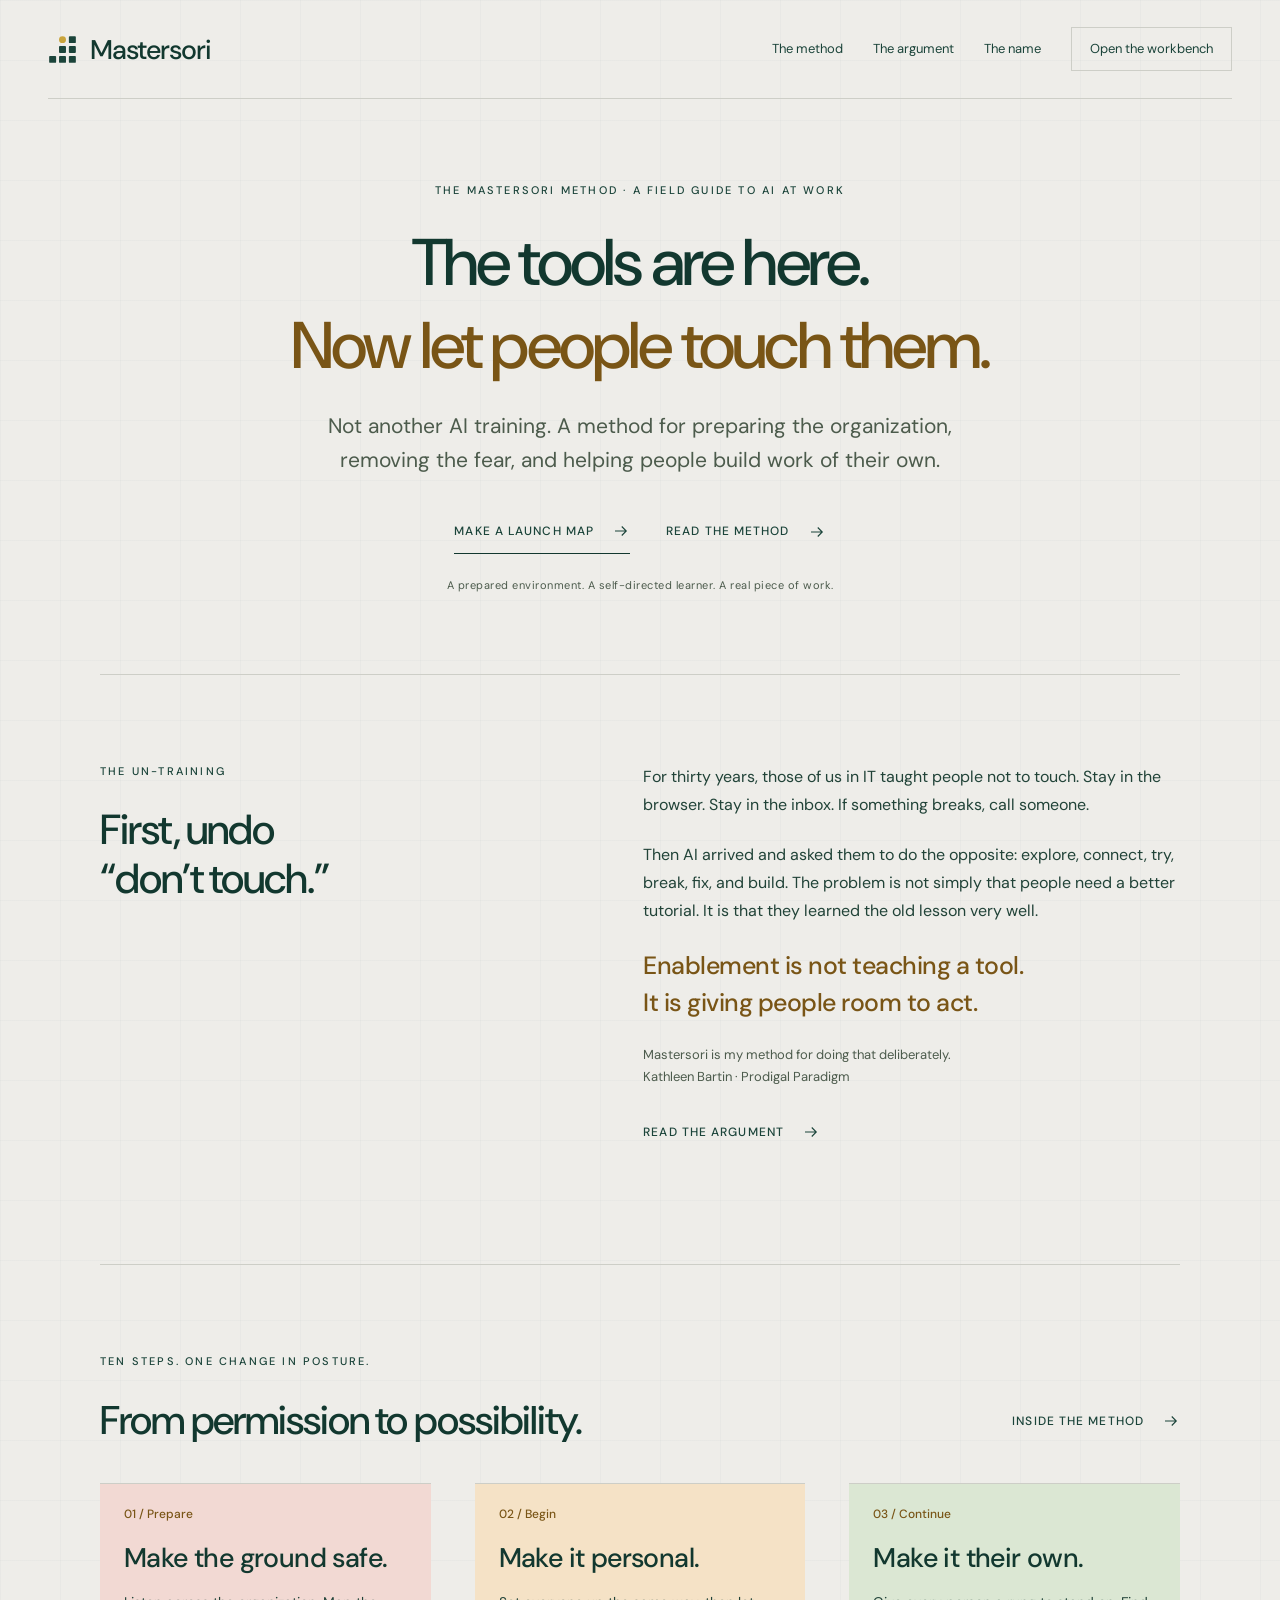
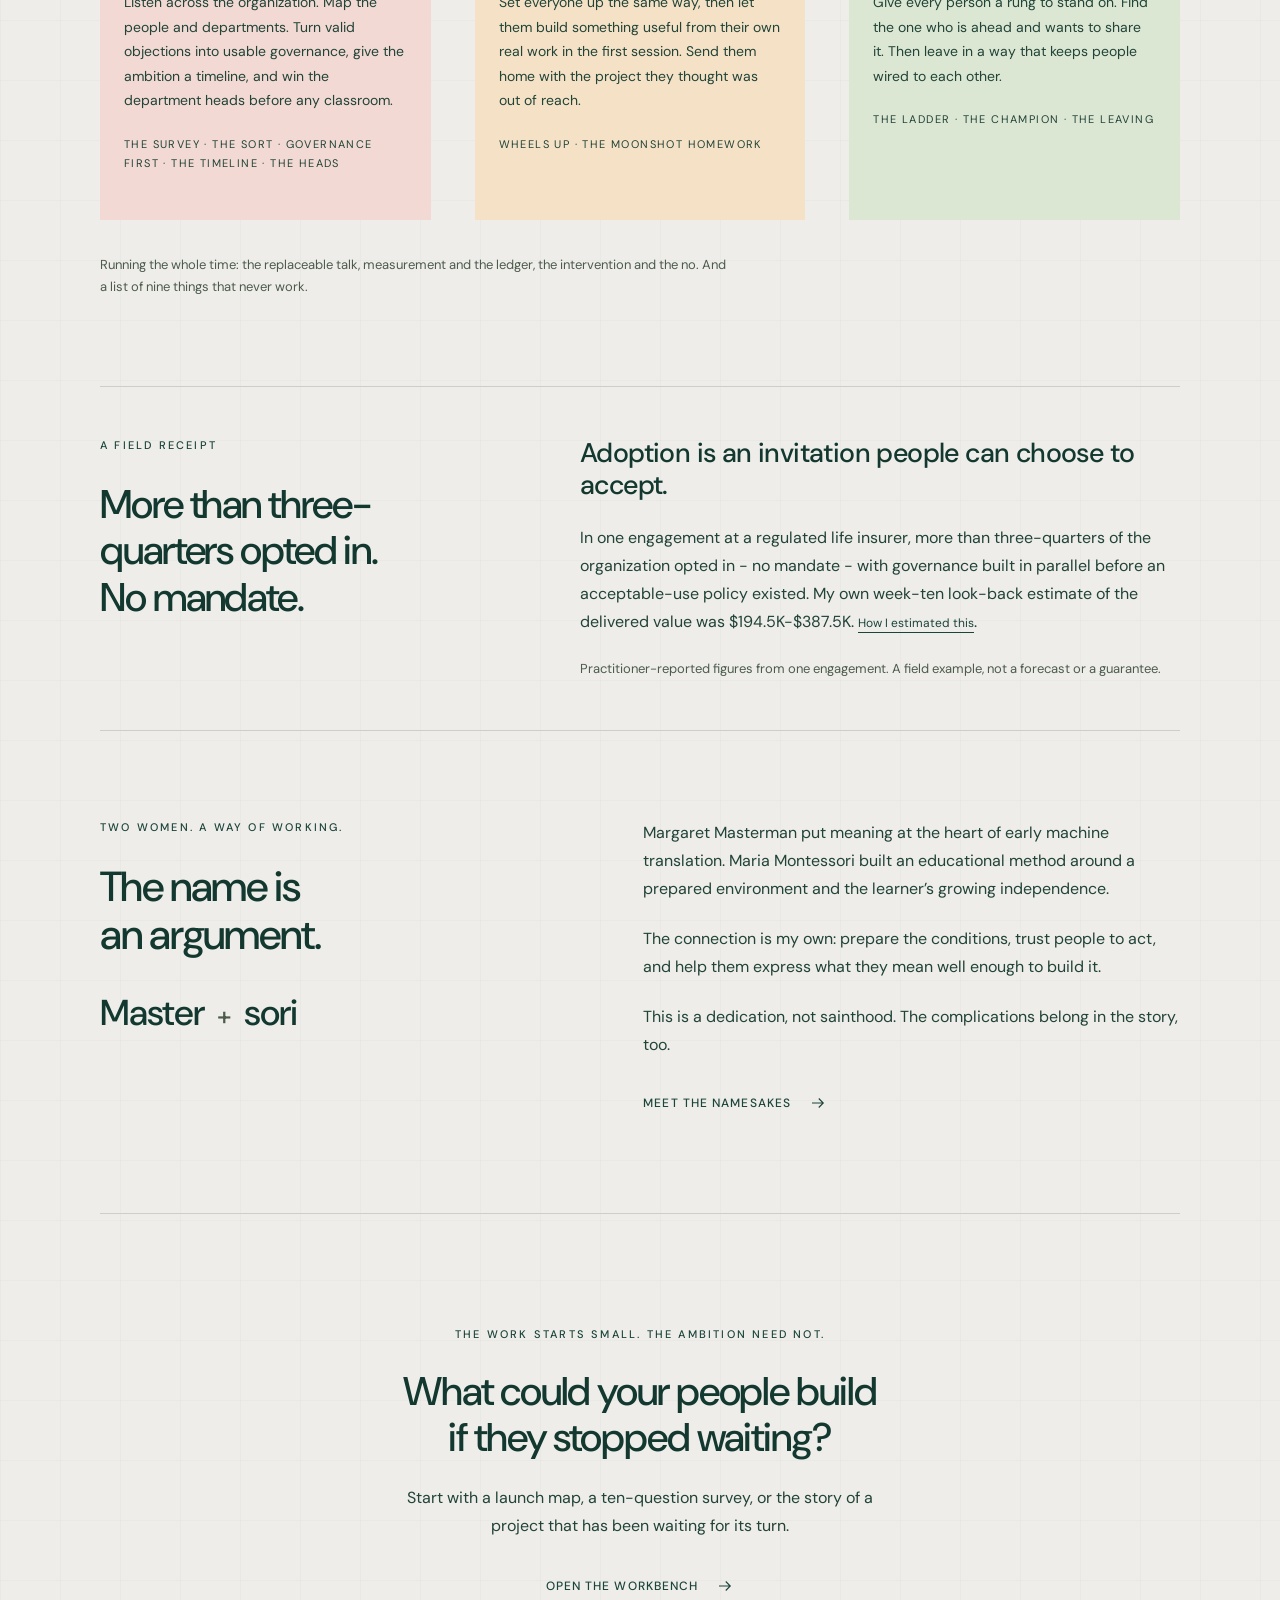
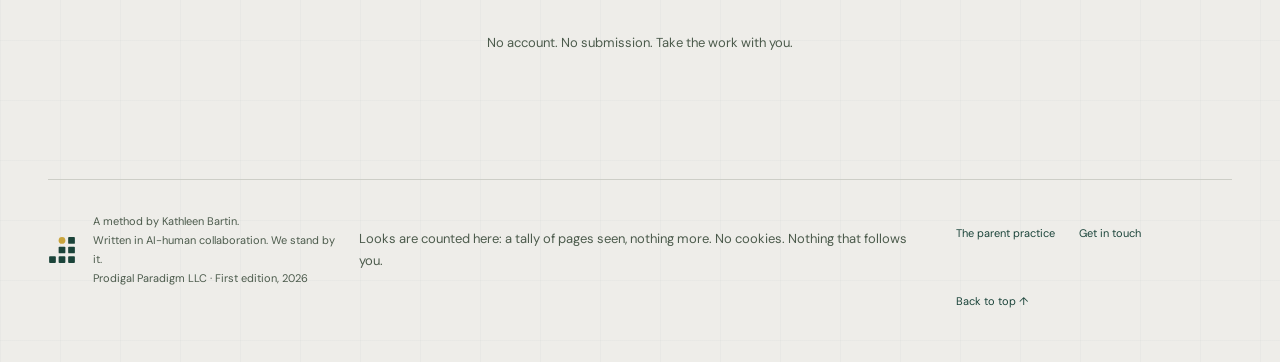
<file: index.html>
<!doctype html>
<html lang="en"><head>
<meta charset="utf-8">
<meta name="viewport" content="width=device-width, initial-scale=1">
<meta name="theme-color" content="#eeede9">
<title>Mastersori · AI enablement, not another training.</title>
<meta name="description" content="A human-first method for AI adoption. Prepare the environment, remove the fear, and help people build work of their own.">
<meta name="author" content="Kathleen Bartin">
<link rel="canonical" href="https://mastersori.com/">
<meta property="og:title" content="Mastersori · AI enablement, not another training.">
<meta property="og:description" content="A human-first method for AI adoption. Prepare the environment, remove the fear, and help people build work of their own.">
<meta property="og:type" content="website">
<meta property="og:url" content="https://mastersori.com/">
<meta property="og:site_name" content="Mastersori">
<meta property="og:image" content="https://mastersori.com/assets/og-card.png">
<meta property="og:image:width" content="1200">
<meta property="og:image:height" content="630">
<meta property="og:image:alt" content="Mastersori. The tools are here. Now let people touch them.">
<meta name="twitter:card" content="summary_large_image">
<meta name="twitter:image" content="https://mastersori.com/assets/og-card.png">
<link rel="icon" href="assets/logomark-simplified.svg" type="image/svg+xml">
<link rel="apple-touch-icon" href="assets/apple-touch-icon.png">
<link rel="preconnect" href="https://fonts.googleapis.com">
<link rel="preconnect" href="https://fonts.gstatic.com" crossorigin>
<link rel="stylesheet" href="https://fonts.googleapis.com/css2?family=DM+Sans:wght@400;500;600&amp;display=swap">
<link rel="stylesheet" href="styles.css?v=20261120c">
<script src="app.js?v=20261120c" defer></script>
<script type="application/ld+json">
{
  "@context": "https://schema.org",
  "@graph": [
    {
      "@type": "WebSite",
      "@id": "https://mastersori.com/#website",
      "name": "Mastersori",
      "alternateName": "The Mastersori Method",
      "url": "https://mastersori.com/",
      "publisher": {
        "@id": "https://mastersori.com/#org"
      },
      "author": {
        "@id": "https://mastersori.com/#kathleen"
      },
      "inLanguage": "en"
    },
    {
      "@type": "Person",
      "@id": "https://mastersori.com/#kathleen",
      "name": "Kathleen Bartin",
      "jobTitle": "AI Adoption Strategist",
      "url": "https://www.prodigalparadigm.com/",
      "sameAs": [
        "https://www.prodigalparadigm.com/",
        "https://www.linkedin.com/in/kathleen-bartin"
      ],
      "worksFor": {
        "@id": "https://mastersori.com/#org"
      }
    },
    {
      "@type": "Organization",
      "@id": "https://mastersori.com/#org",
      "name": "Prodigal Paradigm LLC",
      "url": "https://www.prodigalparadigm.com/",
      "founder": {
        "@id": "https://mastersori.com/#kathleen"
      }
    },
    {
      "@type": "CreativeWork",
      "@id": "https://mastersori.com/#method",
      "name": "The Mastersori Method",
      "alternateName": "The Un-Training",
      "description": "A human-first method for rolling out AI across a workforce: prepare the organization, remove the fear, and help people build work of their own.",
      "author": {
        "@id": "https://mastersori.com/#kathleen"
      },
      "publisher": {
        "@id": "https://mastersori.com/#org"
      },
      "url": "https://mastersori.com/method.html",
      "datePublished": "2026-11-17",
      "inLanguage": "en"
    }
  ]
}
</script>
</head>
<body id="top"><a class="skip" href="#main">Skip to content</a><header class="site-header"><a class="brand" href="index.html" aria-label="Mastersori home"><img src="assets/logomark.svg" width="29" height="29" alt=""><span class="brand-name">Mastersori</span></a><button class="menu-button" aria-expanded="false" aria-controls="main-nav" type="button">Menu</button><nav class="nav" id="main-nav" aria-label="Main navigation"><a href="method.html">The method</a><a href="argument.html">The argument</a><a href="dedication.html">The name</a><a href="workbench.html">Open the workbench</a></nav></header>

<main id="main">
<section class="hero"><p class="eyebrow">The Mastersori Method · A field guide to AI at work</p><h1>The tools are here. <span class="turn">Now let people touch them.</span></h1><p class="lede">Not another AI training. A method for preparing the organization, removing the fear, and helping people build work of their own.</p><div class="hero-actions"><a class="text-link" href="workbench.html">Make a launch map<svg viewBox="0 0 24 24" aria-hidden="true"><path d="M4 12h15m-6-6 6 6-6 6"/></svg></a><a class="text-link" href="method.html">Read the method<svg viewBox="0 0 24 24" aria-hidden="true"><path d="M4 12h15m-6-6 6 6-6 6"/></svg></a></div><p class="hero-foot">A prepared environment. A self-directed learner. A real piece of work.</p></section>
<div class="wrap">
<section class="section intro-grid"><div><p class="eyebrow">The un-training</p><h2>First, undo <br>“don’t touch.”</h2></div><div class="prose"><p>For thirty years, those of us in IT taught people not to touch. Stay in the browser. Stay in the inbox. If something breaks, call someone.</p><p>Then AI arrived and asked them to do the opposite: explore, connect, try, break, fix, and build. The problem is not simply that people need a better tutorial. It is that they learned the old lesson very well.</p><p class="quote">Enablement is not teaching a tool. <br>It is giving people room to act.</p><p class="small muted">Mastersori is my method for doing that deliberately. <br>Kathleen Bartin · Prodigal Paradigm</p><p><a class="text-link" href="argument.html">Read the argument<svg viewBox="0 0 24 24" aria-hidden="true"><path d="M4 12h15m-6-6 6 6-6 6"/></svg></a></p></div></section>
<section class="section"><div class="section-top"><div><p class="eyebrow">Ten steps. One change in posture.</p><h2>From permission to possibility.</h2></div><a class="text-link" href="method.html">Inside the method<svg viewBox="0 0 24 24" aria-hidden="true"><path d="M4 12h15m-6-6 6 6-6 6"/></svg></a></div><div class="movements"><article class="movement m-prepare"><span class="number">01 / Prepare</span><h3><a class="card-link" href="method.html#survey">Make the ground safe.</a></h3><p>Listen across the organization. Map the people and departments. Turn valid objections into usable governance, give the ambition a timeline, and win the department heads before any classroom.</p><p class="small">The survey · The sort · Governance first · The timeline · The heads</p></article><article class="movement m-begin"><span class="number">02 / Begin</span><h3><a class="card-link" href="method.html#session">Make it personal.</a></h3><p>Set everyone up the same way, then let them build something useful from their own real work in the first session. Send them home with the project they thought was out of reach.</p><p class="small">Wheels up · The moonshot homework</p></article><article class="movement m-continue"><span class="number">03 / Continue</span><h3><a class="card-link" href="method.html#ladder">Make it their own.</a></h3><p>Give every person a rung to stand on. Find the one who is ahead and wants to share it. Then leave in a way that keeps people wired to each other.</p><p class="small">The ladder · The champion · The leaving</p></article></div><p class="small muted running-line">Running the whole time: the replaceable talk, measurement and the ledger, the intervention and the no. And a list of nine things that never work.</p></section>
<section class="receipt" aria-labelledby="receipt-title"><div><p class="eyebrow" id="receipt-title">A field receipt</p><p class="receipt-statement">More than three-quarters opted in. <br>No mandate.</p></div><div><h3>Adoption is an invitation people can choose to accept.</h3><p>In one engagement at a regulated life insurer, more than three-quarters of the organization opted in - no mandate - with governance built in parallel before an acceptable-use policy existed. My own week-ten look-back estimate of the delivered value was $194.5K-$387.5K. <a class="sources-inline" href="method.html#measurement">How I estimated this</a>.</p><p class="small muted">Practitioner-reported figures from one engagement. A field example, not a forecast or a guarantee.</p></div></section>
<section class="section intro-grid no-rule"><div><p class="eyebrow">Two women. A way of working.</p><h2>The name is <br>an argument.</h2><div class="name-equation">Master<span>+</span>sori</div></div><div class="prose"><p>Margaret Masterman put meaning at the heart of early machine translation. Maria Montessori built an educational method around a prepared environment and the learner’s growing independence.</p><p>The connection is my own: prepare the conditions, trust people to act, and help them express what they mean well enough to build it.</p><p>This is a dedication, not sainthood. The complications belong in the story, too.</p><a class="text-link" href="dedication.html">Meet the namesakes<svg viewBox="0 0 24 24" aria-hidden="true"><path d="M4 12h15m-6-6 6 6-6 6"/></svg></a></div></section>
<hr class="rule">
<section class="closing"><p class="eyebrow">The work starts small. The ambition need not.</p><h2>What could your people build <br>if they stopped waiting?</h2><p>Start with a launch map, a ten-question survey, or the story of a project that has been waiting for its turn.</p><a class="text-link" href="workbench.html">Open the workbench<svg viewBox="0 0 24 24" aria-hidden="true"><path d="M4 12h15m-6-6 6 6-6 6"/></svg></a><p class="small muted">No account. No submission. Take the work with you.</p></section>
</div></main>
<footer class="site-footer"><div class="footer-left"><img src="assets/logomark.svg" width="28" height="28" alt="" aria-hidden="true"><p>A method by Kathleen Bartin. <br>Written in AI-human collaboration. We stand by it. <br>Prodigal Paradigm LLC · First edition, 2026</p><p class="small muted">Looks are counted here: a tally of pages seen, nothing more. No cookies. Nothing that follows you.</p></div><nav class="footer-links" aria-label="Footer navigation"><a href="https://www.prodigalparadigm.com">The parent practice</a><a href="mailto:kathleen@prodigalparadigm.com?subject=Mastersori%20conversation">Get in touch</a><a href="#top">Back to top ↑</a></nav></footer><!-- LOOKS counter: stores nothing but a count. No cookies, no storage, no third-party script.
     Silent on any failure - a counter must never break or slow the page it counts. -->
<script>try{navigator.sendBeacon&&navigator.sendBeacon("https://mhzitp8tad.execute-api.us-east-1.amazonaws.com/look?p="+encodeURIComponent(location.pathname))}catch(e){}</script>
</body></html>
</file>
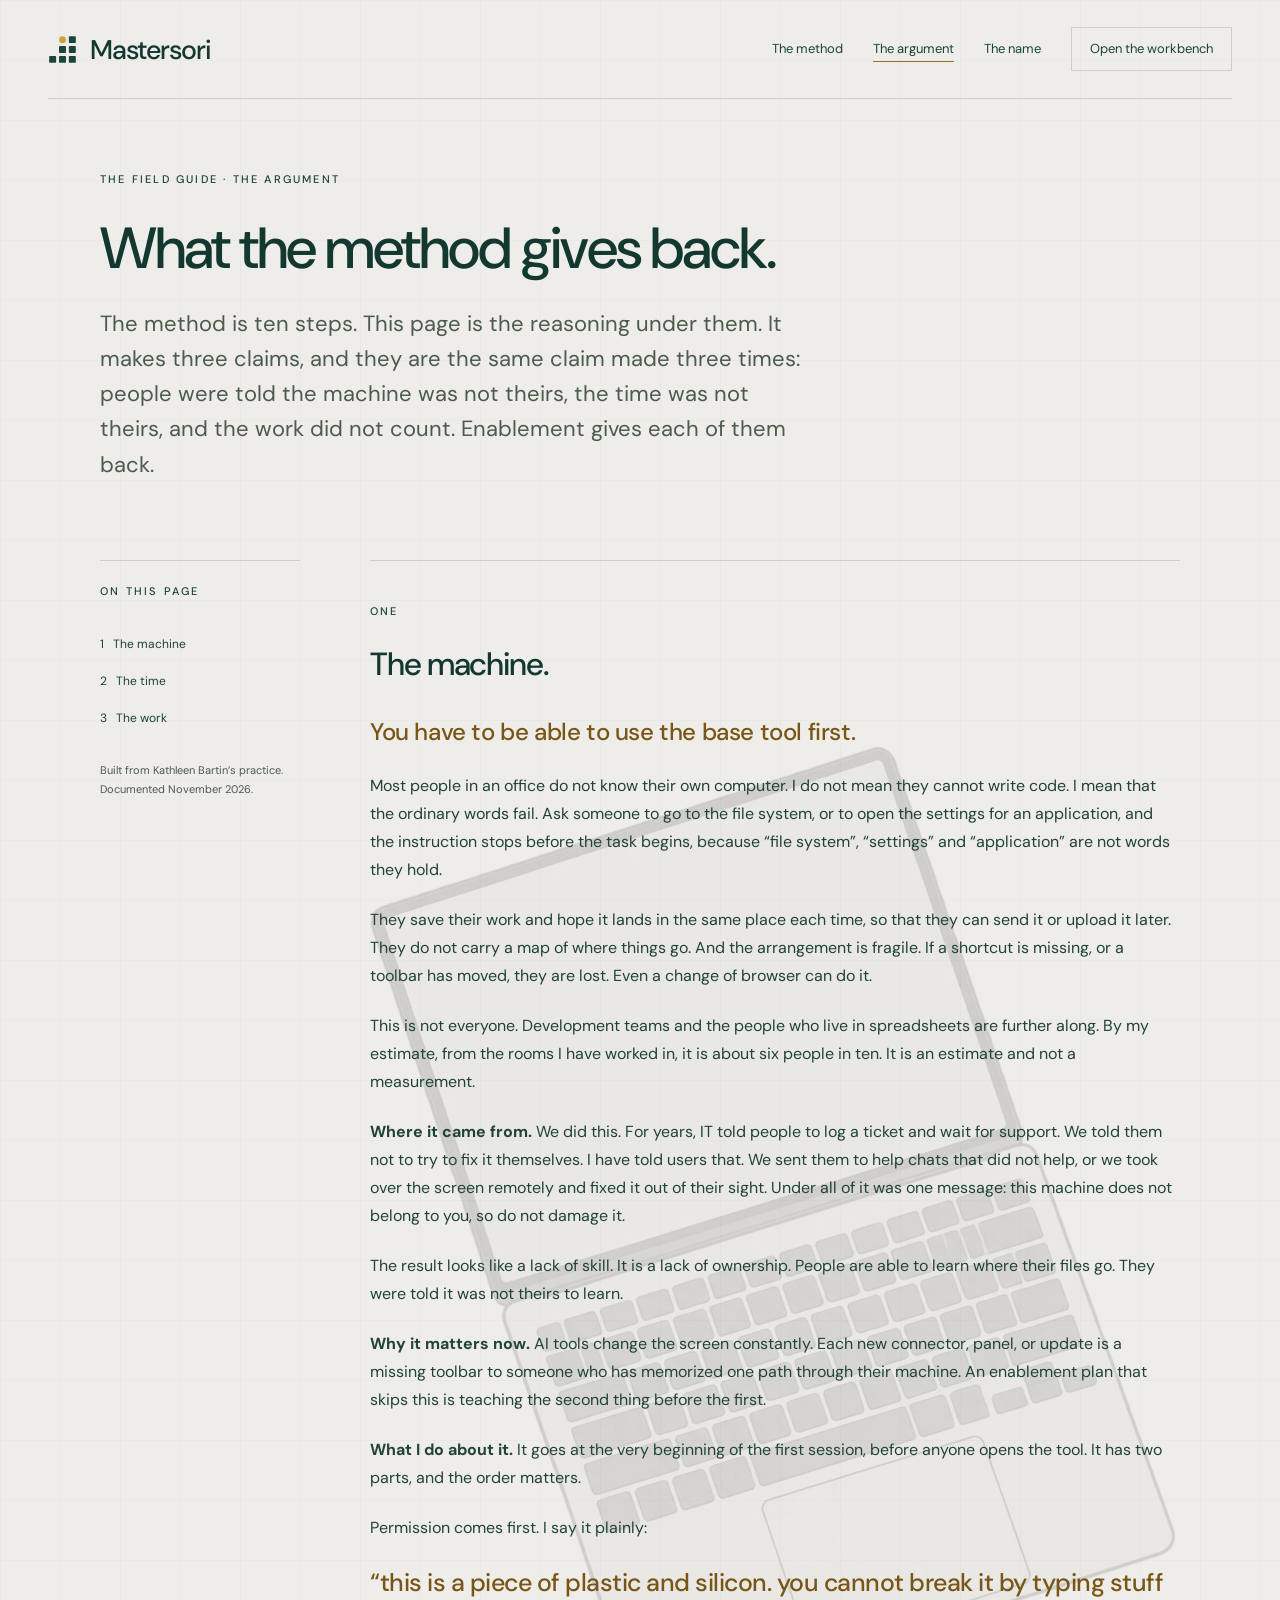
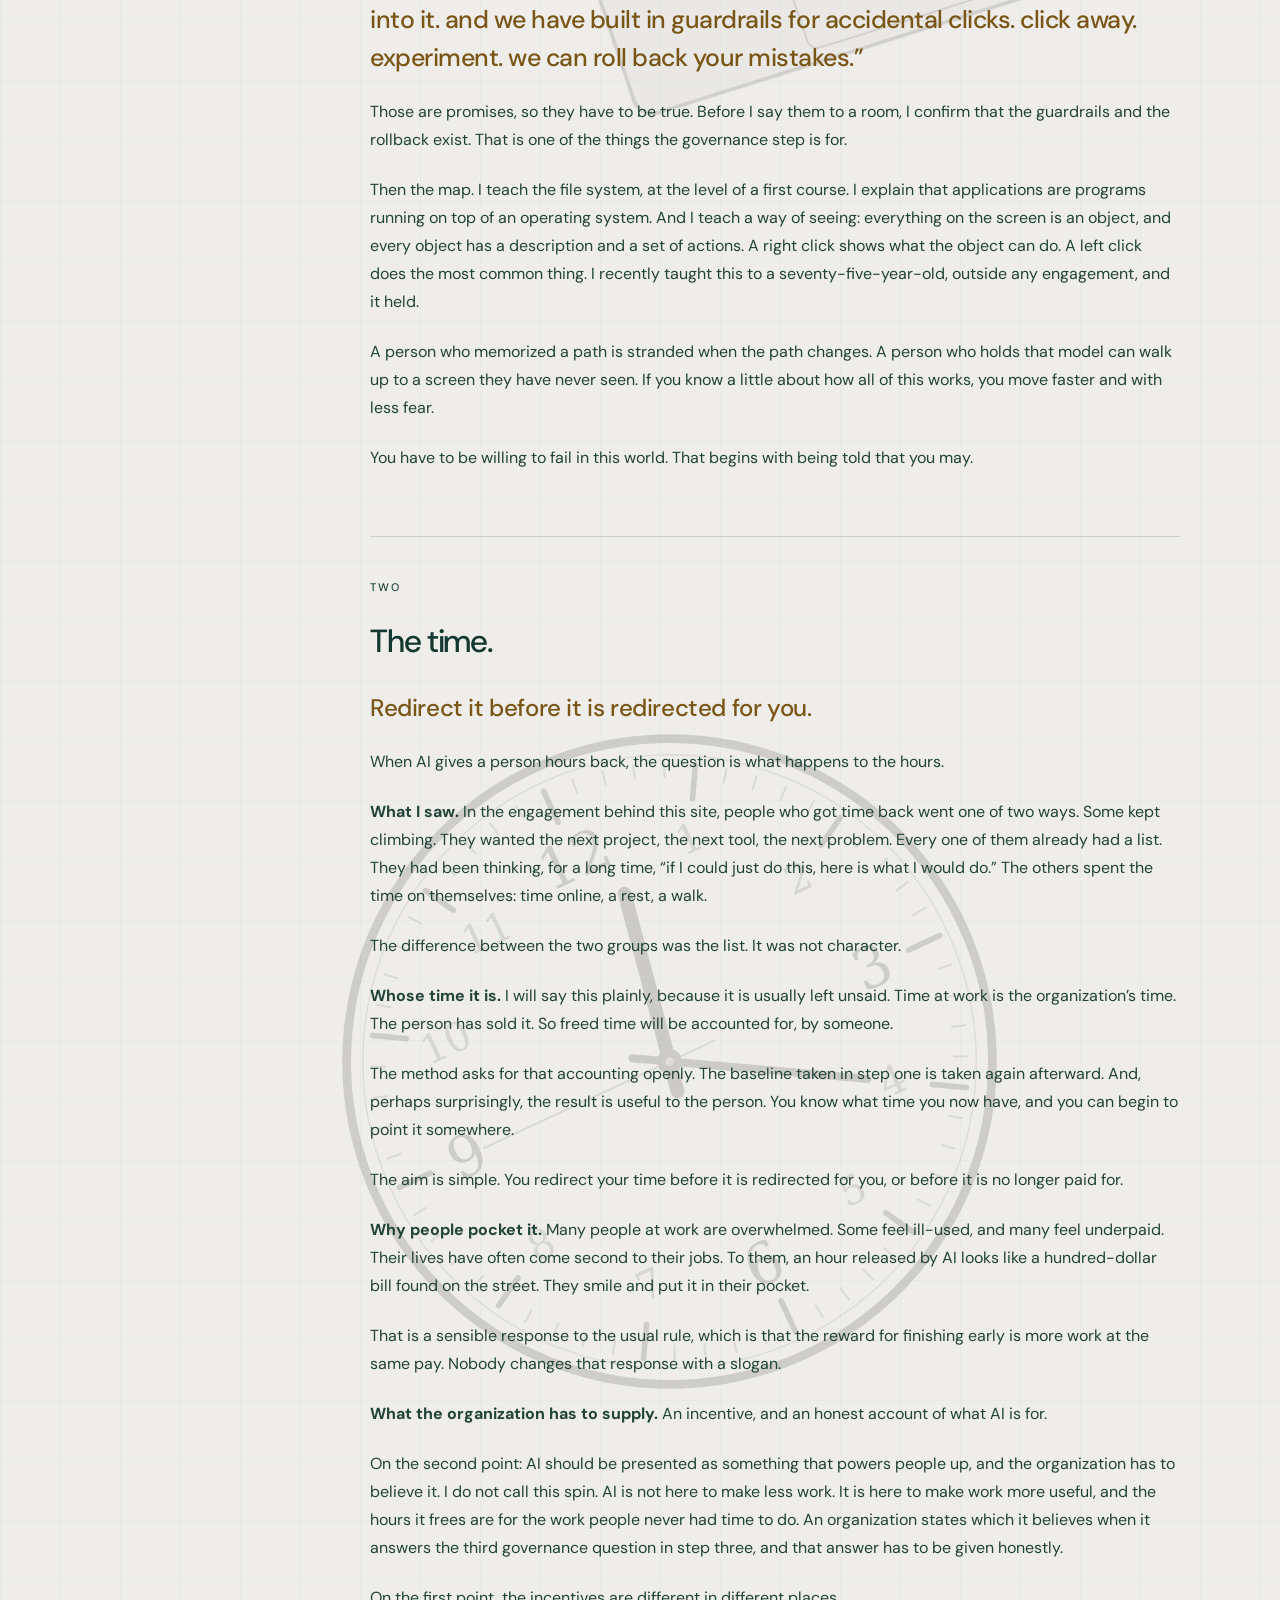
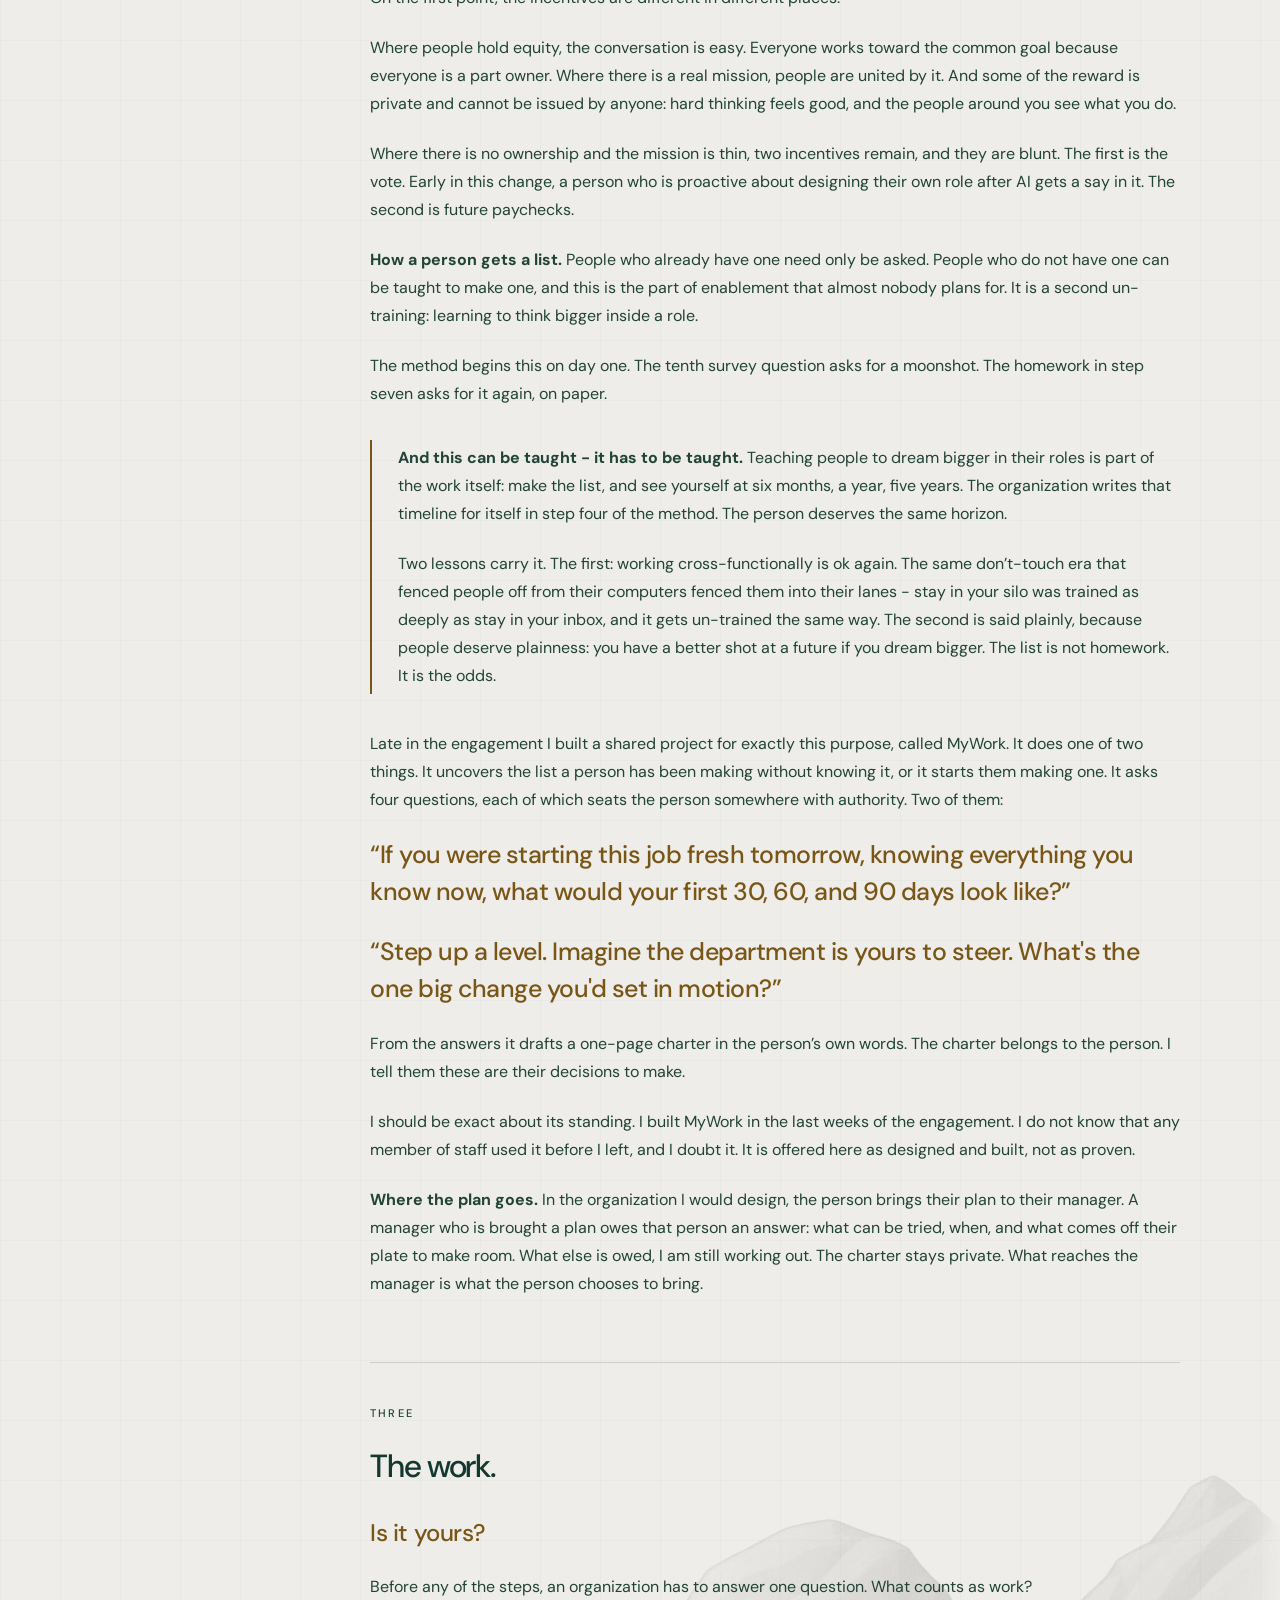
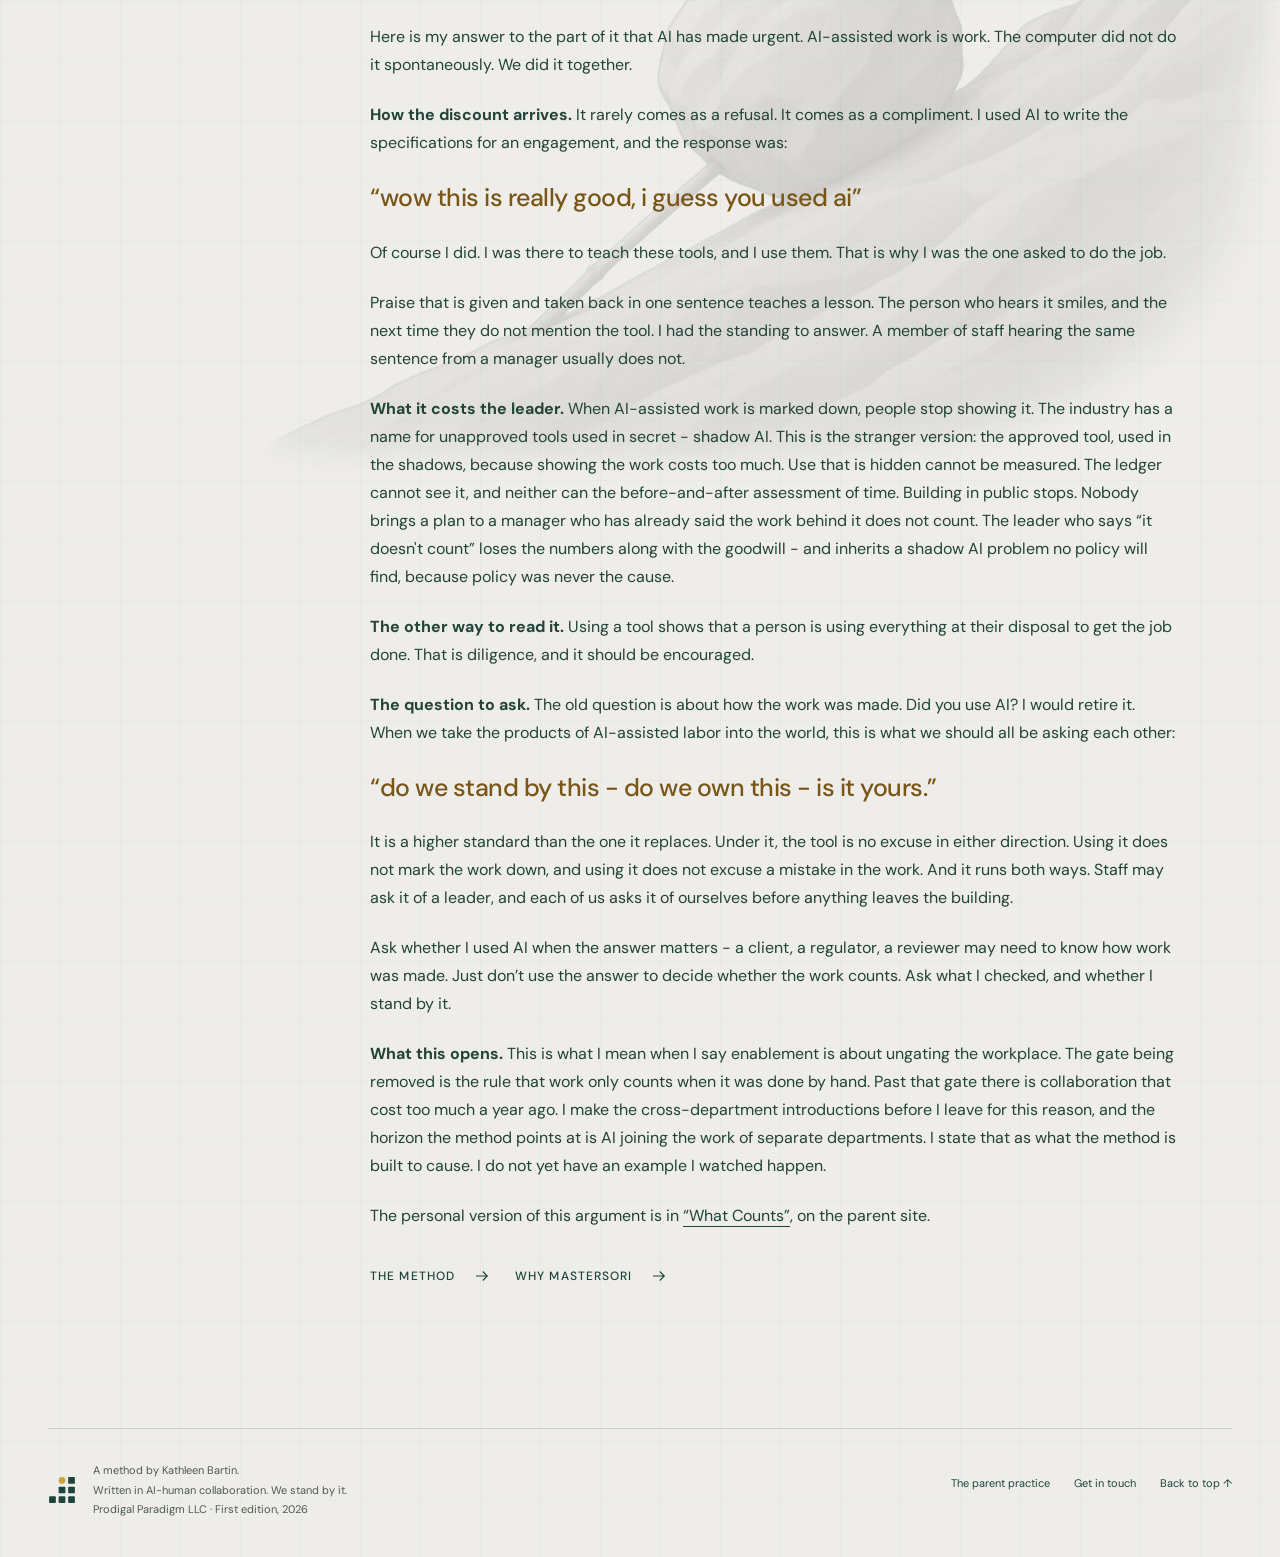
<file: argument.html>
<!doctype html>
<html lang="en"><head>
<meta charset="utf-8">
<meta name="viewport" content="width=device-width, initial-scale=1">
<meta name="theme-color" content="#eeede9">
<title>The argument · Mastersori</title>
<meta name="description" content="The reasoning under the Mastersori Method: people were told the machine was not theirs, the time was not theirs, and the work did not count. Enablement gives each of them back.">
<meta name="author" content="Kathleen Bartin">
<link rel="canonical" href="https://mastersori.com/argument.html">
<meta property="og:title" content="The argument · Mastersori">
<meta property="og:description" content="The reasoning under the Mastersori Method: people were told the machine was not theirs, the time was not theirs, and the work did not count. Enablement gives each of them back.">
<meta property="og:type" content="article">
<meta property="og:url" content="https://mastersori.com/argument.html">
<meta property="og:site_name" content="Mastersori">
<meta property="og:image" content="https://mastersori.com/assets/og-card.png">
<meta property="og:image:width" content="1200">
<meta property="og:image:height" content="630">
<meta property="og:image:alt" content="Mastersori. The tools are here. Now let people touch them.">
<meta name="twitter:card" content="summary_large_image">
<meta name="twitter:image" content="https://mastersori.com/assets/og-card.png">
<link rel="icon" href="assets/logomark-simplified.svg" type="image/svg+xml">
<link rel="apple-touch-icon" href="assets/apple-touch-icon.png">
<link rel="preconnect" href="https://fonts.googleapis.com">
<link rel="preconnect" href="https://fonts.gstatic.com" crossorigin>
<link rel="stylesheet" href="https://fonts.googleapis.com/css2?family=DM+Sans:wght@400;500;600&amp;display=swap">
<link rel="stylesheet" href="styles.css?v=20261120c">
<script src="app.js?v=20261120c" defer></script>
<script type="application/ld+json">
{
  "@context": "https://schema.org",
  "@graph": [
    {
      "@type": "Article",
      "@id": "https://mastersori.com/argument.html#article",
      "headline": "What the method gives back: the argument under the Mastersori Method",
      "description": "The reasoning under the Mastersori Method: people were told the machine was not theirs, the time was not theirs, and the work did not count. Enablement gives each of them back.",
      "url": "https://mastersori.com/argument.html",
      "mainEntityOfPage": "https://mastersori.com/argument.html",
      "author": {
        "@id": "https://mastersori.com/#kathleen"
      },
      "publisher": {
        "@id": "https://mastersori.com/#org"
      },
      "isPartOf": {
        "@id": "https://mastersori.com/#website"
      },
      "datePublished": "2026-11-17",
      "dateModified": "2026-11-20",
      "inLanguage": "en",
      "about": {
        "@id": "https://mastersori.com/#method"
      },
      "image": "https://mastersori.com/assets/og-card.png"
    },
    {
      "@type": "Person",
      "@id": "https://mastersori.com/#kathleen",
      "name": "Kathleen Bartin",
      "jobTitle": "AI Adoption Strategist",
      "url": "https://www.prodigalparadigm.com/",
      "sameAs": [
        "https://www.prodigalparadigm.com/",
        "https://www.linkedin.com/in/kathleen-bartin"
      ],
      "worksFor": {
        "@id": "https://mastersori.com/#org"
      }
    },
    {
      "@type": "Organization",
      "@id": "https://mastersori.com/#org",
      "name": "Prodigal Paradigm LLC",
      "url": "https://www.prodigalparadigm.com/",
      "founder": {
        "@id": "https://mastersori.com/#kathleen"
      }
    },
    {
      "@type": "WebSite",
      "@id": "https://mastersori.com/#website",
      "name": "Mastersori",
      "alternateName": "The Mastersori Method",
      "url": "https://mastersori.com/",
      "publisher": {
        "@id": "https://mastersori.com/#org"
      },
      "author": {
        "@id": "https://mastersori.com/#kathleen"
      },
      "inLanguage": "en"
    },
    {
      "@type": "CreativeWork",
      "@id": "https://mastersori.com/#method",
      "name": "The Mastersori Method",
      "alternateName": "The Un-Training",
      "description": "A human-first method for rolling out AI across a workforce: prepare the organization, remove the fear, and help people build work of their own.",
      "author": {
        "@id": "https://mastersori.com/#kathleen"
      },
      "publisher": {
        "@id": "https://mastersori.com/#org"
      },
      "url": "https://mastersori.com/method.html",
      "datePublished": "2026-11-17",
      "inLanguage": "en"
    }
  ]
}
</script>
</head>
<body id="top"><a class="skip" href="#main">Skip to content</a><header class="site-header"><a class="brand" href="index.html" aria-label="Mastersori home"><img src="assets/logomark.svg" width="29" height="29" alt=""><span class="brand-name">Mastersori</span></a><button class="menu-button" aria-expanded="false" aria-controls="main-nav" type="button">Menu</button><nav class="nav" id="main-nav" aria-label="Main navigation"><a href="method.html">The method</a><a href="argument.html" aria-current="page">The argument</a><a href="dedication.html">The name</a><a href="workbench.html">Open the workbench</a></nav></header>

<main id="main" class="wrap"><header class="article-head"><p class="eyebrow">The field guide · The argument</p><h1>What the method gives back.</h1><p class="lede">The method is ten steps. This page is the reasoning under them. It makes three claims, and they are the same claim made three times: people were told the machine was not theirs, the time was not theirs, and the work did not count. Enablement gives each of them back.</p></header><div class="article-layout"><aside class="contents"><p class="eyebrow">On this page</p><ol><li><a href="#machine">1 &nbsp; The machine</a></li><li><a href="#time">2 &nbsp; The time</a></li><li><a href="#work">3 &nbsp; The work</a></li></ol><p class="small muted">Built from Kathleen Bartin’s practice. <br>Documented November 2026.</p></aside><article class="article-body">

<section class="person marked" id="machine"><img class="watermark watermark-machine" src="assets/wm-laptop.webp" width="1400" height="1048" alt="" aria-hidden="true" loading="lazy"><p class="eyebrow">One</p><h2>The machine.</h2>
<p class="principle">You have to be able to use the base tool first.</p>
<p>Most people in an office do not know their own computer. I do not mean they cannot write code. I mean that the ordinary words fail. Ask someone to go to the file system, or to open the settings for an application, and the instruction stops before the task begins, because “file system”, “settings” and “application” are not words they hold.</p>
<p>They save their work and hope it lands in the same place each time, so that they can send it or upload it later. They do not carry a map of where things go. And the arrangement is fragile. If a shortcut is missing, or a toolbar has moved, they are lost. Even a change of browser can do it.</p>
<p>This is not everyone. Development teams and the people who live in spreadsheets are further along. By my estimate, from the rooms I have worked in, it is about six people in ten. It is an estimate and not a measurement.</p>
<p><strong>Where it came from.</strong> We did this. For years, IT told people to log a ticket and wait for support. We told them not to try to fix it themselves. I have told users that. We sent them to help chats that did not help, or we took over the screen remotely and fixed it out of their sight. Under all of it was one message: this machine does not belong to you, so do not damage it.</p>
<p>The result looks like a lack of skill. It is a lack of ownership. People are able to learn where their files go. They were told it was not theirs to learn.</p>
<p><strong>Why it matters now.</strong> AI tools change the screen constantly. Each new connector, panel, or update is a missing toolbar to someone who has memorized one path through their machine. An enablement plan that skips this is teaching the second thing before the first.</p>
<p><strong>What I do about it.</strong> It goes at the very beginning of the first session, before anyone opens the tool. It has two parts, and the order matters.</p>
<p>Permission comes first. I say it plainly:</p>
<p class="quote">“this is a piece of plastic and silicon. you cannot break it by typing stuff into it. and we have built in guardrails for accidental clicks. click away. experiment. we can roll back your mistakes.”</p>
<p>Those are promises, so they have to be true. Before I say them to a room, I confirm that the guardrails and the rollback exist. That is one of the things the governance step is for.</p>
<p>Then the map. I teach the file system, at the level of a first course. I explain that applications are programs running on top of an operating system. And I teach a way of seeing: everything on the screen is an object, and every object has a description and a set of actions. A right click shows what the object can do. A left click does the most common thing. I recently taught this to a seventy-five-year-old, outside any engagement, and it held.</p>
<p>A person who memorized a path is stranded when the path changes. A person who holds that model can walk up to a screen they have never seen. If you know a little about how all of this works, you move faster and with less fear.</p>
<p>You have to be willing to fail in this world. That begins with being told that you may.</p></section>

<section class="person marked" id="time"><img class="watermark watermark-time" src="assets/wm-clock.webp" width="1200" height="1200" alt="" aria-hidden="true" loading="lazy"><p class="eyebrow">Two</p><h2>The time.</h2>
<p class="principle">Redirect it before it is redirected for you.</p>
<p>When AI gives a person hours back, the question is what happens to the hours.</p>
<p><strong>What I saw.</strong> In the engagement behind this site, people who got time back went one of two ways. Some kept climbing. They wanted the next project, the next tool, the next problem. Every one of them already had a list. They had been thinking, for a long time, “if I could just do this, here is what I would do.” The others spent the time on themselves: time online, a rest, a walk.</p>
<p>The difference between the two groups was the list. It was not character.</p>
<p><strong>Whose time it is.</strong> I will say this plainly, because it is usually left unsaid. Time at work is the organization’s time. The person has sold it. So freed time will be accounted for, by someone.</p>
<p>The method asks for that accounting openly. The baseline taken in step one is taken again afterward. And, perhaps surprisingly, the result is useful to the person. You know what time you now have, and you can begin to point it somewhere.</p>
<p>The aim is simple. You redirect your time before it is redirected for you, or before it is no longer paid for.</p>
<p><strong>Why people pocket it.</strong> Many people at work are overwhelmed. Some feel ill-used, and many feel underpaid. Their lives have often come second to their jobs. To them, an hour released by AI looks like a hundred-dollar bill found on the street. They smile and put it in their pocket.</p>
<p>That is a sensible response to the usual rule, which is that the reward for finishing early is more work at the same pay. Nobody changes that response with a slogan.</p>
<p><strong>What the organization has to supply.</strong> An incentive, and an honest account of what AI is for.</p>
<p>On the second point: AI should be presented as something that powers people up, and the organization has to believe it. I do not call this spin. AI is not here to make less work. It is here to make work more useful, and the hours it frees are for the work people never had time to do. An organization states which it believes when it answers the third governance question in step three, and that answer has to be given honestly.</p>
<p>On the first point, the incentives are different in different places.</p>
<p>Where people hold equity, the conversation is easy. Everyone works toward the common goal because everyone is a part owner. Where there is a real mission, people are united by it. And some of the reward is private and cannot be issued by anyone: hard thinking feels good, and the people around you see what you do.</p>
<p>Where there is no ownership and the mission is thin, two incentives remain, and they are blunt. The first is the vote. Early in this change, a person who is proactive about designing their own role after AI gets a say in it. The second is future paychecks.</p>
<p><strong>How a person gets a list.</strong> People who already have one need only be asked. People who do not have one can be taught to make one, and this is the part of enablement that almost nobody plans for. It is a second un-training: learning to think bigger inside a role.</p>
<p>The method begins this on day one. The tenth survey question asks for a moonshot. The homework in step seven asks for it again, on paper.</p>
<div class="passage emphasis"><p><strong>And this can be taught - it has to be taught.</strong> Teaching people to dream bigger in their roles is part of the work itself: make the list, and see yourself at six months, a year, five years. The organization writes that timeline for itself in step four of the method. The person deserves the same horizon.</p>
<p>Two lessons carry it. The first: working cross-functionally is ok again. The same don’t-touch era that fenced people off from their computers fenced them into their lanes - stay in your silo was trained as deeply as stay in your inbox, and it gets un-trained the same way. The second is said plainly, because people deserve plainness: you have a better shot at a future if you dream bigger. The list is not homework. It is the odds.</p></div>
<p>Late in the engagement I built a shared project for exactly this purpose, called MyWork. It does one of two things. It uncovers the list a person has been making without knowing it, or it starts them making one. It asks four questions, each of which seats the person somewhere with authority. Two of them:</p>
<p class="quote">“If you were starting this job fresh tomorrow, knowing everything you know now, what would your first 30, 60, and 90 days look like?”</p>
<p class="quote">“Step up a level. Imagine the department is yours to steer. What's the one big change you'd set in motion?”</p>
<p>From the answers it drafts a one-page charter in the person’s own words. The charter belongs to the person. I tell them these are their decisions to make.</p>
<p>I should be exact about its standing. I built MyWork in the last weeks of the engagement. I do not know that any member of staff used it before I left, and I doubt it. It is offered here as designed and built, not as proven.</p>
<p><strong>Where the plan goes.</strong> In the organization I would design, the person brings their plan to their manager. A manager who is brought a plan owes that person an answer: what can be tried, when, and what comes off their plate to make room. What else is owed, I am still working out. The charter stays private. What reaches the manager is what the person chooses to bring.</p></section>

<section class="person marked" id="work"><img class="watermark watermark-work" src="assets/wm-boulder.webp" width="1500" height="997" alt="" aria-hidden="true" loading="lazy"><p class="eyebrow">Three</p><h2>The work.</h2>
<p class="principle">Is it yours?</p>
<p>Before any of the steps, an organization has to answer one question. What counts as work?</p>
<p>Here is my answer to the part of it that AI has made urgent. AI-assisted work is work. The computer did not do it spontaneously. We did it together.</p>
<p><strong>How the discount arrives.</strong> It rarely comes as a refusal. It comes as a compliment. I used AI to write the specifications for an engagement, and the response was:</p>
<p class="quote">“wow this is really good, i guess you used ai”</p>
<p>Of course I did. I was there to teach these tools, and I use them. That is why I was the one asked to do the job.</p>
<p>Praise that is given and taken back in one sentence teaches a lesson. The person who hears it smiles, and the next time they do not mention the tool. I had the standing to answer. A member of staff hearing the same sentence from a manager usually does not.</p>
<p><strong>What it costs the leader.</strong> When AI-assisted work is marked down, people stop showing it. The industry has a name for unapproved tools used in secret - shadow AI. This is the stranger version: the approved tool, used in the shadows, because showing the work costs too much. Use that is hidden cannot be measured. The ledger cannot see it, and neither can the before-and-after assessment of time. Building in public stops. Nobody brings a plan to a manager who has already said the work behind it does not count. The leader who says “it doesn't count” loses the numbers along with the goodwill - and inherits a shadow AI problem no policy will find, because policy was never the cause.</p>
<p><strong>The other way to read it.</strong> Using a tool shows that a person is using everything at their disposal to get the job done. That is diligence, and it should be encouraged.</p>
<p><strong>The question to ask.</strong> The old question is about how the work was made. Did you use AI? I would retire it. When we take the products of AI-assisted labor into the world, this is what we should all be asking each other:</p>
<p class="quote">“do we stand by this - do we own this - is it yours.”</p>
<p>It is a higher standard than the one it replaces. Under it, the tool is no excuse in either direction. Using it does not mark the work down, and using it does not excuse a mistake in the work. And it runs both ways. Staff may ask it of a leader, and each of us asks it of ourselves before anything leaves the building.</p>
<p>Ask whether I used AI when the answer matters - a client, a regulator, a reviewer may need to know how work was made. Just don’t use the answer to decide whether the work counts. Ask what I checked, and whether I stand by it.</p>
<p><strong>What this opens.</strong> This is what I mean when I say enablement is about ungating the workplace. The gate being removed is the rule that work only counts when it was done by hand. Past that gate there is collaboration that cost too much a year ago. I make the cross-department introductions before I leave for this reason, and the horizon the method points at is AI joining the work of separate departments. I state that as what the method is built to cause. I do not yet have an example I watched happen.</p>
<p>The personal version of this argument is in <a href="https://www.prodigalparadigm.com/what-counts.html">“What Counts”</a>, on the parent site.</p>
<div class="actions"><a class="text-link" href="method.html">The method<svg viewBox="0 0 24 24" aria-hidden="true"><path d="M4 12h15m-6-6 6 6-6 6"/></svg></a><a class="text-link" href="dedication.html">Why Mastersori<svg viewBox="0 0 24 24" aria-hidden="true"><path d="M4 12h15m-6-6 6 6-6 6"/></svg></a></div></section></article></div></main>
<footer class="site-footer"><div class="footer-left"><img src="assets/logomark.svg" width="28" height="28" alt="" aria-hidden="true"><p>A method by Kathleen Bartin. <br>Written in AI-human collaboration. We stand by it. <br>Prodigal Paradigm LLC · First edition, 2026</p></div><nav class="footer-links" aria-label="Footer navigation"><a href="https://www.prodigalparadigm.com">The parent practice</a><a href="mailto:kathleen@prodigalparadigm.com?subject=Mastersori%20conversation">Get in touch</a><a href="#top">Back to top ↑</a></nav></footer><!-- LOOKS counter: stores nothing but a count. No cookies, no storage, no third-party script.
     Silent on any failure - a counter must never break or slow the page it counts. -->
<script>try{navigator.sendBeacon&&navigator.sendBeacon("https://mhzitp8tad.execute-api.us-east-1.amazonaws.com/look?p="+encodeURIComponent(location.pathname))}catch(e){}</script>
</body></html>
</file>
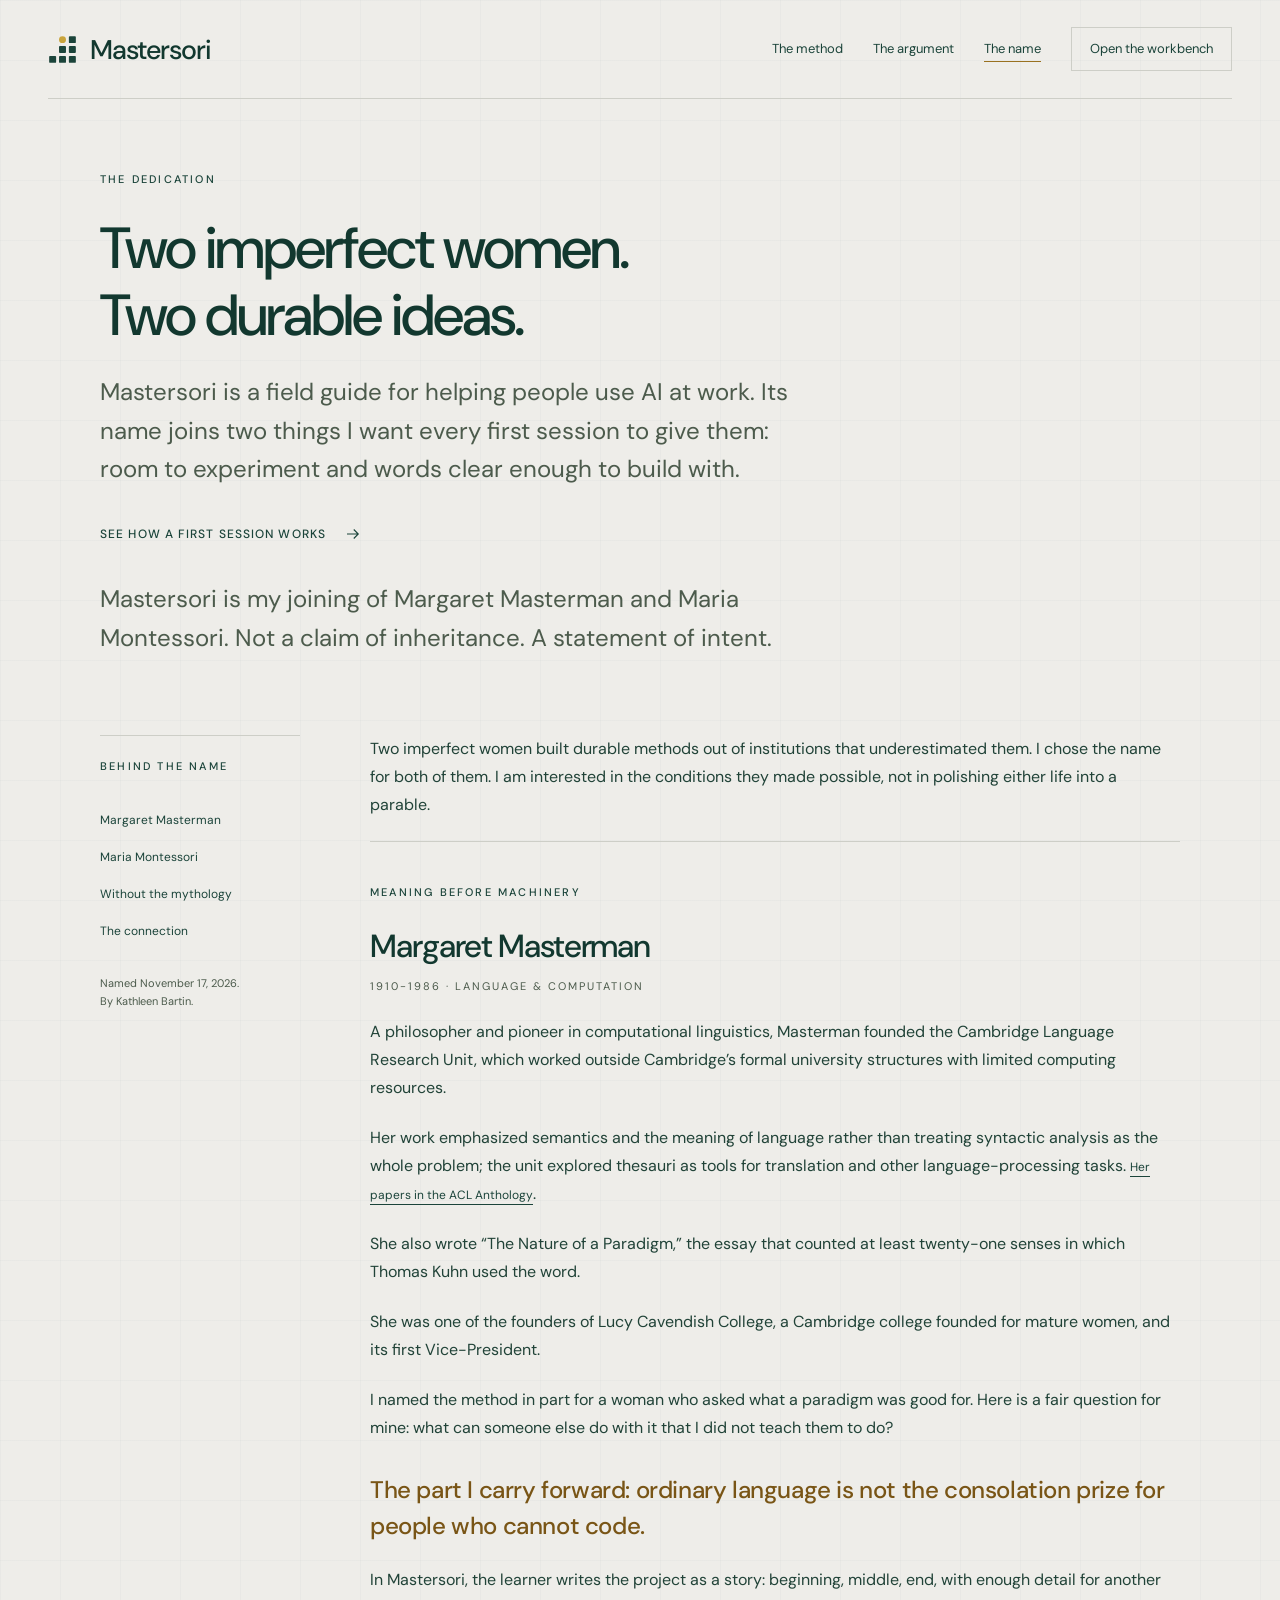
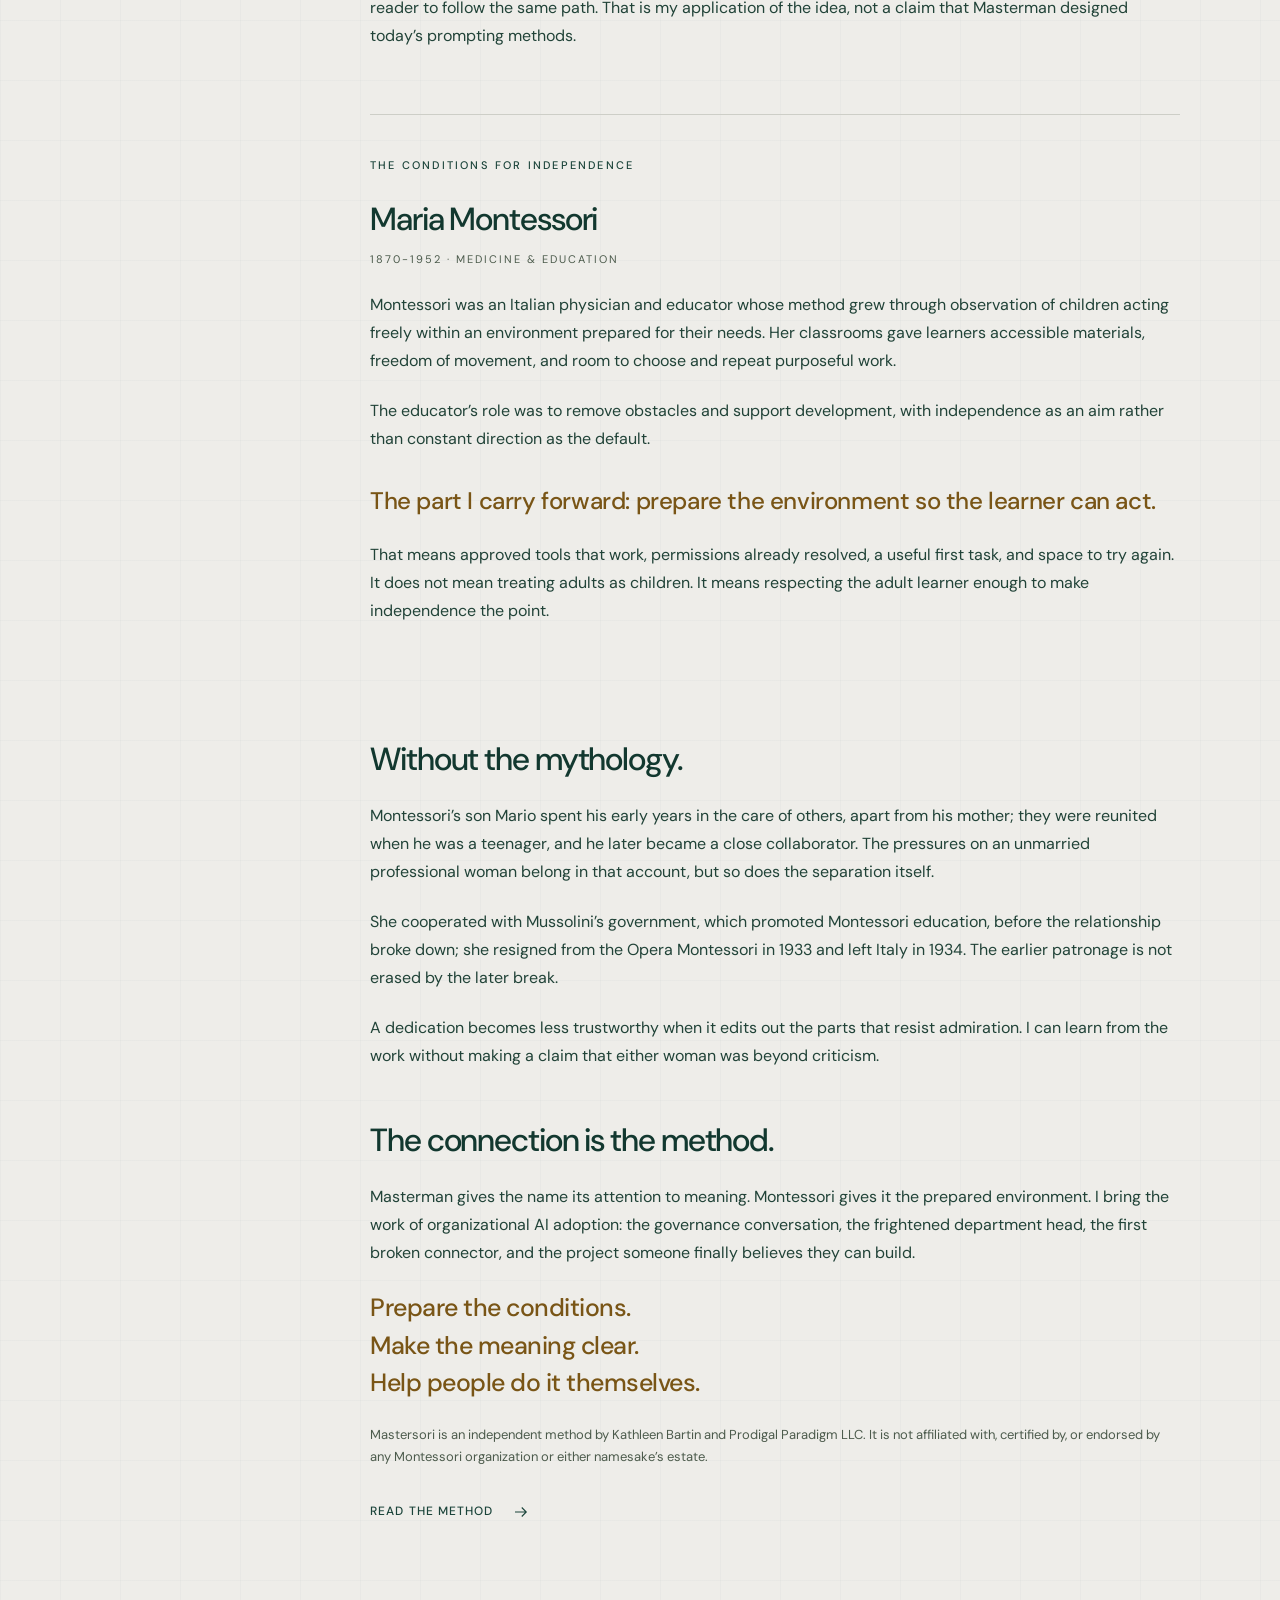
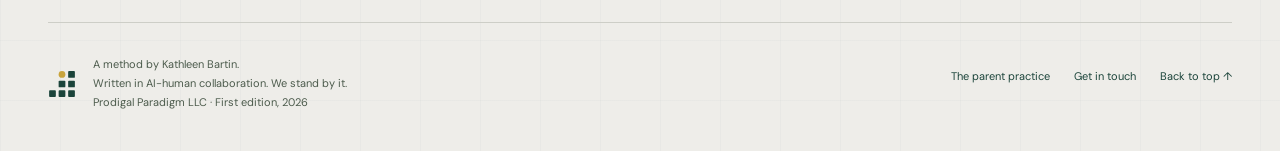
<file: dedication.html>
<!doctype html>
<html lang="en"><head>
<meta charset="utf-8">
<meta name="viewport" content="width=device-width, initial-scale=1">
<meta name="theme-color" content="#eeede9">
<title>The women behind the name · Mastersori</title>
<meta name="description" content="Margaret Masterman and Maria Montessori. A dedication to meaning, prepared environments, and the ability to do it yourself, without mythology.">
<meta name="author" content="Kathleen Bartin">
<link rel="canonical" href="https://mastersori.com/dedication.html">
<meta property="og:title" content="The women behind the name · Mastersori">
<meta property="og:description" content="Margaret Masterman and Maria Montessori. A dedication to meaning, prepared environments, and the ability to do it yourself, without mythology.">
<meta property="og:type" content="article">
<meta property="og:url" content="https://mastersori.com/dedication.html">
<meta property="og:site_name" content="Mastersori">
<meta property="og:image" content="https://mastersori.com/assets/og-card.png">
<meta property="og:image:width" content="1200">
<meta property="og:image:height" content="630">
<meta property="og:image:alt" content="Mastersori. The tools are here. Now let people touch them.">
<meta name="twitter:card" content="summary_large_image">
<meta name="twitter:image" content="https://mastersori.com/assets/og-card.png">
<link rel="icon" href="assets/logomark-simplified.svg" type="image/svg+xml">
<link rel="apple-touch-icon" href="assets/apple-touch-icon.png">
<link rel="preconnect" href="https://fonts.googleapis.com">
<link rel="preconnect" href="https://fonts.gstatic.com" crossorigin>
<link rel="stylesheet" href="https://fonts.googleapis.com/css2?family=DM+Sans:wght@400;500;600&amp;display=swap">
<link rel="stylesheet" href="styles.css?v=20261120c">
<script src="app.js?v=20261120c" defer></script>
<script type="application/ld+json">
{
  "@context": "https://schema.org",
  "@graph": [
    {
      "@type": "Article",
      "@id": "https://mastersori.com/dedication.html#article",
      "headline": "The women behind the name: Margaret Masterman and Maria Montessori",
      "description": "Why the method is named Mastersori: Master(man) + (Montes)sori. A dedication without the mythology.",
      "url": "https://mastersori.com/dedication.html",
      "mainEntityOfPage": "https://mastersori.com/dedication.html",
      "author": {
        "@id": "https://mastersori.com/#kathleen"
      },
      "publisher": {
        "@id": "https://mastersori.com/#org"
      },
      "isPartOf": {
        "@id": "https://mastersori.com/#website"
      },
      "datePublished": "2026-11-17",
      "dateModified": "2026-11-20",
      "inLanguage": "en",
      "about": [
        {
          "@type": "Person",
          "name": "Margaret Masterman",
          "sameAs": "https://en.wikipedia.org/wiki/Margaret_Masterman"
        },
        {
          "@type": "Person",
          "name": "Maria Montessori",
          "sameAs": "https://en.wikipedia.org/wiki/Maria_Montessori"
        }
      ],
      "image": "https://mastersori.com/assets/og-card.png"
    },
    {
      "@type": "Person",
      "@id": "https://mastersori.com/#kathleen",
      "name": "Kathleen Bartin",
      "jobTitle": "AI Adoption Strategist",
      "url": "https://www.prodigalparadigm.com/",
      "sameAs": [
        "https://www.prodigalparadigm.com/",
        "https://www.linkedin.com/in/kathleen-bartin"
      ],
      "worksFor": {
        "@id": "https://mastersori.com/#org"
      }
    },
    {
      "@type": "Organization",
      "@id": "https://mastersori.com/#org",
      "name": "Prodigal Paradigm LLC",
      "url": "https://www.prodigalparadigm.com/",
      "founder": {
        "@id": "https://mastersori.com/#kathleen"
      }
    },
    {
      "@type": "WebSite",
      "@id": "https://mastersori.com/#website",
      "name": "Mastersori",
      "alternateName": "The Mastersori Method",
      "url": "https://mastersori.com/",
      "publisher": {
        "@id": "https://mastersori.com/#org"
      },
      "author": {
        "@id": "https://mastersori.com/#kathleen"
      },
      "inLanguage": "en"
    }
  ]
}
</script>
</head>
<body id="top"><a class="skip" href="#main">Skip to content</a><header class="site-header"><a class="brand" href="index.html" aria-label="Mastersori home"><img src="assets/logomark.svg" width="29" height="29" alt=""><span class="brand-name">Mastersori</span></a><button class="menu-button" aria-expanded="false" aria-controls="main-nav" type="button">Menu</button><nav class="nav" id="main-nav" aria-label="Main navigation"><a href="method.html">The method</a><a href="argument.html">The argument</a><a href="dedication.html" aria-current="page">The name</a><a href="workbench.html">Open the workbench</a></nav></header>

<main id="main" class="wrap"><header class="article-head"><p class="eyebrow">The dedication</p><h1>Two imperfect women. <br>Two durable ideas.</h1><p class="lede dedication-lede">Mastersori is a field guide for helping people use AI at work. Its name joins two things I want every first session to give them: room to experiment and words clear enough to build with.</p><p class="orient-link"><a class="text-link" href="method.html#session">See how a first session works<svg viewBox="0 0 24 24" aria-hidden="true"><path d="M4 12h15m-6-6 6 6-6 6"/></svg></a></p><p class="lede dedication-lede">Mastersori is my joining of Margaret Masterman and Maria Montessori. Not a claim of inheritance. A statement of intent.</p></header><div class="article-layout"><aside class="contents"><p class="eyebrow">Behind the name</p><a href="#masterman">Margaret Masterman</a><a href="#montessori">Maria Montessori</a><a href="#complications">Without the mythology</a><a href="#connection">The connection</a><p class="small muted">Named November 17, 2026. <br>By Kathleen Bartin.</p></aside><article class="article-body"><p>Two imperfect women built durable methods out of institutions that underestimated them. I chose the name for both of them. I am interested in the conditions they made possible, not in polishing either life into a parable.</p>
<section class="person" id="masterman"><p class="eyebrow">Meaning before machinery</p><h2>Margaret Masterman</h2><p class="dates">1910-1986 · LANGUAGE & COMPUTATION</p><p>A philosopher and pioneer in computational linguistics, Masterman founded the Cambridge Language Research Unit, which worked outside Cambridge’s formal university structures with limited computing resources.</p><p>Her work emphasized semantics and the meaning of language rather than treating syntactic analysis as the whole problem; the unit explored thesauri as tools for translation and other language-processing tasks. <a class="sources-inline" href="https://aclanthology.org/people/margaret-masterman/">Her papers in the ACL Anthology</a>.</p><p>She also wrote “The Nature of a Paradigm,” the essay that counted at least twenty-one senses in which Thomas Kuhn used the word.</p><p>She was one of the founders of Lucy Cavendish College, a Cambridge college founded for mature women, and its first Vice-President.</p><p>I named the method in part for a woman who asked what a paradigm was good for. Here is a fair question for mine: what can someone else do with it that I did not teach them to do?</p><p class="principle">The part I carry forward: ordinary language is not the consolation prize for people who cannot code.</p><p>In Mastersori, the learner writes the project as a story: beginning, middle, end, with enough detail for another reader to follow the same path. That is my application of the idea, not a claim that Masterman designed today’s prompting methods.</p></section>
<section class="person" id="montessori"><p class="eyebrow">The conditions for independence</p><h2>Maria Montessori</h2><p class="dates">1870-1952 · MEDICINE & EDUCATION</p><p>Montessori was an Italian physician and educator whose method grew through observation of children acting freely within an environment prepared for their needs. Her classrooms gave learners accessible materials, freedom of movement, and room to choose and repeat purposeful work.</p><p>The educator’s role was to remove obstacles and support development, with independence as an aim rather than constant direction as the default.</p><p class="principle">The part I carry forward: prepare the environment so the learner can act.</p><p>That means approved tools that work, permissions already resolved, a useful first task, and space to try again. It does not mean treating adults as children. It means respecting the adult learner enough to make independence the point.</p></section>
<section id="complications"><h2>Without the mythology.</h2><p>Montessori’s son Mario spent his early years in the care of others, apart from his mother; they were reunited when he was a teenager, and he later became a close collaborator. The pressures on an unmarried professional woman belong in that account, but so does the separation itself.</p><p>She cooperated with Mussolini’s government, which promoted Montessori education, before the relationship broke down; she resigned from the Opera Montessori in 1933 and left Italy in 1934. The earlier patronage is not erased by the later break.</p><p>A dedication becomes less trustworthy when it edits out the parts that resist admiration. I can learn from the work without making a claim that either woman was beyond criticism.</p></section>
<section id="connection"><h2>The connection is the method.</h2><p>Masterman gives the name its attention to meaning. Montessori gives it the prepared environment. I bring the work of organizational AI adoption: the governance conversation, the frightened department head, the first broken connector, and the project someone finally believes they can build.</p><p class="quote">Prepare the conditions. <br>Make the meaning clear. <br>Help people do it themselves.</p><p class="small muted">Mastersori is an independent method by Kathleen Bartin and Prodigal Paradigm LLC. It is not affiliated with, certified by, or endorsed by any Montessori organization or either namesake’s estate.</p><a class="text-link" href="method.html">Read the method<svg viewBox="0 0 24 24" aria-hidden="true"><path d="M4 12h15m-6-6 6 6-6 6"/></svg></a></section></article></div></main>
<footer class="site-footer"><div class="footer-left"><img src="assets/logomark.svg" width="28" height="28" alt="" aria-hidden="true"><p>A method by Kathleen Bartin. <br>Written in AI-human collaboration. We stand by it. <br>Prodigal Paradigm LLC · First edition, 2026</p></div><nav class="footer-links" aria-label="Footer navigation"><a href="https://www.prodigalparadigm.com">The parent practice</a><a href="mailto:kathleen@prodigalparadigm.com?subject=Mastersori%20conversation">Get in touch</a><a href="#top">Back to top ↑</a></nav></footer><!-- LOOKS counter: stores nothing but a count. No cookies, no storage, no third-party script.
     Silent on any failure - a counter must never break or slow the page it counts. -->
<script>try{navigator.sendBeacon&&navigator.sendBeacon("https://mhzitp8tad.execute-api.us-east-1.amazonaws.com/look?p="+encodeURIComponent(location.pathname))}catch(e){}</script>
</body></html>
</file>
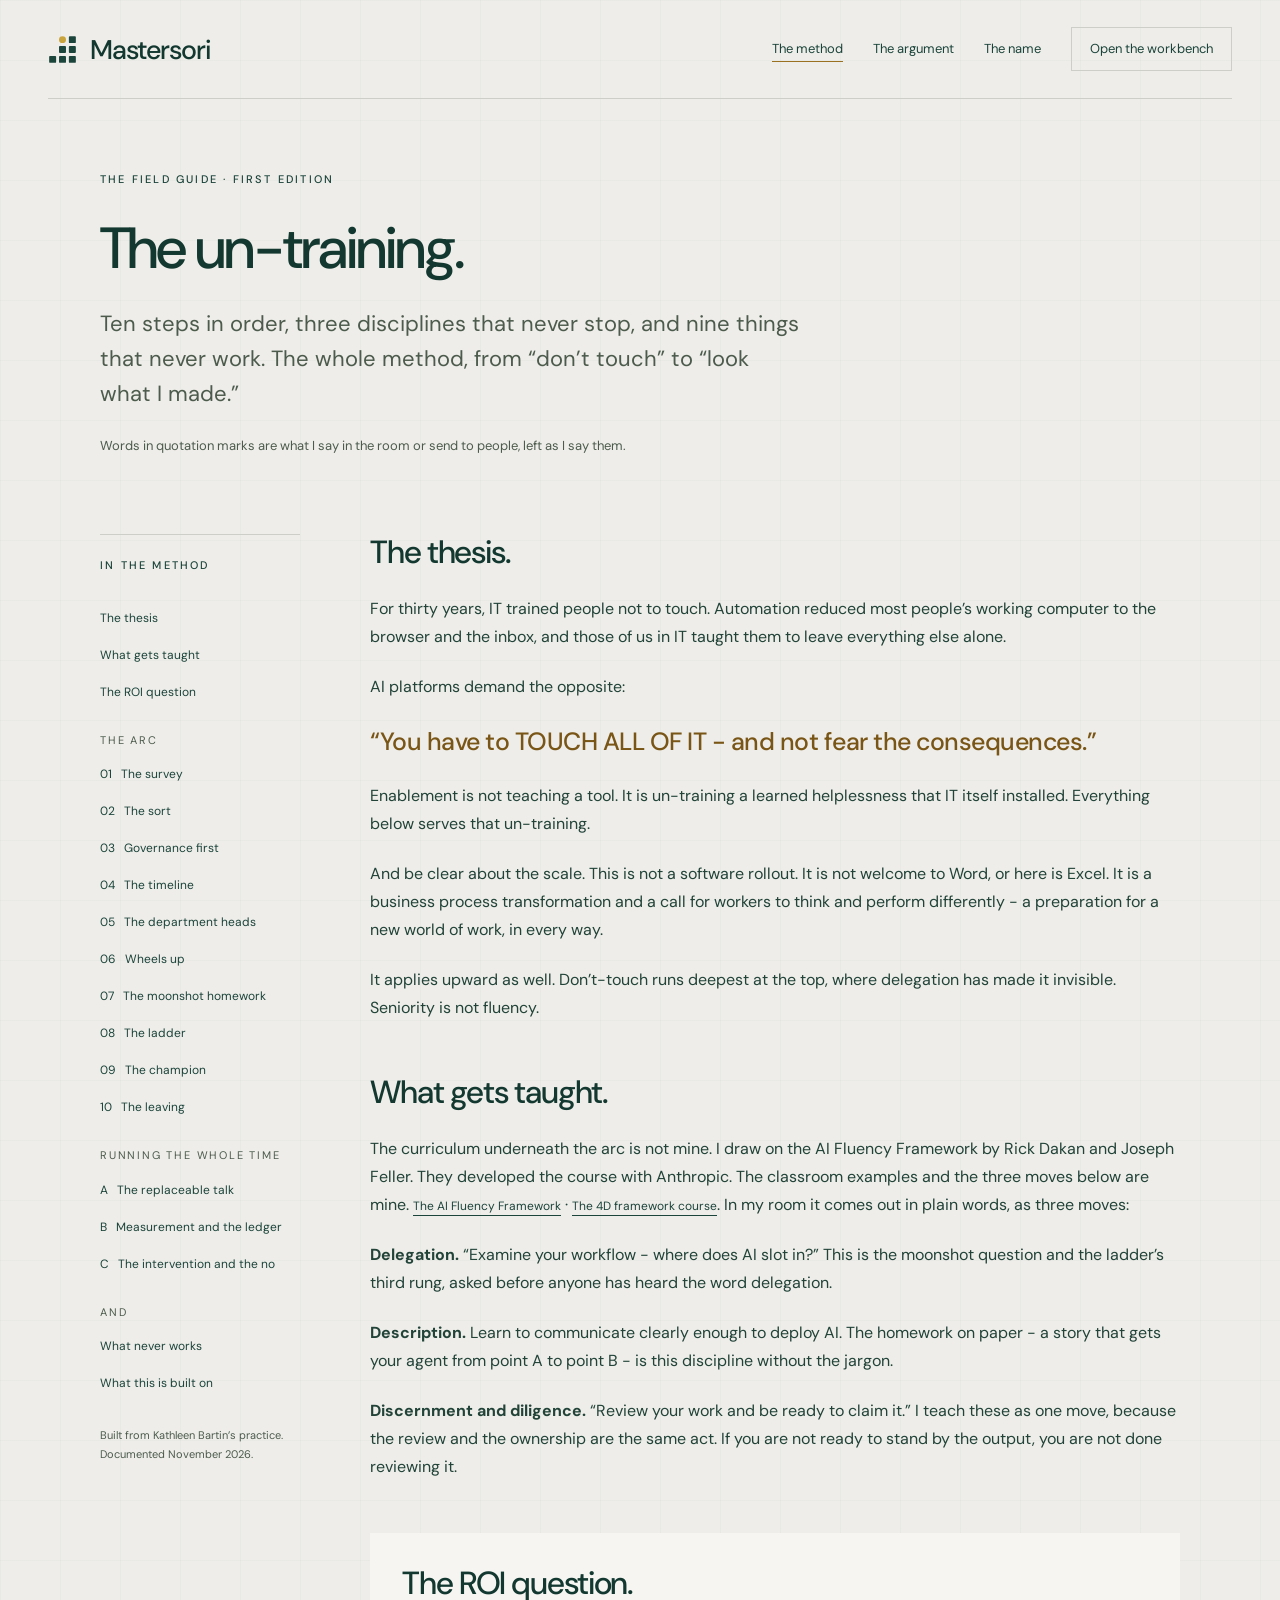
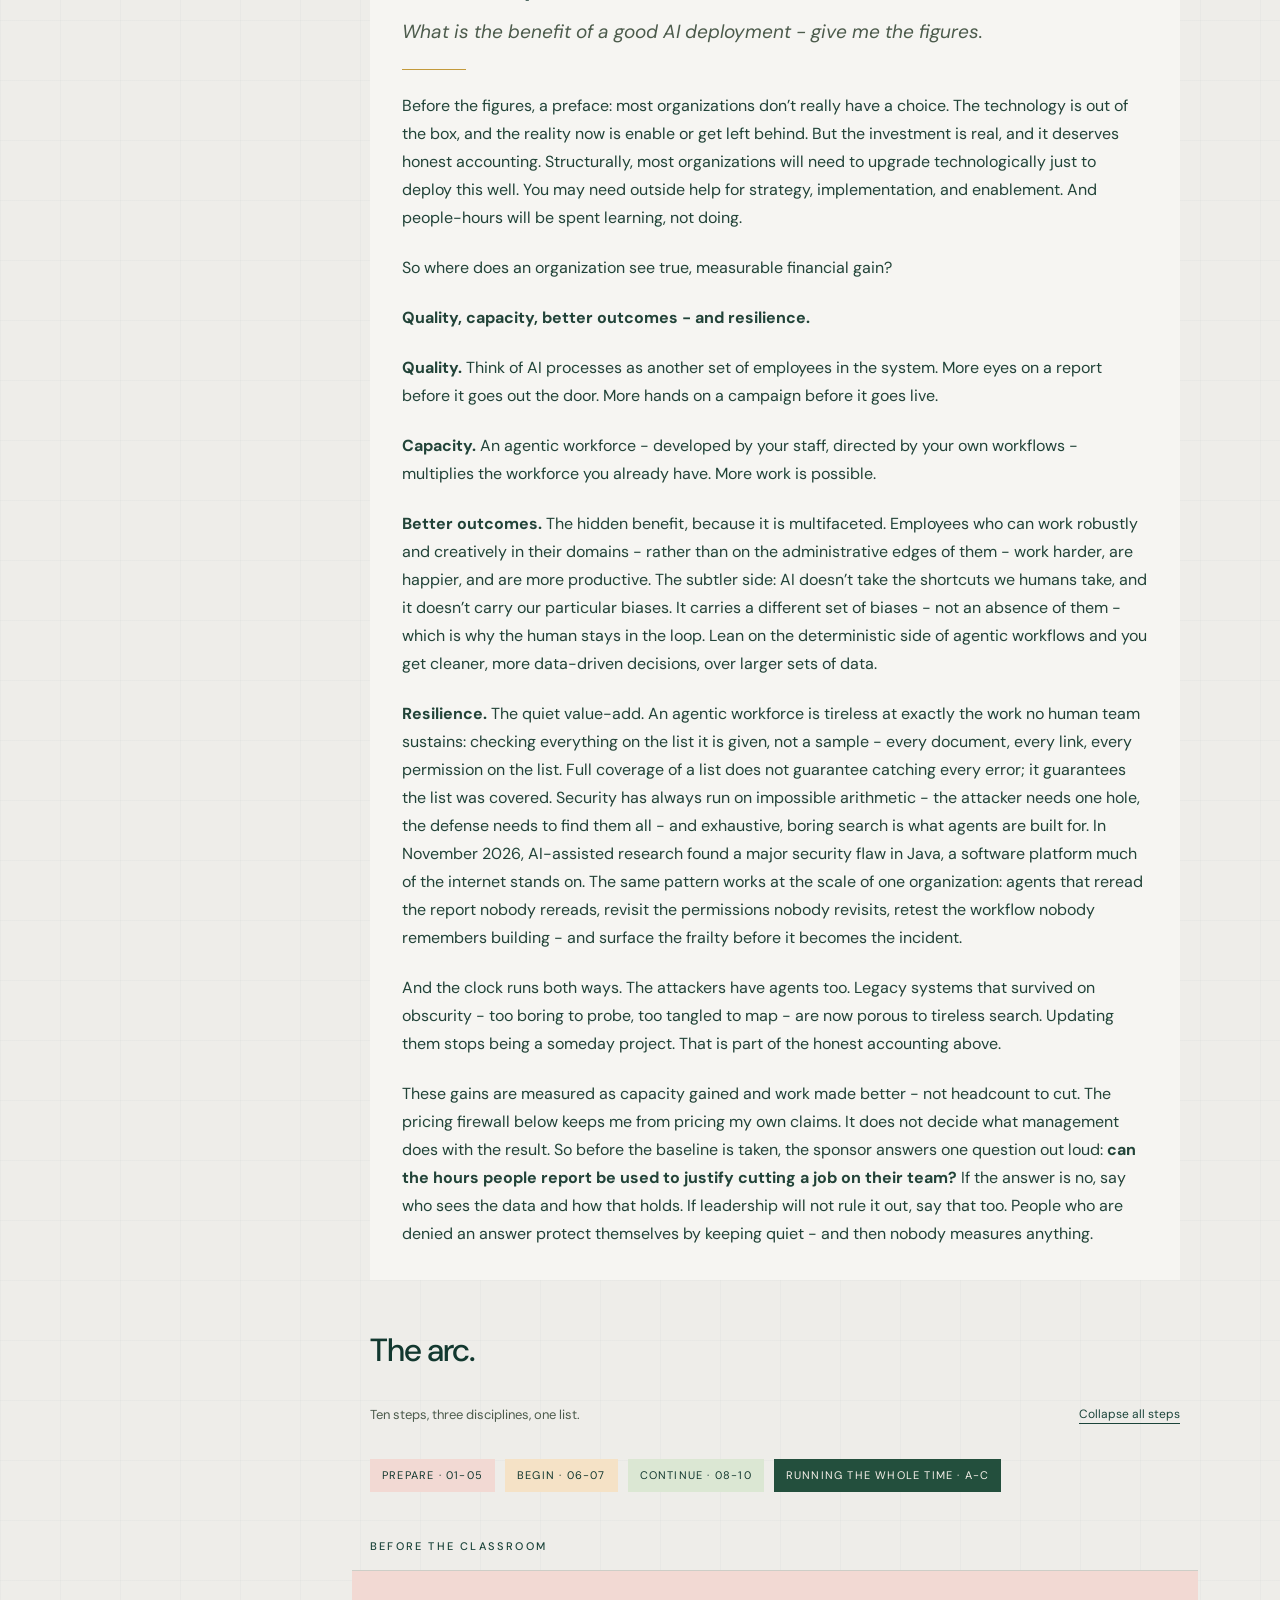
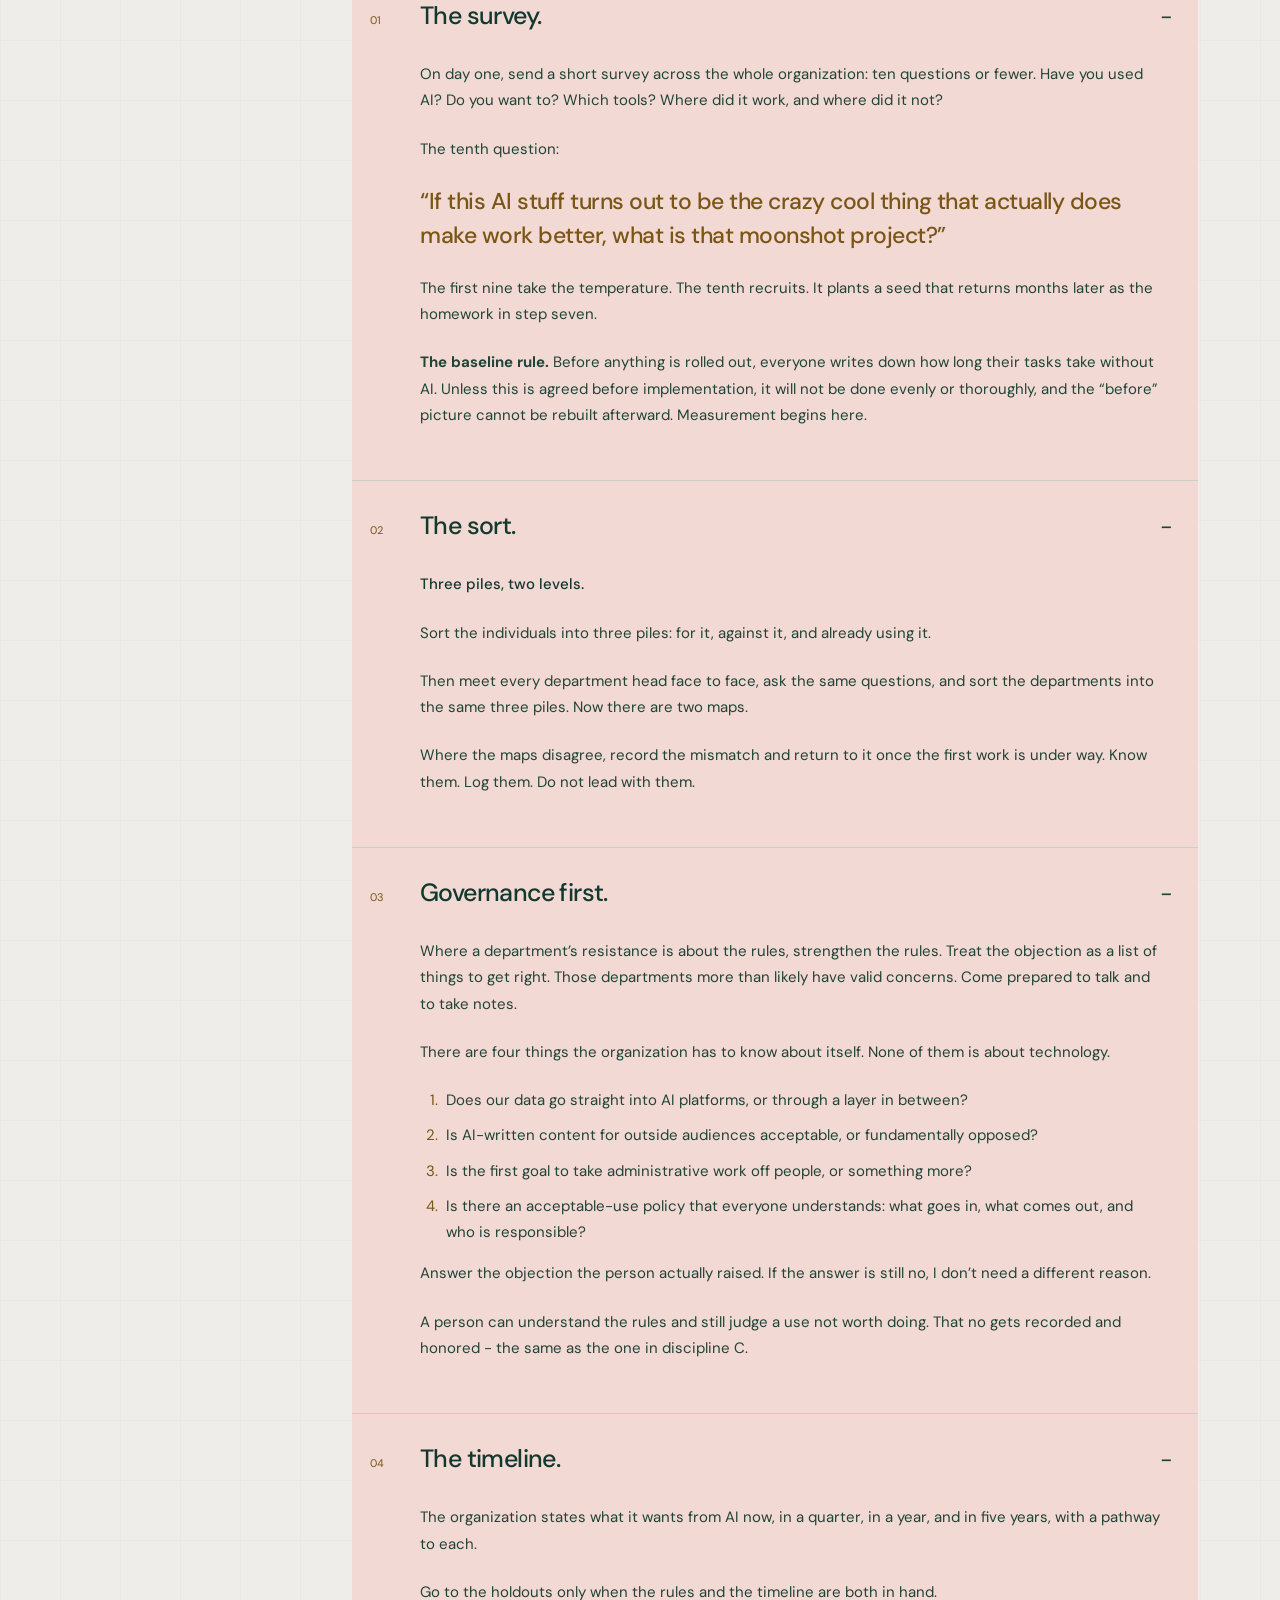
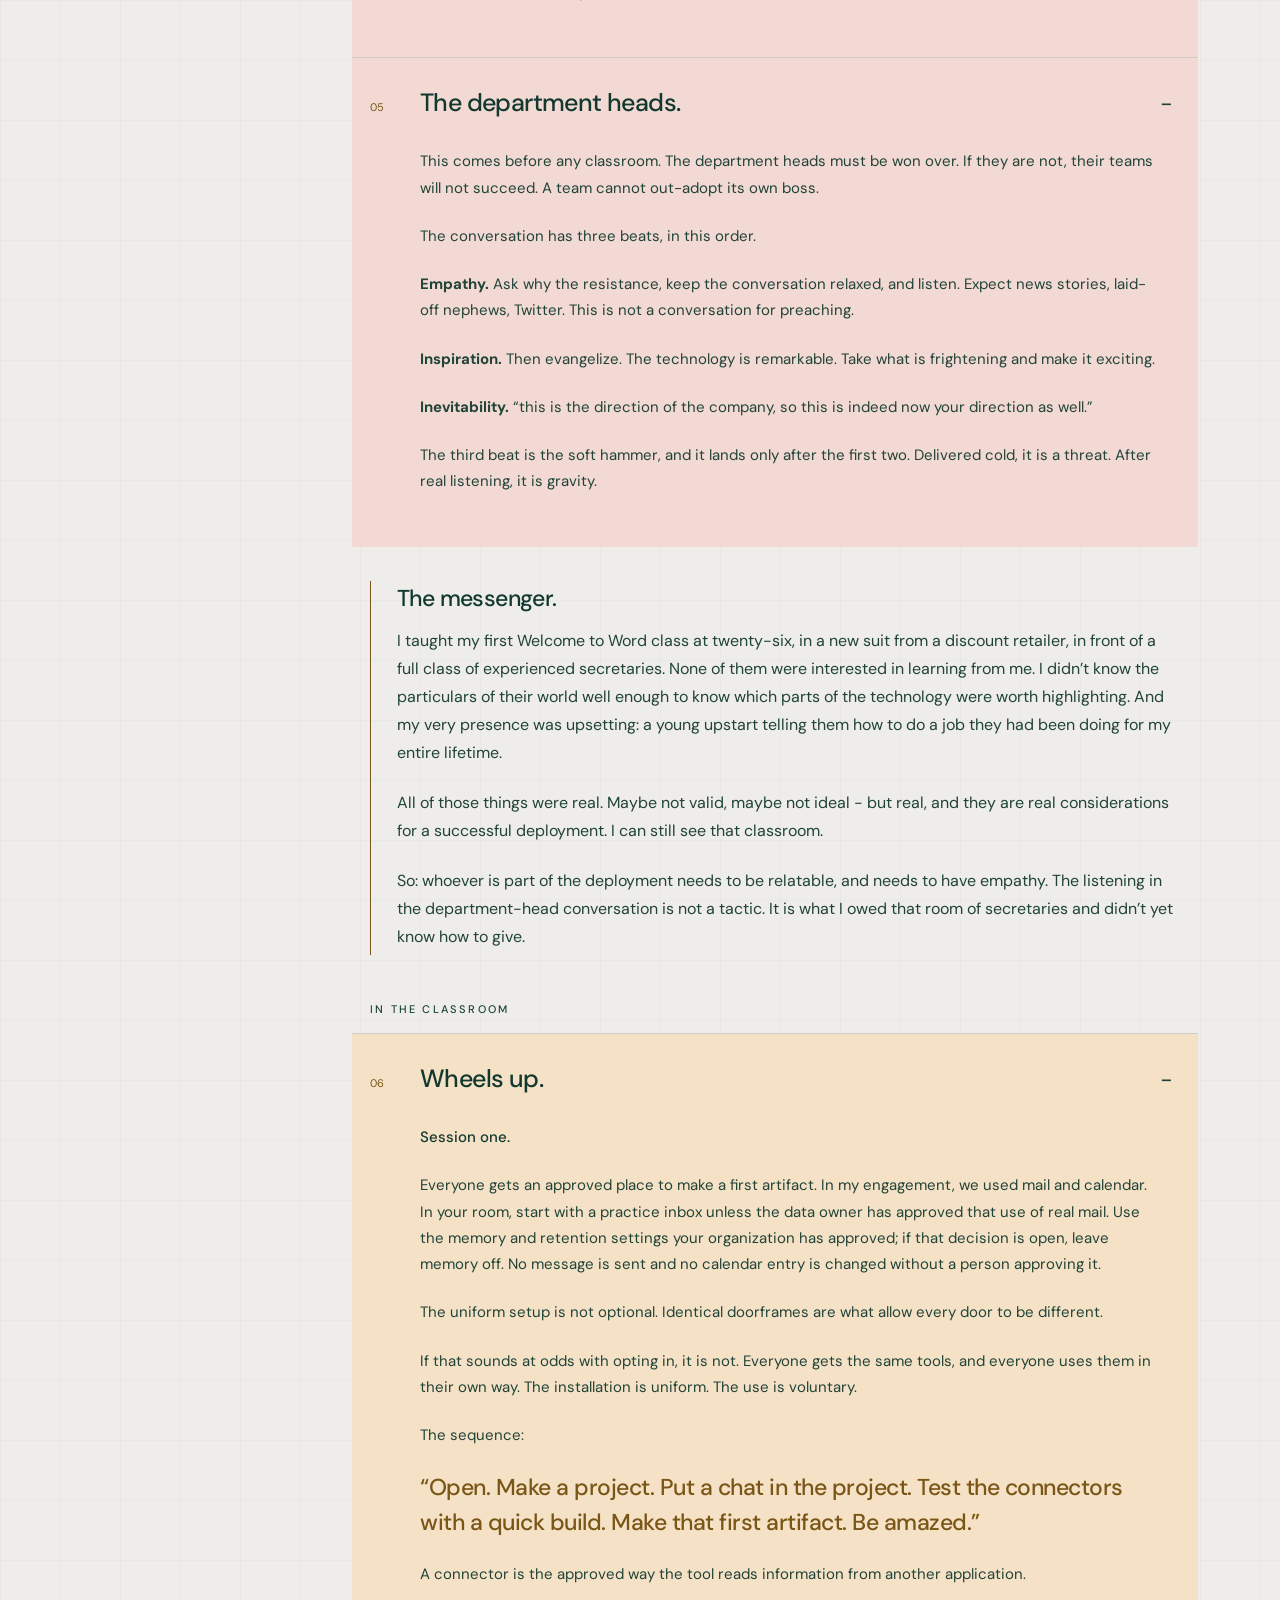
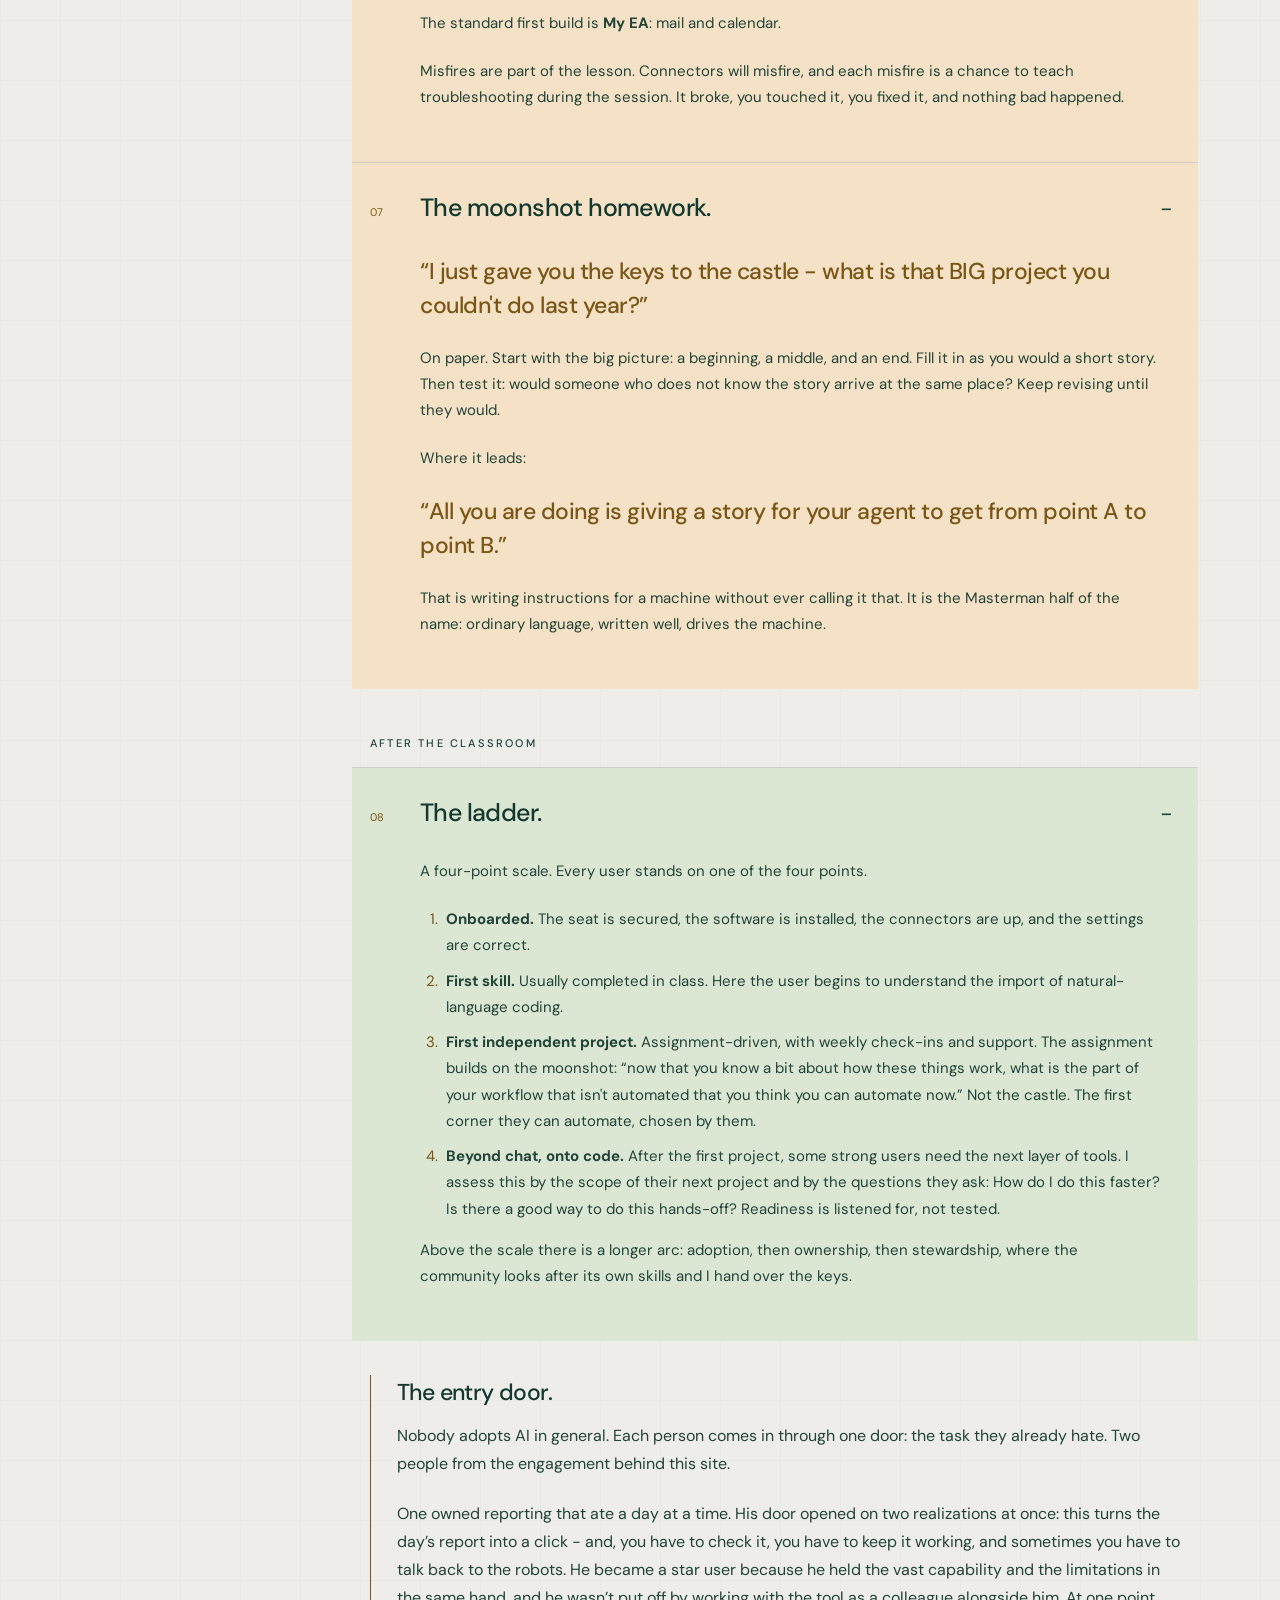
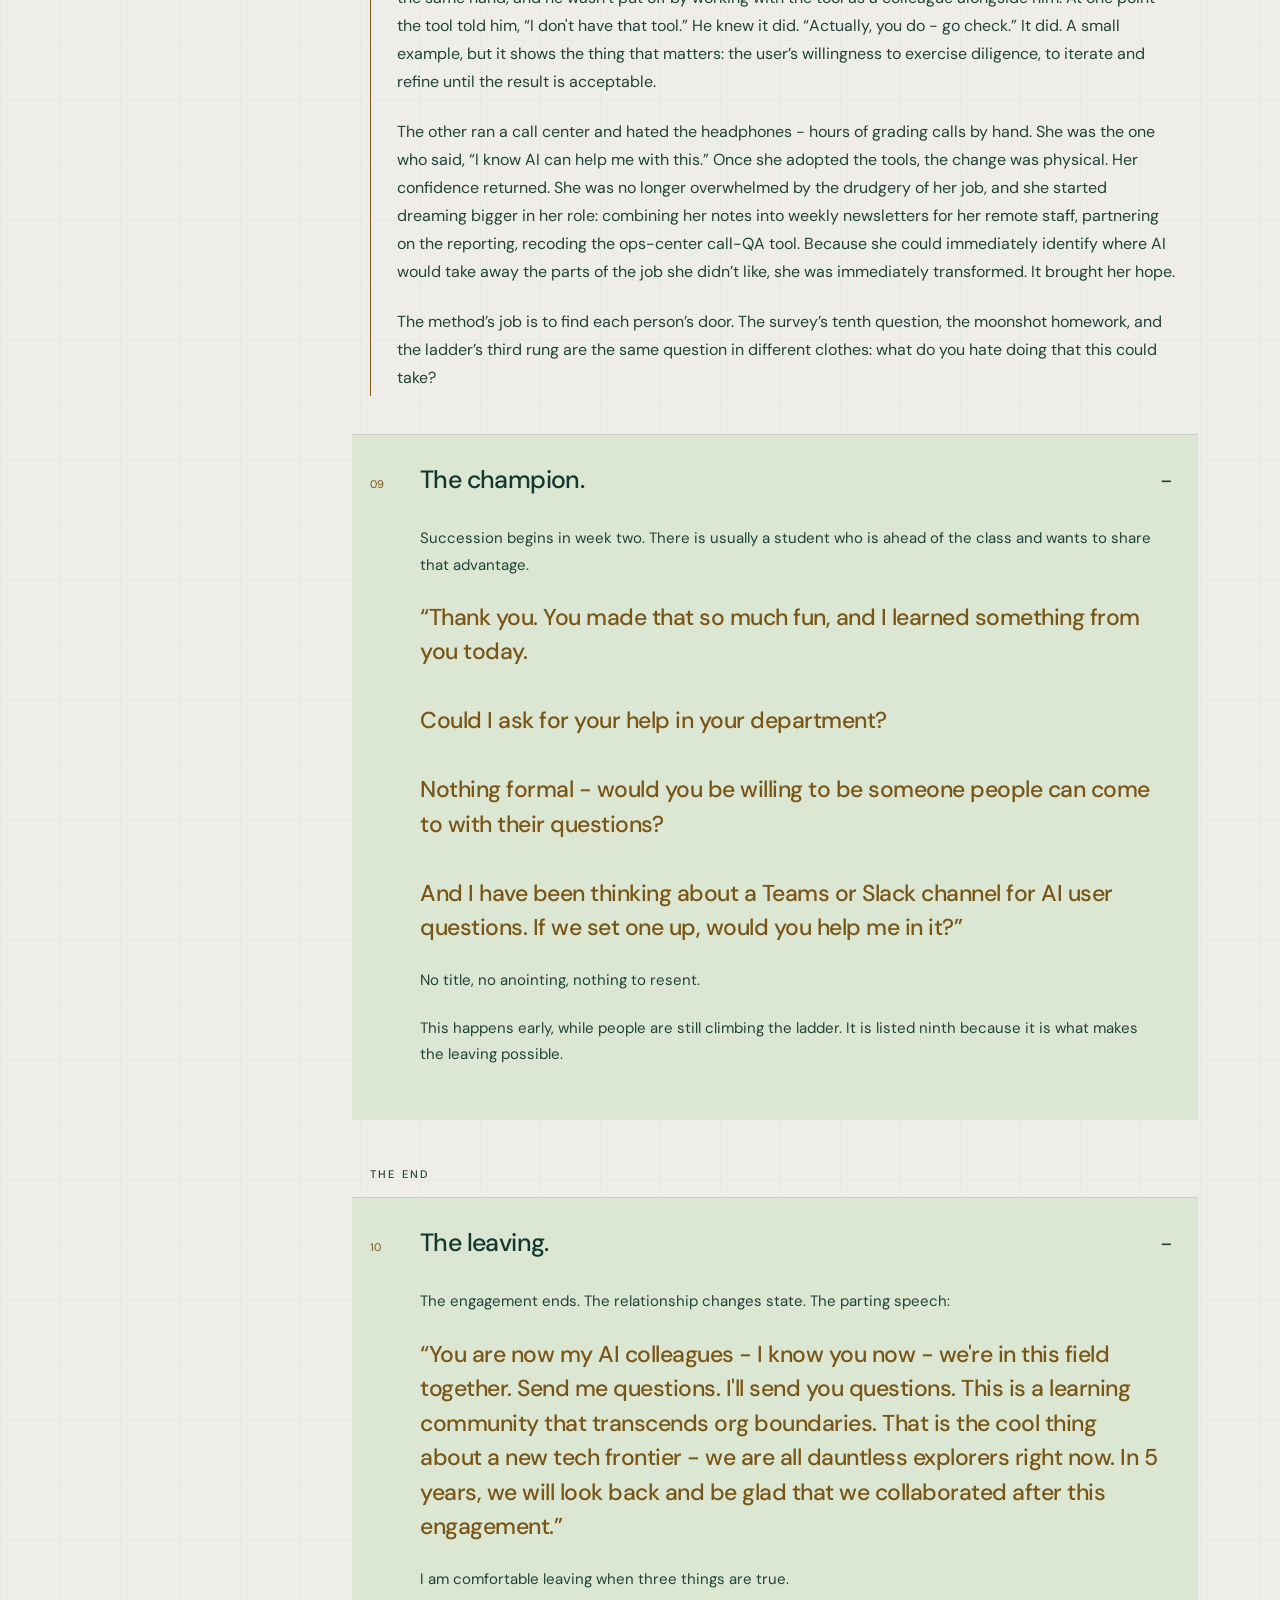
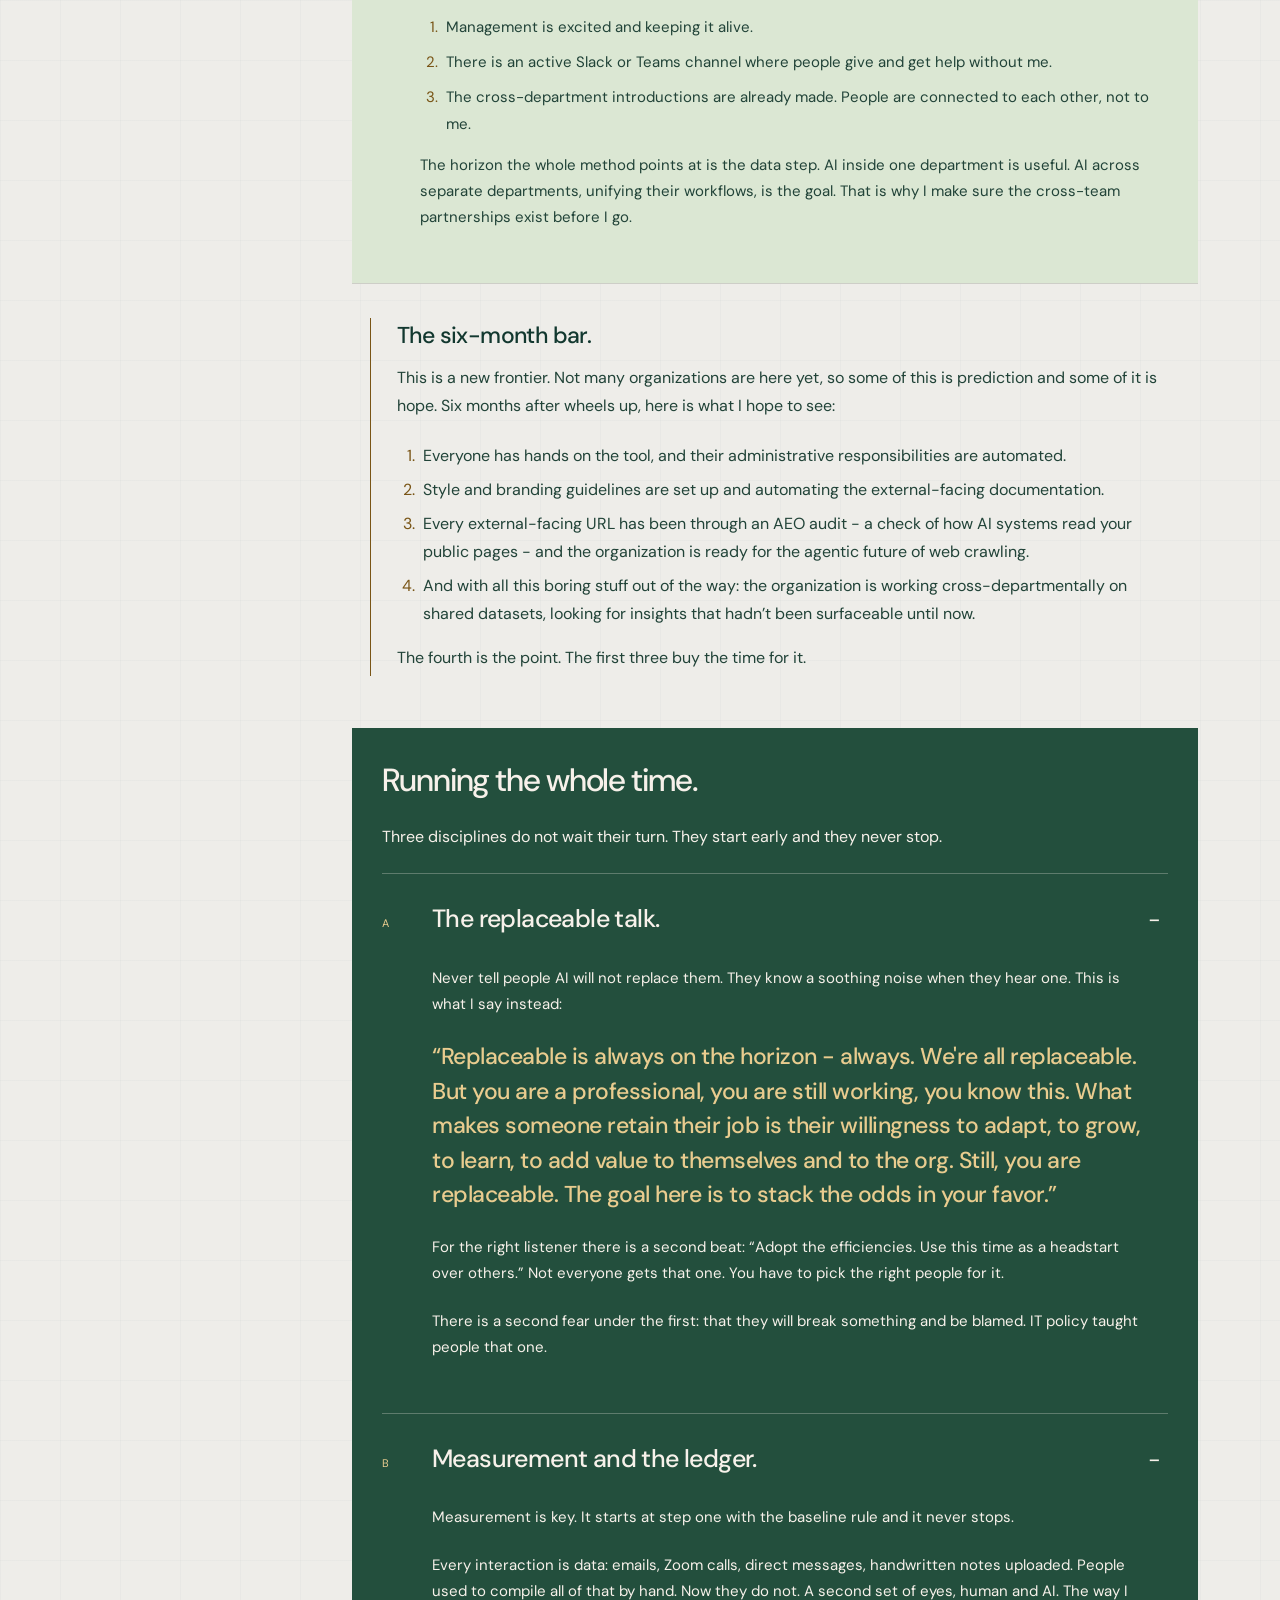
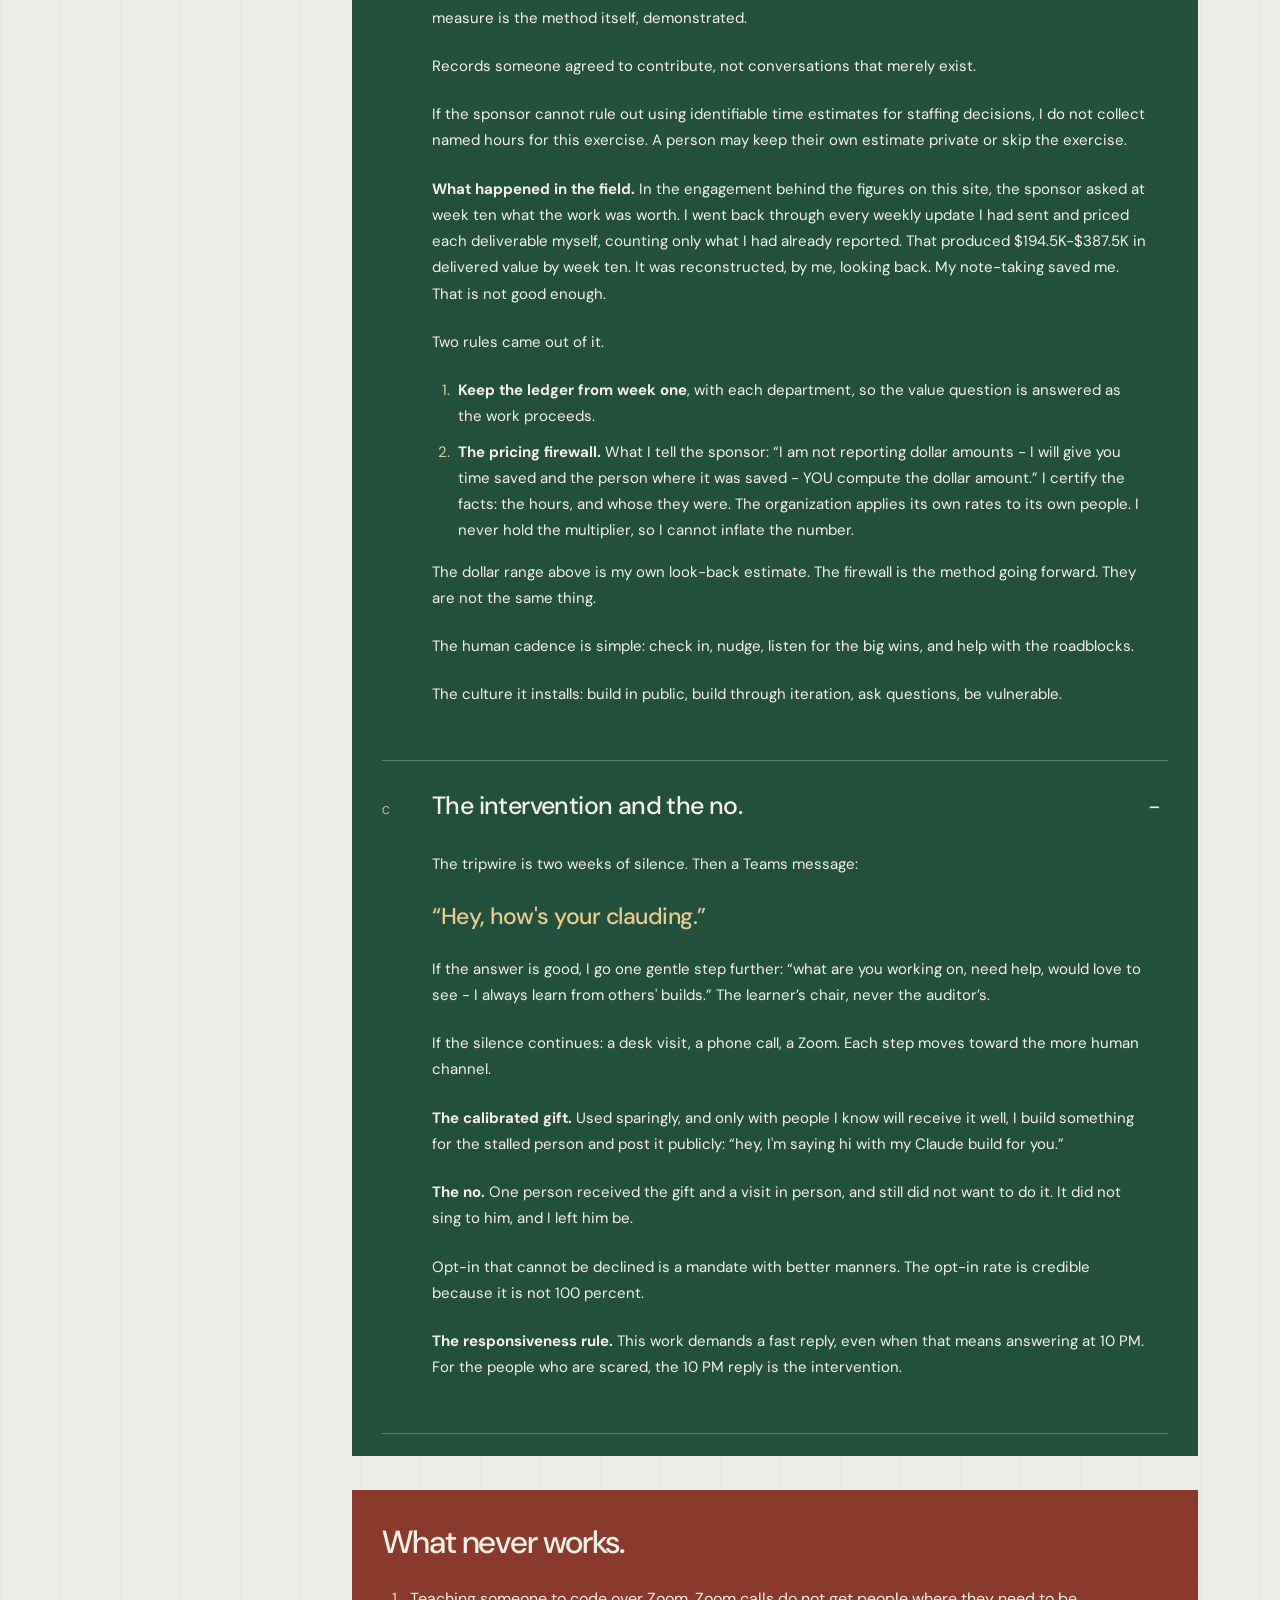
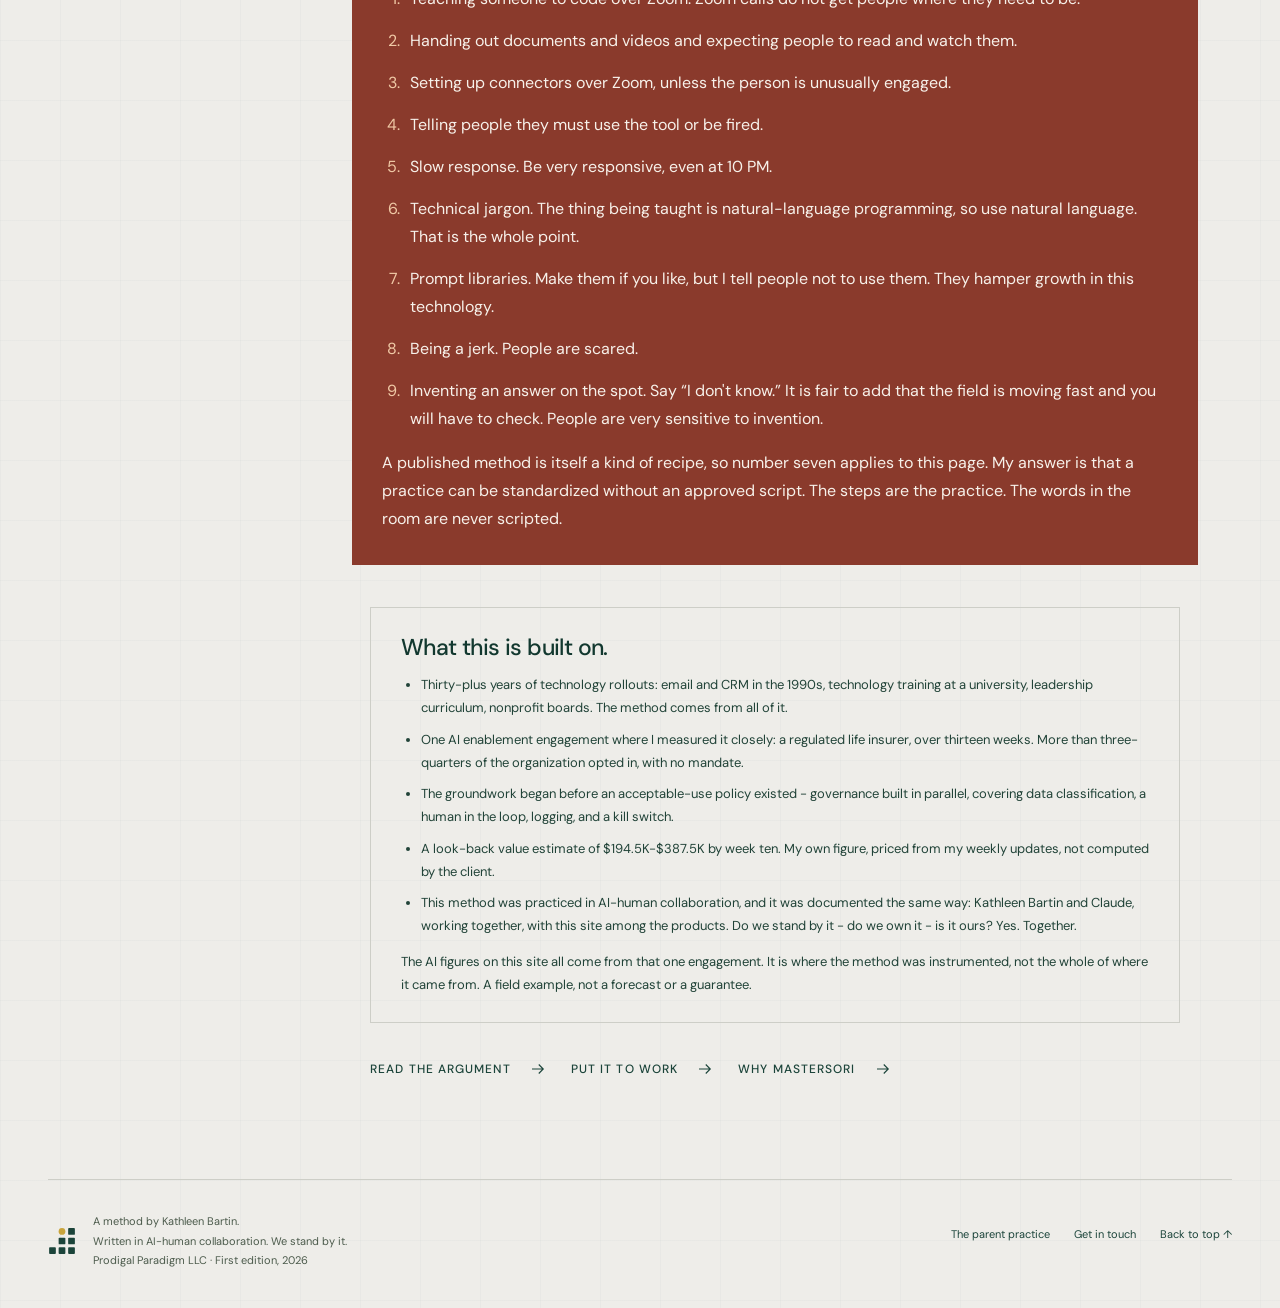
<file: method.html>
<!doctype html>
<html lang="en"><head>
<meta charset="utf-8">
<meta name="viewport" content="width=device-width, initial-scale=1">
<meta name="theme-color" content="#eeede9">
<title>The method · Mastersori</title>
<meta name="description" content="The Mastersori Method in full: ten steps in order, three disciplines that never stop, and nine things that never work. An AI rollout playbook by Kathleen Bartin.">
<meta name="author" content="Kathleen Bartin">
<link rel="canonical" href="https://mastersori.com/method.html">
<meta property="og:title" content="The method · Mastersori">
<meta property="og:description" content="The Mastersori Method in full: ten steps in order, three disciplines that never stop, and nine things that never work. An AI rollout playbook by Kathleen Bartin.">
<meta property="og:type" content="article">
<meta property="og:url" content="https://mastersori.com/method.html">
<meta property="og:site_name" content="Mastersori">
<meta property="og:image" content="https://mastersori.com/assets/og-card.png">
<meta property="og:image:width" content="1200">
<meta property="og:image:height" content="630">
<meta property="og:image:alt" content="Mastersori. The tools are here. Now let people touch them.">
<meta name="twitter:card" content="summary_large_image">
<meta name="twitter:image" content="https://mastersori.com/assets/og-card.png">
<link rel="icon" href="assets/logomark-simplified.svg" type="image/svg+xml">
<link rel="apple-touch-icon" href="assets/apple-touch-icon.png">
<link rel="preconnect" href="https://fonts.googleapis.com">
<link rel="preconnect" href="https://fonts.gstatic.com" crossorigin>
<link rel="stylesheet" href="https://fonts.googleapis.com/css2?family=DM+Sans:wght@400;500;600&amp;display=swap">
<link rel="stylesheet" href="styles.css?v=20261120c">
<script src="app.js?v=20261120c" defer></script>
<script type="application/ld+json">
{
  "@context": "https://schema.org",
  "@graph": [
    {
      "@type": "Article",
      "@id": "https://mastersori.com/method.html#article",
      "headline": "The Un-Training: The Mastersori Method",
      "description": "The Mastersori Method in full: ten steps in order, three disciplines that never stop, and nine things that never work. An AI rollout playbook by Kathleen Bartin.",
      "url": "https://mastersori.com/method.html",
      "mainEntityOfPage": "https://mastersori.com/method.html",
      "author": {
        "@id": "https://mastersori.com/#kathleen"
      },
      "publisher": {
        "@id": "https://mastersori.com/#org"
      },
      "isPartOf": {
        "@id": "https://mastersori.com/#website"
      },
      "datePublished": "2026-11-17",
      "dateModified": "2026-11-20",
      "inLanguage": "en",
      "about": {
        "@id": "https://mastersori.com/#method"
      },
      "image": "https://mastersori.com/assets/og-card.png"
    },
    {
      "@type": "ItemList",
      "@id": "https://mastersori.com/method.html#arc",
      "name": "The Mastersori Method: the ten-step arc",
      "numberOfItems": 10,
      "itemListOrder": "https://schema.org/ItemListOrderAscending",
      "itemListElement": [
        {
          "@type": "ListItem",
          "position": 1,
          "name": "The survey",
          "url": "https://mastersori.com/method.html#survey"
        },
        {
          "@type": "ListItem",
          "position": 2,
          "name": "The sort",
          "url": "https://mastersori.com/method.html#sort"
        },
        {
          "@type": "ListItem",
          "position": 3,
          "name": "Governance first",
          "url": "https://mastersori.com/method.html#governance"
        },
        {
          "@type": "ListItem",
          "position": 4,
          "name": "The timeline",
          "url": "https://mastersori.com/method.html#timeline"
        },
        {
          "@type": "ListItem",
          "position": 5,
          "name": "The department heads",
          "url": "https://mastersori.com/method.html#heads"
        },
        {
          "@type": "ListItem",
          "position": 6,
          "name": "Wheels up",
          "url": "https://mastersori.com/method.html#session"
        },
        {
          "@type": "ListItem",
          "position": 7,
          "name": "The moonshot homework",
          "url": "https://mastersori.com/method.html#moonshot"
        },
        {
          "@type": "ListItem",
          "position": 8,
          "name": "The ladder",
          "url": "https://mastersori.com/method.html#ladder"
        },
        {
          "@type": "ListItem",
          "position": 9,
          "name": "The champion",
          "url": "https://mastersori.com/method.html#champion"
        },
        {
          "@type": "ListItem",
          "position": 10,
          "name": "The leaving",
          "url": "https://mastersori.com/method.html#leaving"
        }
      ]
    },
    {
      "@type": "Person",
      "@id": "https://mastersori.com/#kathleen",
      "name": "Kathleen Bartin",
      "jobTitle": "AI Adoption Strategist",
      "url": "https://www.prodigalparadigm.com/",
      "sameAs": [
        "https://www.prodigalparadigm.com/",
        "https://www.linkedin.com/in/kathleen-bartin"
      ],
      "worksFor": {
        "@id": "https://mastersori.com/#org"
      }
    },
    {
      "@type": "Organization",
      "@id": "https://mastersori.com/#org",
      "name": "Prodigal Paradigm LLC",
      "url": "https://www.prodigalparadigm.com/",
      "founder": {
        "@id": "https://mastersori.com/#kathleen"
      }
    },
    {
      "@type": "WebSite",
      "@id": "https://mastersori.com/#website",
      "name": "Mastersori",
      "alternateName": "The Mastersori Method",
      "url": "https://mastersori.com/",
      "publisher": {
        "@id": "https://mastersori.com/#org"
      },
      "author": {
        "@id": "https://mastersori.com/#kathleen"
      },
      "inLanguage": "en"
    },
    {
      "@type": "CreativeWork",
      "@id": "https://mastersori.com/#method",
      "name": "The Mastersori Method",
      "alternateName": "The Un-Training",
      "description": "A human-first method for rolling out AI across a workforce: prepare the organization, remove the fear, and help people build work of their own.",
      "author": {
        "@id": "https://mastersori.com/#kathleen"
      },
      "publisher": {
        "@id": "https://mastersori.com/#org"
      },
      "url": "https://mastersori.com/method.html",
      "datePublished": "2026-11-17",
      "inLanguage": "en"
    }
  ]
}
</script>
</head>
<body id="top"><a class="skip" href="#main">Skip to content</a><header class="site-header"><a class="brand" href="index.html" aria-label="Mastersori home"><img src="assets/logomark.svg" width="29" height="29" alt=""><span class="brand-name">Mastersori</span></a><button class="menu-button" aria-expanded="false" aria-controls="main-nav" type="button">Menu</button><nav class="nav" id="main-nav" aria-label="Main navigation"><a href="method.html" aria-current="page">The method</a><a href="argument.html">The argument</a><a href="dedication.html">The name</a><a href="workbench.html">Open the workbench</a></nav></header>

<main id="main" class="wrap"><header class="article-head"><p class="eyebrow">The field guide · First edition</p><h1>The un-training.</h1><p class="lede">Ten steps in order, three disciplines that never stop, and nine things that never work. The whole method, from “don’t touch” to “look what I made.”</p><p class="small muted">Words in quotation marks are what I say in the room or send to people, left as I say them.</p></header><div class="article-layout"><aside class="contents"><p class="eyebrow">In the method</p><a class="text-link start-thesis" href="#thesis">Start with the thesis<svg viewBox="0 0 24 24" aria-hidden="true"><path d="M4 12h15m-6-6 6 6-6 6"/></svg></a><details class="contents-disclosure" open><summary>Browse the ten steps</summary><a href="#thesis">The thesis</a><a href="#taught">What gets taught</a><a href="#roi">The ROI question</a><p class="contents-label">The arc</p><ol><li><a href="#survey">01 &nbsp; The survey</a></li><li><a href="#sort">02 &nbsp; The sort</a></li><li><a href="#governance">03 &nbsp; Governance first</a></li><li><a href="#timeline">04 &nbsp; The timeline</a></li><li><a href="#heads">05 &nbsp; The department heads</a></li><li><a href="#session">06 &nbsp; Wheels up</a></li><li><a href="#moonshot">07 &nbsp; The moonshot homework</a></li><li><a href="#ladder">08 &nbsp; The ladder</a></li><li><a href="#champion">09 &nbsp; The champion</a></li><li><a href="#leaving">10 &nbsp; The leaving</a></li></ol><p class="contents-label">Running the whole time</p><ol class="single"><li><a href="#replaceable">A &nbsp; The replaceable talk</a></li><li><a href="#measurement">B &nbsp; Measurement and the ledger</a></li><li><a href="#intervention">C &nbsp; The intervention and the no</a></li></ol><p class="contents-label">And</p><a href="#never">What never works</a><a href="#built-on">What this is built on</a></details><p class="small muted">Built from Kathleen Bartin’s practice. <br>Documented November 2026.</p></aside><div class="article-body">

<h2 id="thesis">The thesis.</h2>
<p>For thirty years, IT trained people not to touch. Automation reduced most people’s working computer to the browser and the inbox, and those of us in IT taught them to leave everything else alone.</p>
<p>AI platforms demand the opposite:</p>
<p class="quote">“You have to TOUCH ALL OF IT - and not fear the consequences.”</p>
<p>Enablement is not teaching a tool. It is un-training a learned helplessness that IT itself installed. Everything below serves that un-training.</p>
<p>And be clear about the scale. This is not a software rollout. It is not welcome to Word, or here is Excel. It is a business process transformation and a call for workers to think and perform differently - a preparation for a new world of work, in every way.</p>
<p>It applies upward as well. Don’t-touch runs deepest at the top, where delegation has made it invisible. Seniority is not fluency.</p>

<h2 id="taught">What gets taught.</h2>
<p>The curriculum underneath the arc is not mine. I draw on the AI Fluency Framework by Rick Dakan and Joseph Feller. They developed the course with Anthropic. The classroom examples and the three moves below are mine. <a class="sources-inline" href="https://aifluencyframework.org/">The AI Fluency Framework</a> · <a class="sources-inline" href="https://academy.claude.com/courses/ai-fluency-framework-foundations/the-4d-framework">The 4D framework course</a>. In my room it comes out in plain words, as three moves:</p>
<p><strong>Delegation.</strong> “Examine your workflow - where does AI slot in?” This is the moonshot question and the ladder’s third rung, asked before anyone has heard the word delegation.</p>
<p><strong>Description.</strong> Learn to communicate clearly enough to deploy AI. The homework on paper - a story that gets your agent from point A to point B - is this discipline without the jargon.</p>
<p><strong>Discernment and diligence.</strong> “Review your work and be ready to claim it.” I teach these as one move, because the review and the ownership are the same act. If you are not ready to stand by the output, you are not done reviewing it.</p>

<section class="roi-block" id="roi"><h2>The ROI question.</h2>
<p class="section-lede"><em>What is the benefit of a good AI deployment - give me the figures.</em></p>
<p>Before the figures, a preface: most organizations don’t really have a choice. The technology is out of the box, and the reality now is enable or get left behind. But the investment is real, and it deserves honest accounting. Structurally, most organizations will need to upgrade technologically just to deploy this well. You may need outside help for strategy, implementation, and enablement. And people-hours will be spent learning, not doing.</p>
<p>So where does an organization see true, measurable financial gain?</p>
<p><strong>Quality, capacity, better outcomes - and resilience.</strong></p>
<p><strong>Quality.</strong> Think of AI processes as another set of employees in the system. More eyes on a report before it goes out the door. More hands on a campaign before it goes live.</p>
<p><strong>Capacity.</strong> An agentic workforce - developed by your staff, directed by your own workflows - multiplies the workforce you already have. More work is possible.</p>
<p><strong>Better outcomes.</strong> The hidden benefit, because it is multifaceted. Employees who can work robustly and creatively in their domains - rather than on the administrative edges of them - work harder, are happier, and are more productive. The subtler side: AI doesn’t take the shortcuts we humans take, and it doesn’t carry our particular biases. It carries a different set of biases - not an absence of them - which is why the human stays in the loop. Lean on the deterministic side of agentic workflows and you get cleaner, more data-driven decisions, over larger sets of data.</p>
<p><strong>Resilience.</strong> The quiet value-add. An agentic workforce is tireless at exactly the work no human team sustains: checking everything on the list it is given, not a sample - every document, every link, every permission on the list. Full coverage of a list does not guarantee catching every error; it guarantees the list was covered. Security has always run on impossible arithmetic - the attacker needs one hole, the defense needs to find them all - and exhaustive, boring search is what agents are built for. In November 2026, AI-assisted research found a major security flaw in Java, a software platform much of the internet stands on. The same pattern works at the scale of one organization: agents that reread the report nobody rereads, revisit the permissions nobody revisits, retest the workflow nobody remembers building - and surface the frailty before it becomes the incident.</p>
<p>And the clock runs both ways. The attackers have agents too. Legacy systems that survived on obscurity - too boring to probe, too tangled to map - are now porous to tireless search. Updating them stops being a someday project. That is part of the honest accounting above.</p>
<p>These gains are measured as capacity gained and work made better - not headcount to cut. The pricing firewall below keeps me from pricing my own claims. It does not decide what management does with the result. So before the baseline is taken, the sponsor answers one question out loud: <strong>can the hours people report be used to justify cutting a job on their team?</strong> If the answer is no, say who sees the data and how that holds. If leadership will not rule it out, say that too. People who are denied an answer protect themselves by keeping quiet - and then nobody measures anything.</p></section>

<h2 id="arc">The arc.</h2>
<div class="stage-tools"><p class="small muted">Ten steps, three disciplines, one list.</p><button type="button" class="plain-button" id="expand-stages">Collapse all steps</button></div>

<p class="arc-key" aria-label="Color key"><span class="key m-prepare">Prepare · 01-05</span> <span class="key m-begin">Begin · 06-07</span> <span class="key m-continue">Continue · 08-10</span> <span class="key m-running">Running the whole time · A-C</span></p>

<p class="eyebrow group-label">Before the classroom</p>

<details class="stage m-prepare" id="survey" open><summary><span class="stage-number">01</span> <span class="stage-name">The survey.</span><span class="symbol" aria-hidden="true"></span></summary><div class="stage-content">
<p>On day one, send a short survey across the whole organization: ten questions or fewer. Have you used AI? Do you want to? Which tools? Where did it work, and where did it not?</p>
<p>The tenth question:</p>
<p class="quote">“If this AI stuff turns out to be the crazy cool thing that actually does make work better, what is that moonshot project?”</p>
<p>The first nine take the temperature. The tenth recruits. It plants a seed that returns months later as the homework in step seven.</p>
<p><strong>The baseline rule.</strong> Before anything is rolled out, everyone writes down how long their tasks take without AI. Unless this is agreed before implementation, it will not be done evenly or thoroughly, and the “before” picture cannot be rebuilt afterward. Measurement begins here.</p>
</div></details>

<details class="stage m-prepare" id="sort" open><summary><span class="stage-number">02</span> <span class="stage-name">The sort.</span><span class="symbol" aria-hidden="true"></span></summary><div class="stage-content">
<p class="stage-sub">Three piles, two levels.</p>
<p>Sort the individuals into three piles: for it, against it, and already using it.</p>
<p>Then meet every department head face to face, ask the same questions, and sort the departments into the same three piles. Now there are two maps.</p>
<p>Where the maps disagree, record the mismatch and return to it once the first work is under way. Know them. Log them. Do not lead with them.</p>
</div></details>

<details class="stage m-prepare" id="governance" open><summary><span class="stage-number">03</span> <span class="stage-name">Governance first.</span><span class="symbol" aria-hidden="true"></span></summary><div class="stage-content">
<p>Where a department’s resistance is about the rules, strengthen the rules. Treat the objection as a list of things to get right. Those departments more than likely have valid concerns. Come prepared to talk and to take notes.</p>
<p>There are four things the organization has to know about itself. None of them is about technology.</p>
<ol><li>Does our data go straight into AI platforms, or through a layer in between?</li><li>Is AI-written content for outside audiences acceptable, or fundamentally opposed?</li><li>Is the first goal to take administrative work off people, or something more?</li><li>Is there an acceptable-use policy that everyone understands: what goes in, what comes out, and who is responsible?</li></ol>
<p>Answer the objection the person actually raised. If the answer is still no, I don’t need a different reason.</p>
<p>A person can understand the rules and still judge a use not worth doing. That no gets recorded and honored - the same as the one in discipline C.</p>
</div></details>

<details class="stage m-prepare" id="timeline" open><summary><span class="stage-number">04</span> <span class="stage-name">The timeline.</span><span class="symbol" aria-hidden="true"></span></summary><div class="stage-content">
<p>The organization states what it wants from AI now, in a quarter, in a year, and in five years, with a pathway to each.</p>
<p>Go to the holdouts only when the rules and the timeline are both in hand.</p>
</div></details>

<details class="stage m-prepare" id="heads" open><summary><span class="stage-number">05</span> <span class="stage-name">The department heads.</span><span class="symbol" aria-hidden="true"></span></summary><div class="stage-content">
<p>This comes before any classroom. The department heads must be won over. If they are not, their teams will not succeed. A team cannot out-adopt its own boss.</p>
<p>The conversation has three beats, in this order.</p>
<p><strong>Empathy.</strong> Ask why the resistance, keep the conversation relaxed, and listen. Expect news stories, laid-off nephews, Twitter. This is not a conversation for preaching.</p>
<p><strong>Inspiration.</strong> Then evangelize. The technology is remarkable. Take what is frightening and make it exciting.</p>
<p><strong>Inevitability.</strong> “this is the direction of the company, so this is indeed now your direction as well.”</p>
<p>The third beat is the soft hammer, and it lands only after the first two. Delivered cold, it is a threat. After real listening, it is gravity.</p>
</div></details>

<section class="passage" id="messenger"><h3>The messenger.</h3>
<p>I taught my first Welcome to Word class at twenty-six, in a new suit from a discount retailer, in front of a full class of experienced secretaries. None of them were interested in learning from me. I didn’t know the particulars of their world well enough to know which parts of the technology were worth highlighting. And my very presence was upsetting: a young upstart telling them how to do a job they had been doing for my entire lifetime.</p>
<p>All of those things were real. Maybe not valid, maybe not ideal - but real, and they are real considerations for a successful deployment. I can still see that classroom.</p>
<p>So: whoever is part of the deployment needs to be relatable, and needs to have empathy. The listening in the department-head conversation is not a tactic. It is what I owed that room of secretaries and didn’t yet know how to give.</p></section>

<p class="eyebrow group-label">In the classroom</p>

<details class="stage m-begin" id="session" open><summary><span class="stage-number">06</span> <span class="stage-name">Wheels up.</span><span class="symbol" aria-hidden="true"></span></summary><div class="stage-content">
<p class="stage-sub">Session one.</p>
<p>Everyone gets an approved place to make a first artifact. In my engagement, we used mail and calendar. In your room, start with a practice inbox unless the data owner has approved that use of real mail. Use the memory and retention settings your organization has approved; if that decision is open, leave memory off. No message is sent and no calendar entry is changed without a person approving it.</p>
<p>The uniform setup is not optional. Identical doorframes are what allow every door to be different.</p>
<p>If that sounds at odds with opting in, it is not. Everyone gets the same tools, and everyone uses them in their own way. The installation is uniform. The use is voluntary.</p>
<p>The sequence:</p>
<p class="quote">“Open. Make a project. Put a chat in the project. Test the connectors with a quick build. Make that first artifact. Be amazed.”</p>
<p>A connector is the approved way the tool reads information from another application.</p>
<p>The standard first build is <strong>My EA</strong>: mail and calendar.</p>
<p>Misfires are part of the lesson. Connectors will misfire, and each misfire is a chance to teach troubleshooting during the session. It broke, you touched it, you fixed it, and nothing bad happened.</p>
</div></details>

<details class="stage m-begin" id="moonshot" open><summary><span class="stage-number">07</span> <span class="stage-name">The moonshot homework.</span><span class="symbol" aria-hidden="true"></span></summary><div class="stage-content">
<p class="quote">“I just gave you the keys to the castle - what is that BIG project you couldn't do last year?”</p>
<p>On paper. Start with the big picture: a beginning, a middle, and an end. Fill it in as you would a short story. Then test it: would someone who does not know the story arrive at the same place? Keep revising until they would.</p>
<p>Where it leads:</p>
<p class="quote">“All you are doing is giving a story for your agent to get from point A to point B.”</p>
<p>That is writing instructions for a machine without ever calling it that. It is the Masterman half of the name: ordinary language, written well, drives the machine.</p>
</div></details>

<p class="eyebrow group-label">After the classroom</p>

<details class="stage m-continue" id="ladder" open><summary><span class="stage-number">08</span> <span class="stage-name">The ladder.</span><span class="symbol" aria-hidden="true"></span></summary><div class="stage-content">
<p>A four-point scale. Every user stands on one of the four points.</p>
<ol><li><strong>Onboarded.</strong> The seat is secured, the software is installed, the connectors are up, and the settings are correct.</li><li><strong>First skill.</strong> Usually completed in class. Here the user begins to understand the import of natural-language coding.</li><li><strong>First independent project.</strong> Assignment-driven, with weekly check-ins and support. The assignment builds on the moonshot: “now that you know a bit about how these things work, what is the part of your workflow that isn't automated that you think you can automate now.” Not the castle. The first corner they can automate, chosen by them.</li><li><strong>Beyond chat, onto code.</strong> After the first project, some strong users need the next layer of tools. I assess this by the scope of their next project and by the questions they ask: How do I do this faster? Is there a good way to do this hands-off? Readiness is listened for, not tested.</li></ol>
<p>Above the scale there is a longer arc: adoption, then ownership, then stewardship, where the community looks after its own skills and I hand over the keys.</p>
</div></details>

<section class="passage" id="entry-door"><h3>The entry door.</h3>
<p>Nobody adopts AI in general. Each person comes in through one door: the task they already hate. Two people from the engagement behind this site.</p>
<p>One owned reporting that ate a day at a time. His door opened on two realizations at once: this turns the day’s report into a click - and, you have to check it, you have to keep it working, and sometimes you have to talk back to the robots. He became a star user because he held the vast capability and the limitations in the same hand, and he wasn’t put off by working with the tool as a colleague alongside him. At one point the tool told him, “I don't have that tool.” He knew it did. “Actually, you do - go check.” It did. A small example, but it shows the thing that matters: the user’s willingness to exercise diligence, to iterate and refine until the result is acceptable.</p>
<p>The other ran a call center and hated the headphones - hours of grading calls by hand. She was the one who said, “I know AI can help me with this.” Once she adopted the tools, the change was physical. Her confidence returned. She was no longer overwhelmed by the drudgery of her job, and she started dreaming bigger in her role: combining her notes into weekly newsletters for her remote staff, partnering on the reporting, recoding the ops-center call-QA tool. Because she could immediately identify where AI would take away the parts of the job she didn’t like, she was immediately transformed. It brought her hope.</p>
<p>The method’s job is to find each person’s door. The survey’s tenth question, the moonshot homework, and the ladder’s third rung are the same question in different clothes: what do you hate doing that this could take?</p></section>

<details class="stage m-continue" id="champion" open><summary><span class="stage-number">09</span> <span class="stage-name">The champion.</span><span class="symbol" aria-hidden="true"></span></summary><div class="stage-content">
<p>Succession begins in week two. There is usually a student who is ahead of the class and wants to share that advantage.</p>
<p class="quote">“Thank you. You made that so much fun, and I learned something from you today. <br><br>Could I ask for your help in your department? <br><br>Nothing formal - would you be willing to be someone people can come to with their questions? <br><br>And I have been thinking about a Teams or Slack channel for AI user questions. If we set one up, would you help me in it?”</p>
<p>No title, no anointing, nothing to resent.</p>
<p>This happens early, while people are still climbing the ladder. It is listed ninth because it is what makes the leaving possible.</p>
</div></details>

<p class="eyebrow group-label">The end</p>

<details class="stage m-continue" id="leaving" open><summary><span class="stage-number">10</span> <span class="stage-name">The leaving.</span><span class="symbol" aria-hidden="true"></span></summary><div class="stage-content">
<p>The engagement ends. The relationship changes state. The parting speech:</p>
<p class="quote">“You are now my AI colleagues - I know you now - we're in this field together. Send me questions. I'll send you questions. This is a learning community that transcends org boundaries. That is the cool thing about a new tech frontier - we are all dauntless explorers right now. In 5 years, we will look back and be glad that we collaborated after this engagement.”</p>
<p>I am comfortable leaving when three things are true.</p>
<ol><li>Management is excited and keeping it alive.</li><li>There is an active Slack or Teams channel where people give and get help without me.</li><li>The cross-department introductions are already made. People are connected to each other, not to me.</li></ol>
<p>The horizon the whole method points at is the data step. AI inside one department is useful. AI across separate departments, unifying their workflows, is the goal. That is why I make sure the cross-team partnerships exist before I go.</p>
</div></details>

<section class="passage" id="six-month-bar"><h3>The six-month bar.</h3>
<p>This is a new frontier. Not many organizations are here yet, so some of this is prediction and some of it is hope. Six months after wheels up, here is what I hope to see:</p>
<ol><li>Everyone has hands on the tool, and their administrative responsibilities are automated.</li><li>Style and branding guidelines are set up and automating the external-facing documentation.</li><li>Every external-facing URL has been through an AEO audit - a check of how AI systems read your public pages - and the organization is ready for the agentic future of web crawling.</li><li>And with all this boring stuff out of the way: the organization is working cross-departmentally on shared datasets, looking for insights that hadn’t been surfaceable until now.</li></ol>
<p>The fourth is the point. The first three buy the time for it.</p></section>

<section class="running-block" id="running"><h2>Running the whole time.</h2>
<p>Three disciplines do not wait their turn. They start early and they never stop.</p>

<details class="stage m-running" id="replaceable" open><summary><span class="stage-number">A</span> <span class="stage-name">The replaceable talk.</span><span class="symbol" aria-hidden="true"></span></summary><div class="stage-content">
<p>Never tell people AI will not replace them. They know a soothing noise when they hear one. This is what I say instead:</p>
<p class="quote">“Replaceable is always on the horizon - always. We're all replaceable. But you are a professional, you are still working, you know this. What makes someone retain their job is their willingness to adapt, to grow, to learn, to add value to themselves and to the org. Still, you are replaceable. The goal here is to stack the odds in your favor.”</p>
<p>For the right listener there is a second beat: “Adopt the efficiencies. Use this time as a headstart over others.” Not everyone gets that one. You have to pick the right people for it.</p>
<p>There is a second fear under the first: that they will break something and be blamed. IT policy taught people that one.</p>
</div></details>

<details class="stage m-running" id="measurement" open><summary><span class="stage-number">B</span> <span class="stage-name">Measurement and the ledger.</span><span class="symbol" aria-hidden="true"></span></summary><div class="stage-content">
<p>Measurement is key. It starts at step one with the baseline rule and it never stops.</p>
<p>Every interaction is data: emails, Zoom calls, direct messages, handwritten notes uploaded. People used to compile all of that by hand. Now they do not. A second set of eyes, human and AI. The way I measure is the method itself, demonstrated.</p>
<p>Records someone agreed to contribute, not conversations that merely exist.</p>
<p>If the sponsor cannot rule out using identifiable time estimates for staffing decisions, I do not collect named hours for this exercise. A person may keep their own estimate private or skip the exercise.</p>
<p><strong>What happened in the field.</strong> In the engagement behind the figures on this site, the sponsor asked at week ten what the work was worth. I went back through every weekly update I had sent and priced each deliverable myself, counting only what I had already reported. That produced $194.5K-$387.5K in delivered value by week ten. It was reconstructed, by me, looking back. My note-taking saved me. That is not good enough.</p>
<p>Two rules came out of it.</p>
<ol><li><strong>Keep the ledger from week one</strong>, with each department, so the value question is answered as the work proceeds.</li><li><strong>The pricing firewall.</strong> What I tell the sponsor: “I am not reporting dollar amounts - I will give you time saved and the person where it was saved - YOU compute the dollar amount.” I certify the facts: the hours, and whose they were. The organization applies its own rates to its own people. I never hold the multiplier, so I cannot inflate the number.</li></ol>
<p>The dollar range above is my own look-back estimate. The firewall is the method going forward. They are not the same thing.</p>
<p>The human cadence is simple: check in, nudge, listen for the big wins, and help with the roadblocks.</p>
<p>The culture it installs: build in public, build through iteration, ask questions, be vulnerable.</p>
</div></details>

<details class="stage m-running" id="intervention" open><summary><span class="stage-number">C</span> <span class="stage-name">The intervention and the no.</span><span class="symbol" aria-hidden="true"></span></summary><div class="stage-content">
<p>The tripwire is two weeks of silence. Then a Teams message:</p>
<p class="quote">“Hey, how's your clauding.”</p>
<p>If the answer is good, I go one gentle step further: “what are you working on, need help, would love to see - I always learn from others' builds.” The learner’s chair, never the auditor’s.</p>
<p>If the silence continues: a desk visit, a phone call, a Zoom. Each step moves toward the more human channel.</p>
<p><strong>The calibrated gift.</strong> Used sparingly, and only with people I know will receive it well, I build something for the stalled person and post it publicly: “hey, I'm saying hi with my Claude build for you.”</p>
<p><strong>The no.</strong> One person received the gift and a visit in person, and still did not want to do it. It did not sing to him, and I left him be.</p>
<p>Opt-in that cannot be declined is a mandate with better manners. The opt-in rate is credible because it is not 100 percent.</p>
<p><strong>The responsiveness rule.</strong> This work demands a fast reply, even when that means answering at 10 PM. For the people who are scared, the 10 PM reply is the intervention.</p>
</div></details>
</section>

<section class="never-block" id="never"><h2>What never works.</h2>
<ol class="never-list"><li>Teaching someone to code over Zoom. Zoom calls do not get people where they need to be.</li><li>Handing out documents and videos and expecting people to read and watch them.</li><li>Setting up connectors over Zoom, unless the person is unusually engaged.</li><li>Telling people they must use the tool or be fired.</li><li>Slow response. Be very responsive, even at 10 PM.</li><li>Technical jargon. The thing being taught is natural-language programming, so use natural language. That is the whole point.</li><li>Prompt libraries. Make them if you like, but I tell people not to use them. They hamper growth in this technology.</li><li>Being a jerk. People are scared.</li><li>Inventing an answer on the spot. Say “I don't know.” It is fair to add that the field is moving fast and you will have to check. People are very sensitive to invention.</li></ol>
<p>A published method is itself a kind of recipe, so number seven applies to this page. My answer is that a practice can be standardized without an approved script. The steps are the practice. The words in the room are never scripted.</p></section>

<aside class="editor-note" id="built-on"><h3>What this is built on.</h3><ul><li>Thirty-plus years of technology rollouts: email and CRM in the 1990s, technology training at a university, leadership curriculum, nonprofit boards. The method comes from all of it.</li><li>One AI enablement engagement where I measured it closely: a regulated life insurer, over thirteen weeks. More than three-quarters of the organization opted in, with no mandate.</li><li>The groundwork began before an acceptable-use policy existed - governance built in parallel, covering data classification, a human in the loop, logging, and a kill switch.</li><li>A look-back value estimate of $194.5K-$387.5K by week ten. My own figure, priced from my weekly updates, not computed by the client.</li><li>This method was practiced in AI-human collaboration, and it was documented the same way: Kathleen Bartin and Claude, working together, with this site among the products. Do we stand by it - do we own it - is it ours? Yes. Together.</li></ul><p>The AI figures on this site all come from that one engagement. It is where the method was instrumented, not the whole of where it came from. A field example, not a forecast or a guarantee.</p></aside>

<div class="actions"><a class="text-link" href="argument.html">Read the argument<svg viewBox="0 0 24 24" aria-hidden="true"><path d="M4 12h15m-6-6 6 6-6 6"/></svg></a><a class="text-link" href="workbench.html">Put it to work<svg viewBox="0 0 24 24" aria-hidden="true"><path d="M4 12h15m-6-6 6 6-6 6"/></svg></a><a class="text-link" href="dedication.html">Why Mastersori<svg viewBox="0 0 24 24" aria-hidden="true"><path d="M4 12h15m-6-6 6 6-6 6"/></svg></a></div></div></div></main>
<footer class="site-footer"><div class="footer-left"><img src="assets/logomark.svg" width="28" height="28" alt="" aria-hidden="true"><p>A method by Kathleen Bartin. <br>Written in AI-human collaboration. We stand by it. <br>Prodigal Paradigm LLC · First edition, 2026</p></div><nav class="footer-links" aria-label="Footer navigation"><a href="https://www.prodigalparadigm.com">The parent practice</a><a href="mailto:kathleen@prodigalparadigm.com?subject=Mastersori%20conversation">Get in touch</a><a href="#top">Back to top ↑</a></nav></footer><!-- LOOKS counter: stores nothing but a count. No cookies, no storage, no third-party script.
     Silent on any failure - a counter must never break or slow the page it counts. -->
<script>try{navigator.sendBeacon&&navigator.sendBeacon("https://mhzitp8tad.execute-api.us-east-1.amazonaws.com/look?p="+encodeURIComponent(location.pathname))}catch(e){}</script>
</body></html>
</file>
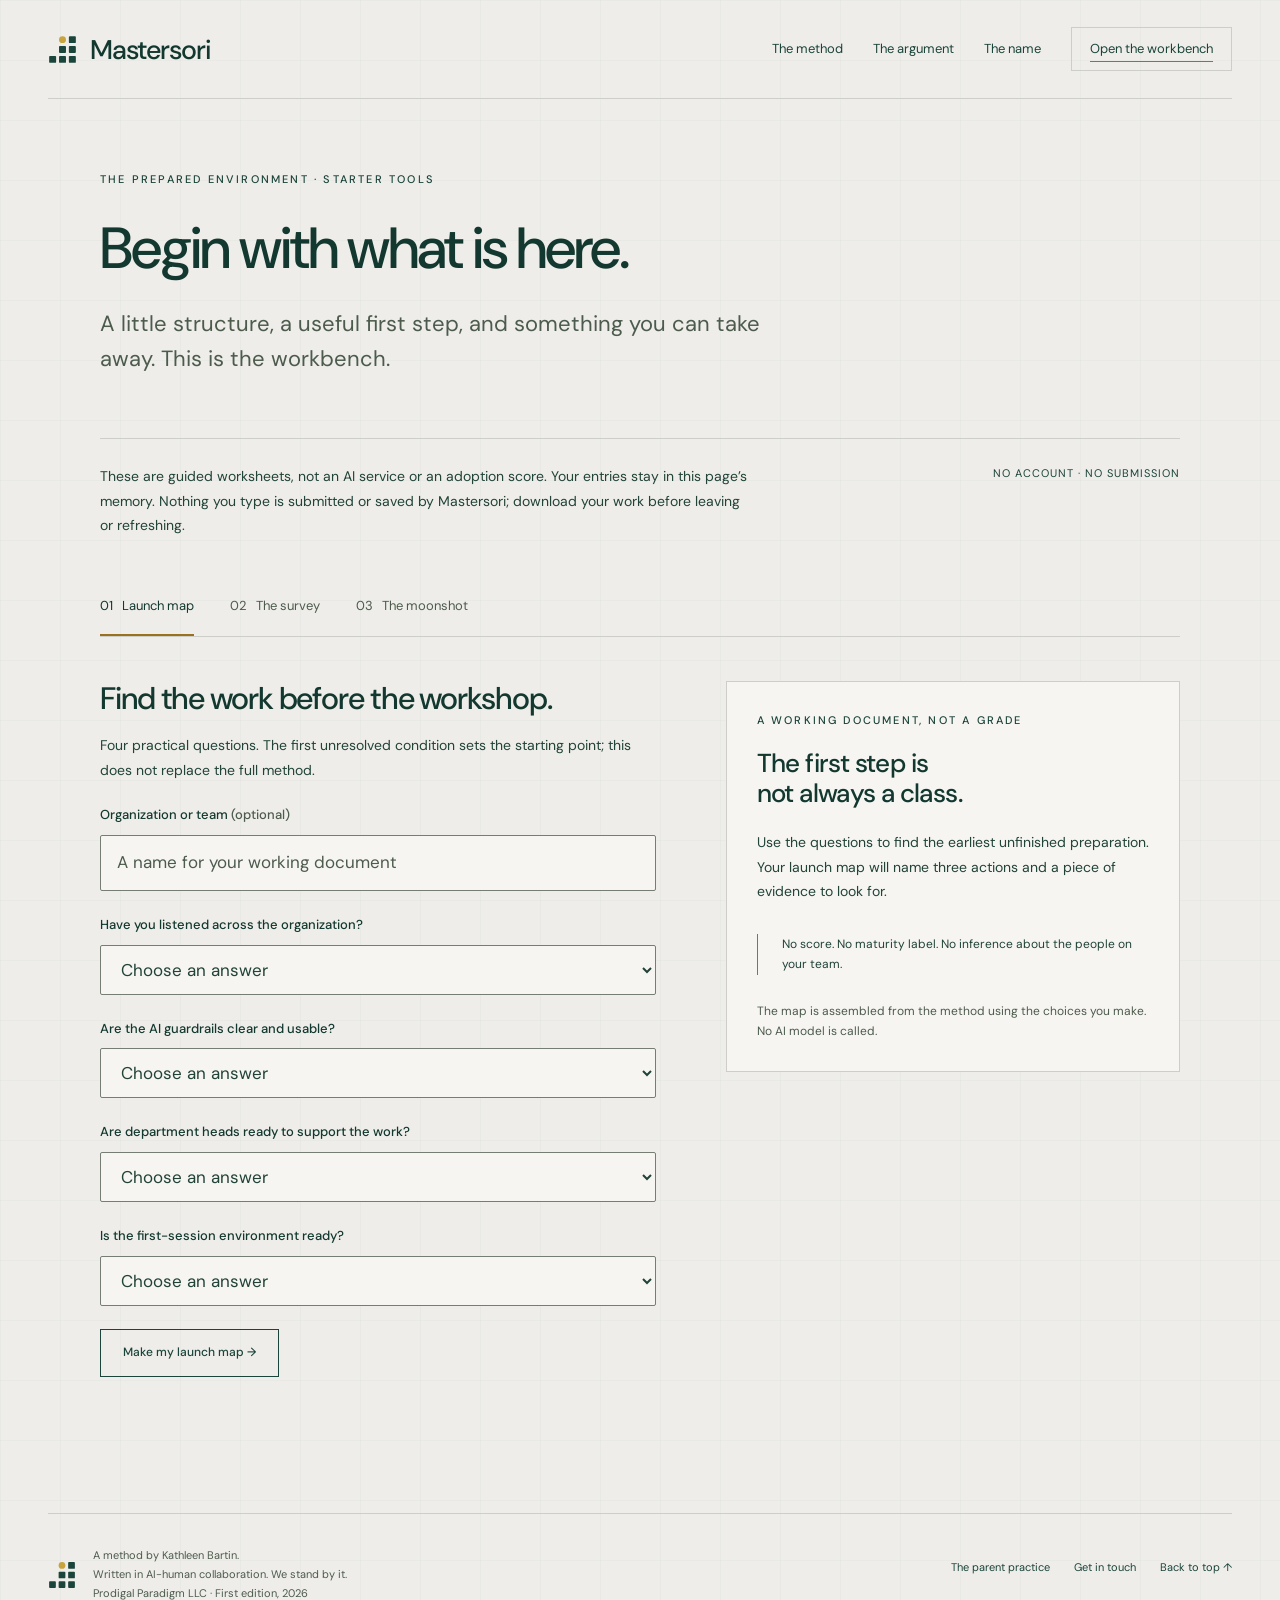
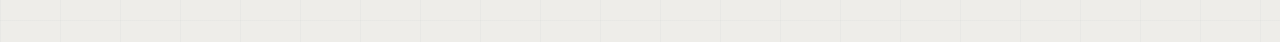
<file: workbench.html>
<!doctype html>
<html lang="en"><head>
<meta charset="utf-8">
<meta name="viewport" content="width=device-width, initial-scale=1">
<meta name="theme-color" content="#eeede9">
<title>The workbench · Mastersori</title>
<meta name="description" content="A practical starter set: build a launch map, take the ten-question survey, and write a moonshot story-spec. Everything stays in your browser.">
<meta name="author" content="Kathleen Bartin">
<link rel="canonical" href="https://mastersori.com/workbench.html">
<meta property="og:title" content="The workbench · Mastersori">
<meta property="og:description" content="A practical starter set: build a launch map, take the ten-question survey, and write a moonshot story-spec. Everything stays in your browser.">
<meta property="og:type" content="website">
<meta property="og:url" content="https://mastersori.com/workbench.html">
<meta property="og:site_name" content="Mastersori">
<meta property="og:image" content="https://mastersori.com/assets/og-card.png">
<meta property="og:image:width" content="1200">
<meta property="og:image:height" content="630">
<meta property="og:image:alt" content="Mastersori. The tools are here. Now let people touch them.">
<meta name="twitter:card" content="summary_large_image">
<meta name="twitter:image" content="https://mastersori.com/assets/og-card.png">
<link rel="icon" href="assets/logomark-simplified.svg" type="image/svg+xml">
<link rel="apple-touch-icon" href="assets/apple-touch-icon.png">
<link rel="preconnect" href="https://fonts.googleapis.com">
<link rel="preconnect" href="https://fonts.gstatic.com" crossorigin>
<link rel="stylesheet" href="https://fonts.googleapis.com/css2?family=DM+Sans:wght@400;500;600&amp;display=swap">
<link rel="stylesheet" href="styles.css?v=20261120c">
<script src="app.js?v=20261120c" defer></script>
<script type="application/ld+json">
{
  "@context": "https://schema.org",
  "@graph": [
    {
      "@type": "WebPage",
      "@id": "https://mastersori.com/workbench.html#page",
      "name": "The workbench - Mastersori",
      "url": "https://mastersori.com/workbench.html",
      "isPartOf": {
        "@id": "https://mastersori.com/#website"
      },
      "author": {
        "@id": "https://mastersori.com/#kathleen"
      },
      "inLanguage": "en"
    },
    {
      "@type": "Person",
      "@id": "https://mastersori.com/#kathleen",
      "name": "Kathleen Bartin",
      "jobTitle": "AI Adoption Strategist",
      "url": "https://www.prodigalparadigm.com/",
      "sameAs": [
        "https://www.prodigalparadigm.com/",
        "https://www.linkedin.com/in/kathleen-bartin"
      ],
      "worksFor": {
        "@id": "https://mastersori.com/#org"
      }
    },
    {
      "@type": "Organization",
      "@id": "https://mastersori.com/#org",
      "name": "Prodigal Paradigm LLC",
      "url": "https://www.prodigalparadigm.com/",
      "founder": {
        "@id": "https://mastersori.com/#kathleen"
      }
    },
    {
      "@type": "WebSite",
      "@id": "https://mastersori.com/#website",
      "name": "Mastersori",
      "alternateName": "The Mastersori Method",
      "url": "https://mastersori.com/",
      "publisher": {
        "@id": "https://mastersori.com/#org"
      },
      "author": {
        "@id": "https://mastersori.com/#kathleen"
      },
      "inLanguage": "en"
    }
  ]
}
</script>
</head>
<body id="top"><a class="skip" href="#main">Skip to content</a><header class="site-header"><a class="brand" href="index.html" aria-label="Mastersori home"><img src="assets/logomark.svg" width="29" height="29" alt=""><span class="brand-name">Mastersori</span></a><button class="menu-button" aria-expanded="false" aria-controls="main-nav" type="button">Menu</button><nav class="nav" id="main-nav" aria-label="Main navigation"><a href="method.html">The method</a><a href="argument.html">The argument</a><a href="dedication.html">The name</a><a href="workbench.html" aria-current="page">Open the workbench</a></nav></header>

<main id="main" class="wrap workspace"><header class="article-head tool-head"><p class="eyebrow">The prepared environment · Starter tools</p><h1>Begin with what is here.</h1><p class="lede">A little structure, a useful first step, and something you can take away. This is the workbench.</p></header><div class="tool-intro"><p>These are guided worksheets, not an AI service or an adoption score. Your entries stay in this page’s memory. Nothing you type is submitted or saved by Mastersori; download your work before leaving or refreshing.</p><span class="privacy-label">NO ACCOUNT · NO SUBMISSION</span></div><p class="script-note">The worksheets on this page are switched off until the page’s own script has loaded, so nothing you type can leave the page. If they stay switched off, you can still <a href="assets/mastersori-day-one-survey.md" download>download the day-one survey</a> or <a href="method.html">read the full method</a>.</p><noscript><style>.script-note{display:none}</style><p><a href="assets/mastersori-day-one-survey.md" download>Download the day-one survey</a> or <a href="method.html">read the full method</a> without JavaScript. Enable JavaScript for the launch map and story worksheet.</p><style>.tab-list,#panel-map,#panel-story{display:none!important}</style></noscript><div class="tab-list" role="tablist" aria-label="Starter tools"><button id="tab-map" role="tab" aria-selected="true" aria-controls="panel-map" type="button" data-tab="map">01 &nbsp; Launch map</button><button id="tab-survey" role="tab" aria-selected="false" aria-controls="panel-survey" tabindex="-1" type="button" data-tab="survey">02 &nbsp; The survey</button><button id="tab-story" role="tab" aria-selected="false" aria-controls="panel-story" tabindex="-1" type="button" data-tab="story">03 &nbsp; The moonshot</button></div>
<section id="panel-map" role="tabpanel" aria-labelledby="tab-map" tabindex="0"><div class="tool-grid"><div><h2>Find the work before the workshop.</h2><p>Four practical questions. The first unresolved condition sets the starting point; this does not replace the full method.</p><form id="launch-form" onsubmit="return false"><fieldset class="needs-script" disabled>
<div class="field"><label for="organization">Organization or team <span class="muted">(optional)</span></label><input id="organization" maxlength="100" placeholder="A name for your working document" autocomplete="organization"></div>
<div class="field"><label for="listening">Have you listened across the organization?</label><select id="listening"><option value="" selected>Choose an answer</option><option value="yes">Yes, people and department heads</option><option value="no">Not yet, or only informally</option><option value="unknown">I don’t know</option></select></div>
<div class="field"><label for="governance">Are the AI guardrails clear and usable?</label><select id="governance"><option value="" selected>Choose an answer</option><option value="yes">Yes, approved and understood</option><option value="no">Not yet, or not understood</option><option value="unknown">I don’t know</option></select></div>
<div class="field"><label for="leadership">Are department heads ready to support the work?</label><select id="leadership"><option value="" selected>Choose an answer</option><option value="yes">Yes, with a shared direction and timeline</option><option value="no">Not yet, or support is mixed</option><option value="unknown">I don’t know</option></select></div>
<div class="field"><label for="environment">Is the first-session environment ready?</label><select id="environment"><option value="" selected>Choose an answer</option><option value="yes">Yes, approved tools and connections tested</option><option value="no">Not yet, access or setup needs work</option><option value="unknown">I don’t know</option></select></div>
<button class="outline-button" type="submit">Make my launch map →</button><p class="status form-status" role="status"></p></fieldset></form></div><aside class="result-panel" id="launch-result" aria-live="polite"><p class="eyebrow">A working document, not a grade</p><h3>The first step is <br>not always a class.</h3><p>Use the questions to find the earliest unfinished preparation. Your launch map will name three actions and a piece of evidence to look for.</p><div class="note"><p class="small">No score. No maturity label. No inference about the people on your team.</p></div><p class="small muted panel-foot">The map is assembled from the method using the choices you make. No AI model is called.</p></aside></div></section>
<section id="panel-survey" role="tabpanel" aria-labelledby="tab-survey" tabindex="0" hidden><script type="application/json" id="survey-document">"# Mastersori: the day-one survey\n\nA proposed working template by Kathleen Bartin, Prodigal Paradigm LLC.\nFirst edition \u00b7 November 2026\n\n## The sponsor's answer\n\nBefore sending this survey, the sponsor completes and includes:\n\n1. What are we measuring, and why?\n\n   ____________________________________________\n\n2. Who will see named responses?\n\n   ____________________________________________\n\n3. Can these figures inform staffing decisions? (The method's position: they should not. Say yours.)\n\n   ____________________________________________\n\n4. When will identifiable responses be deleted?\n\n   ____________________________________________\n\nEstimates can be corrected by the person who gave them.\n\nIf the sponsor cannot rule out using identifiable time estimates for staffing decisions, I do not collect named hours for this exercise. A person may keep their own estimate private or skip the exercise.\n\n## Before you send it\n\nUse an organization-approved survey channel. Explain the purpose, whether responses are identifiable, who may see them, and how long they will be retained. Do not collect confidential examples or employee-sensitive information unnecessarily.\n\n## Ten questions\n\n1. Have you used an AI tool for work? If yes, how often?\n\n2. Would you like to use AI in your work? Why or why not?\n\n3. Which AI tools have you tried, at work or elsewhere?\n\n4. What part of your work has AI helped with?\n\n5. Where has AI disappointed you, failed, or made more work?\n\n6. Which recurring task would you change? About how long does one instance take now, including checking, and how often do you do it? An estimate or 'not sure' is fine.\n\n7. What concerns would you want addressed before using AI here?\n\n8. What access, permissions, or support would help you begin?\n\n9. What would make a first AI session genuinely useful to you?\n\n10. If this AI stuff turns out to be the crazy cool thing that actually does make work better, what is that moonshot project?\n\n## The facilitator's note\n\nThe first nine questions take the temperature. The tenth plants a seed. Return to the moonshot after the first hands-on session. Treat pro, resistant, and already-enabled as working observations, not permanent labels for people. Meet department heads separately and compare the two maps.\n\n## Status\n\nThis is a starter template, not a validated assessment or the final wording of a previously administered survey.\n\nSource: https://mastersori.com/workbench.html\n"</script><div class="tool-grid"><div><h2>The survey that plants a seed.</h2><p>A proposed ten-question template based on the method. Adapt the wording to your organization, and tell people how their answers will be used before you collect them.</p><p class="survey-actions"><a class="text-link download-survey" href="assets/mastersori-day-one-survey.md" download>Download the survey <svg viewBox="0 0 24 24" aria-hidden="true"><path d="M4 12h15m-6-6 6 6-6 6"/></svg></a><button class="plain-button copy-survey" type="button">Copy text</button><span class="status" role="status"></span></p><div class="note sponsor-block"><p class="small"><strong>Before sending this survey, the sponsor completes and includes:</strong></p><ol class="small"><li>What are we measuring, and why?</li><li>Who will see named responses?</li><li>Can these figures inform staffing decisions? (The method’s position: they should not. Say yours.)</li><li>When will identifiable responses be deleted?</li></ol><p class="small">Estimates can be corrected by the person who gave them.</p><p class="small">If the sponsor cannot rule out using identifiable time estimates for staffing decisions, I do not collect named hours for this exercise. A person may keep their own estimate private or skip the exercise.</p></div><ol class="survey-list"><li>Have you used an AI tool for work? If yes, how often?</li><li>Would you like to use AI in your work? Why or why not?</li><li>Which AI tools have you tried, at work or elsewhere?</li><li>What part of your work has AI helped with?</li><li>Where has AI disappointed you, failed, or made more work?</li><li>Which recurring task would you change? About how long does one instance take now, including checking, and how often do you do it? An estimate or ‘not sure’ is fine.</li><li>What concerns would you want addressed before using AI here?</li><li>What access, permissions, or support would help you begin?</li><li>What would make a first AI session genuinely useful to you?</li><li>If this AI stuff turns out to be the crazy cool thing that actually does make work better, what is that moonshot project?</li></ol></div><aside class="result-panel"><p class="eyebrow">Take it into the organization</p><h3>Nine take the temperature. <br>One opens a door.</h3><p>The moonshot is not a throwaway closer. Return to it after the first session, when people have made something useful and can imagine more.</p><p class="survey-actions"><a class="text-link download-survey" href="assets/mastersori-day-one-survey.md" download>Download the survey <svg viewBox="0 0 24 24" aria-hidden="true"><path d="M4 12h15m-6-6 6 6-6 6"/></svg></a><button class="plain-button copy-survey" type="button">Copy text</button><span class="status" role="status"></span></p><div class="note"><p class="small">This page does not collect responses. Use an organization-approved survey channel, explain whether answers are identifiable, and agree who may see them.</p></div><p class="small muted panel-foot">Markdown document · Editable · No sign-up</p></aside></div></section>
<section id="panel-story" role="tabpanel" aria-labelledby="tab-story" tabindex="0" hidden><div class="tool-grid"><div><h2>Write it like a short story.</h2><p>Start on paper if you can. When you are ready, use this space to turn the story into a working brief. Keep confidential information out of practice exercises.</p><form id="story-form" onsubmit="return false"><fieldset class="needs-script" disabled><div class="field"><label for="story-title">Give the moonshot a working title</label><input id="story-title" maxlength="150" placeholder="The project that has been waiting"></div><div class="field"><label for="story-beginning">The beginning: where are you now?</label><span class="hint" id="hint-beginning">Who is doing the work? What is difficult? What do they have to work with?</span><textarea id="story-beginning" aria-describedby="hint-beginning" maxlength="10000" placeholder="Today, the person doing this work…"></textarea></div><div class="field"><label for="story-middle">The middle: walk the path.</label><span class="hint" id="hint-middle">Name the steps, the decisions, the inputs, and the places a human must check.</span><textarea id="story-middle" aria-describedby="hint-middle" maxlength="15000" placeholder="First… Then… When this happens…"></textarea></div><div class="field"><label for="story-end">The end: what does accomplished look like?</label><span class="hint" id="hint-end">Describe an observable result, not just “better” or “faster.”</span><textarea id="story-end" aria-describedby="hint-end" maxlength="10000" placeholder="I will know this worked when…"></textarea></div><div class="field"><label for="story-test">The reader test: what could be misunderstood?</label><span class="hint" id="hint-test">Would someone who does not know the story get to the same place?</span><textarea id="story-test" aria-describedby="hint-test" maxlength="10000" placeholder="The missing detail, exception, or assumption is…"></textarea></div><button class="outline-button" type="submit">Make my story brief →</button></fieldset></form></div><aside class="result-panel" id="story-result" aria-live="polite"><p class="eyebrow">Thinking before prompting</p><h3>Beginning. <br>Middle. <br>End.</h3><p>You are giving an agent a story to follow from point A to point B. The detail is not extra. The detail is the instruction.</p><div class="note"><p class="small">This tool formats what you write. It does not validate feasibility, complete missing details, or send your story to an AI.</p></div><p class="small muted panel-foot">You can export an unfinished draft. Unwritten sections stay visibly marked as open questions.</p></aside></div></section></main>
<footer class="site-footer"><div class="footer-left"><img src="assets/logomark.svg" width="28" height="28" alt="" aria-hidden="true"><p>A method by Kathleen Bartin. <br>Written in AI-human collaboration. We stand by it. <br>Prodigal Paradigm LLC · First edition, 2026</p></div><nav class="footer-links" aria-label="Footer navigation"><a href="https://www.prodigalparadigm.com">The parent practice</a><a href="mailto:kathleen@prodigalparadigm.com?subject=Mastersori%20conversation">Get in touch</a><a href="#top">Back to top ↑</a></nav></footer><!-- LOOKS counter: stores nothing but a count. No cookies, no storage, no third-party script.
     Silent on any failure - a counter must never break or slow the page it counts. -->
<script>try{navigator.sendBeacon&&navigator.sendBeacon("https://mhzitp8tad.execute-api.us-east-1.amazonaws.com/look?p="+encodeURIComponent(location.pathname))}catch(e){}</script>
</body></html>
</file>
<file: styles.css>
:root{--paper:#eeede9;--ink:#12382f;--body:#214338;--muted:#4c5b4c;--green:#1b443a;--gold:#795516;--rule:#997120;--line:#cdcec7;--surface:#f6f5f2;--prepare:#f2d9d3;--begin:#f5e2c6;--continue:#dbe7d3;--running:#234f3d;--brick:#8a3a2c;--on-brick:#f7f1ea;--field-border:#767e73;--sans:'DM Sans',Arial,sans-serif;--display:var(--sans)}
*{box-sizing:border-box}
html{scroll-behavior:smooth;scroll-padding-top:28px}
body{margin:0;background:var(--paper);color:var(--body);font-family:var(--sans);font-size:16px;line-height:1.75;background-image:linear-gradient(rgba(18,56,47,.025) 1px,transparent 1px),linear-gradient(90deg,rgba(18,56,47,.025) 1px,transparent 1px);background-size:60px 60px}
::selection{background:#d9bb65;color:var(--ink)}
a{color:var(--green);text-underline-offset:5px}
a:hover{color:var(--gold)}
button,input,select,textarea{font:inherit}
button,a,input,select,textarea,summary{-webkit-tap-highlight-color:transparent}
:focus-visible{outline:2px solid var(--rule);outline-offset:4px}
button{cursor:pointer}
[hidden]{display:none!important}
img{max-width:100%;height:auto}
h1,h2,h3,h4{font-family:var(--display);font-weight:500;color:var(--ink);line-height:1.16;margin:0 0 24px}
h1{font-size:58px;letter-spacing:-2px}
h2{font-size:40px;letter-spacing:-1.1px}
h3{font-size:27px;letter-spacing:-.6px}
p{margin:0 0 22px}
.wrap{width:min(1080px,calc(100% - 96px));margin-inline:auto}
.site-header{width:min(1280px,calc(100% - 96px));margin:auto;padding:27px 0;display:flex;align-items:center;justify-content:space-between;gap:32px;border-bottom:1px solid var(--line)}
.brand{display:flex;align-items:center;gap:13px;text-decoration:none;color:var(--ink)}
.brand img{width:29px;height:29px}
.brand-name{font:500 27px/1 var(--display);letter-spacing:-1px}
.nav{display:flex;align-items:center;gap:30px}
.nav a{font-size:13px;text-decoration:none;min-height:44px;display:flex;align-items:center;white-space:nowrap}
.nav a[aria-current=page]{text-decoration:underline;text-decoration-color:var(--rule);text-underline-offset:8px}
.nav a:last-child{border:1px solid var(--line);padding:0 18px}
.menu-button{display:none;color:var(--ink);background:none;border:1px solid var(--line);padding:9px 14px;min-height:44px}
.eyebrow{font:500 11px/1.6 var(--sans);text-transform:uppercase;letter-spacing:2.2px;color:var(--green);margin:0 0 26px}
.muted{color:var(--muted)}
.small{font-size:13px;line-height:1.7}
.gold{color:var(--gold)}
.hero{text-align:center;max-width:1100px;margin:auto;padding:83px 24px 57px}
.hero h1{font-size:66px;line-height:1.12;letter-spacing:-2.8px}
.turn{font-style:normal;color:var(--gold);display:block;margin-top:9px}
.lede{font:400 21px/1.6 var(--sans);color:var(--muted);max-width:650px;margin:28px auto}
.hero-actions{display:flex;justify-content:center;gap:36px;align-items:center;margin:32px 0 22px}
.text-link{font-size:12px;font-weight:500;letter-spacing:1.1px;text-transform:uppercase;text-decoration:none;display:inline-flex;align-items:center;gap:18px;min-height:44px}
.text-link svg{width:18px;height:18px;stroke:currentColor;stroke-width:1.5;fill:none}
.hero-actions .text-link:first-child{border-bottom:1px solid var(--ink)}
.hero-foot{font-size:11px;color:var(--muted);letter-spacing:.5px}
.section{padding:88px 0;border-top:1px solid var(--line)}
.intro-grid{display:grid;grid-template-columns:1fr 1.2fr;gap:96px}
.intro-grid h2{font-size:42px}
.prose p{max-width:65ch}
.quote{font:500 25px/1.5 var(--display);letter-spacing:-.5px;color:var(--gold)}
.note{border-left:1px solid var(--rule);padding:0 0 0 24px;margin:30px 0 0}
.section-top{display:flex;justify-content:space-between;align-items:end;gap:32px;margin-bottom:40px}
.section-top h2{margin-bottom:0;max-width:680px}
.movements{display:grid;grid-template-columns:repeat(3,1fr);gap:44px}
.movement{padding:24px 24px 26px;border-top:1px solid var(--line)}
.m-prepare{--tint:var(--prepare)}.m-begin{--tint:var(--begin)}.m-continue{--tint:var(--continue)}.m-running{--tint:var(--running)}
.movement[class*="m-"]{background:var(--tint)}
.movement[class*="m-"] .small{color:var(--body)}
.number{font:500 12px/1 var(--sans);color:var(--gold);display:block;margin-bottom:22px}
.movement p{font-size:14px}
.movement h3{font-size:27px;margin-bottom:17px}
.movement .small{font-size:11px;text-transform:uppercase;letter-spacing:1.4px;color:var(--muted)}
.receipt{display:grid;grid-template-columns:.8fr 1.2fr;gap:80px;padding:50px 0;border-top:1px solid var(--line);border-bottom:1px solid var(--line)}
.receipt-number{font:500 84px/1 var(--display);letter-spacing:-4px;color:var(--ink);margin-bottom:12px}
html{overflow-x:hidden}body{overflow-x:clip}.no-rule{border-top:0}.rule{border:0;border-top:1px solid var(--line);margin:0}.panel-foot{margin-top:26px}.receipt-statement{font:500 40px/1.16 var(--display);letter-spacing:-1.1px;color:var(--ink);margin:0}.receipt p:last-child{margin-bottom:0}
.name-equation{font:500 36px/1.25 var(--display);letter-spacing:-1px;color:var(--ink);margin:30px 0}
.name-equation span{font-size:26px;color:var(--muted);padding:0 13px}
.closing{text-align:center;padding:88px 0 100px;max-width:700px;margin:auto}
.closing p{max-width:520px;margin:24px auto}
.site-footer{width:min(1280px,calc(100% - 96px));border-top:1px solid var(--line);padding:32px 0 38px;margin:auto;display:flex;justify-content:space-between;gap:32px;align-items:start;font-size:11px;color:var(--muted)}
.footer-left{display:flex;gap:17px;align-items:center}
.footer-left img{width:28px}
.footer-left p{margin:0}
.footer-links{display:flex;gap:24px;flex-wrap:wrap}
.footer-links a{text-decoration:none;min-height:44px;display:inline-flex;align-items:center}
.skip{position:absolute;left:16px;top:-100px;background:var(--paper);padding:12px;z-index:10}
.skip:focus{top:12px}
html:not(.js) .menu-button{display:none}
.article-head{padding:72px 0 54px;max-width:850px}
.article-head .lede{margin:24px 0;max-width:700px;font-size:22px}
.back{font-size:11px;letter-spacing:1.1px;text-transform:uppercase;text-decoration:none;display:inline-block;margin-bottom:38px}
.article-layout{display:grid;grid-template-columns:200px minmax(0,1fr);gap:70px;padding-bottom:88px}
.contents{font-size:12px;border-top:1px solid var(--line);padding-top:22px}
.contents .eyebrow{font-size:11px}
.contents a{display:block;text-decoration:none;padding:8px 0}
.contents ol{padding:0;list-style:none;margin:0}
.contents .small{font-size:11px;margin-top:24px}
.article-body h2{font-size:32px;margin-top:52px}
.article-body>h2:first-child{margin-top:0}
.stage{border-top:1px solid var(--line)}
.stage:last-of-type{border-bottom:1px solid var(--line)}
.stage summary{list-style:none;display:grid;grid-template-columns:35px 1fr 20px;gap:15px;align-items:baseline;padding:25px 0;cursor:pointer}
.stage summary::-webkit-details-marker{display:none}
.stage[class*="m-"]{background:var(--tint);margin-inline:-18px;padding-inline:18px}
.arc-key{display:flex;flex-wrap:wrap;gap:10px;margin:22px 0 0}
.arc-key .key{background:var(--tint);font-size:11px;letter-spacing:1.2px;text-transform:uppercase;color:var(--ink);padding:7px 12px}
.stage summary .stage-name{font:500 25px/1.3 var(--display);letter-spacing:-.6px;color:var(--ink)}
.stage summary .stage-number{font-size:11px;color:var(--gold)}
.stage summary .symbol{font-size:23px;font-weight:400;color:var(--green)}
.stage .symbol:before{content:'+'}
.stage[open] .symbol:before{content:'−'}
.stage-content{padding:0 20px 30px 50px;font-size:15px}
.stage-content ul,.article-body ul{padding-left:20px}
.stage-content li{margin:9px 0}
.stage-content .quote{font-size:23px}
.output{font-size:12px;color:var(--green);border-left:1px solid var(--rule);padding-left:16px;margin-top:24px}
.stage-sub{font-weight:500;color:var(--ink)}.group-label{margin:46px 0 14px}
.section-lede{font-size:19px;line-height:1.5;color:var(--muted);margin-top:-8px}
.passage{margin:34px 0 0;padding:4px 0 4px 26px;border-left:1px solid var(--gold)}
.passage h3{font-size:23px;margin-bottom:16px}
.passage p:last-child{margin-bottom:0}
.passage.emphasis{margin:32px 0 36px;border-left-width:2px}
.passage+details.stage{margin-top:38px}
.passage ol li{padding-left:4px;margin:6px 0}
.passage ol li::marker{color:var(--gold)}.stage-content ol,.article-body ol{padding-left:22px}.stage-content ol li{padding-left:4px}.never-list li{margin:14px 0;padding-left:6px}
.roi-block{background:#f6f5f2;margin:52px 0 0;padding:32px}
.article-body .roi-block h2{margin-top:0}
.roi-block h2{color:#12382f}.roi-block p,.roi-block strong{color:#214338}.roi-block .section-lede{color:#4c5b4c}
.roi-block .section-lede::after{content:"";display:block;width:64px;height:1px;background:#c39a3c;margin-top:22px}
.roi-block p:last-child{margin-bottom:0}
.running-block{background:var(--running);margin:52px -18px 0;padding:34px 30px 22px}
.article-body .running-block h2{margin-top:0}
.running-block,.running-block h2,.running-block p,.running-block li,.running-block strong,.running-block .stage summary .stage-name,.running-block .stage summary .symbol{color:var(--on-brick)}
.running-block .quote,.running-block .stage summary .stage-number,.running-block li::marker{color:#e9cc8f}
.running-block .stage{border-color:rgba(247,241,234,.28)}
.running-block a{color:var(--on-brick)}
.arc-key .key.m-running{color:var(--on-brick)}
.running-block .stage[class*="m-"]{background:none;margin-inline:0;padding-inline:0}
.never-block{background:var(--brick);margin:34px -18px 0;padding:34px 30px 32px}
.never-block h2,.never-block li,.never-block p{color:var(--on-brick)}
.article-body .never-block h2{margin-top:0}
.never-block p:last-child{margin-bottom:0}.never-list li::marker,.stage-content ol li::marker{color:var(--gold)}
.never-block .never-list li::marker{color:#f0c9a6}
.running-block .stage-content ol li::marker{color:#e9cc8f}.contents-label{font-size:11px;text-transform:uppercase;letter-spacing:1.8px;color:var(--muted);margin:20px 0 6px}.editor-note ul{padding-left:20px}.editor-note li{margin:9px 0}.running-line{margin:34px 0 0;max-width:70ch}.plain-button{border:0;background:none;color:var(--green);text-decoration:underline;text-underline-offset:5px;font-size:12px;padding:10px 0;min-height:44px}
.stage-tools{display:flex;justify-content:space-between;align-items:center;margin-bottom:14px}
.stage-tools p{margin:0}
.editor-note{padding:26px 30px;border:1px solid var(--line);margin-top:42px;font-size:13px}
.editor-note h3{font-size:23px;margin-bottom:14px}
.editor-note p:last-child{margin:0}
.dedication-lede{font-size:24px!important}
.person{padding:42px 0;border-top:1px solid var(--line)}
.person h2{margin:0 0 12px}
.person .dates{font-size:11px;letter-spacing:2px;color:var(--muted)}
.sources-inline{font-size:12px}
.principle{font:500 24px/1.5 var(--display);letter-spacing:-.4px;color:var(--gold);margin-top:30px}
.tool-head{padding-bottom:38px}
.tool-intro{display:flex;justify-content:space-between;gap:45px;align-items:start;padding:25px 0;border-top:1px solid var(--line)}
.tool-intro p{max-width:650px;font-size:14px;margin:0}
.privacy-label{font-size:11px;letter-spacing:1px;white-space:nowrap;color:var(--green)}
.tab-list{display:flex;gap:36px;border-bottom:1px solid var(--line);margin:15px 0 44px}
.tab-list button{border:0;border-bottom:2px solid transparent;background:none;color:var(--muted);padding:17px 0;font-size:13px;min-height:52px}
.tab-list button[aria-selected=true]{color:var(--ink);border-bottom-color:var(--rule)}
.tool-grid{display:grid;grid-template-columns:1.1fr .9fr;gap:70px;align-items:start}
.tool-grid h2{font-size:31px;margin-bottom:16px}
.tool-grid p{font-size:14px}
.field{margin-bottom:23px}
.field label{display:block;font-size:13px;font-weight:500;color:var(--ink);margin-bottom:8px}
.field .hint{display:block;font-size:12px;color:var(--muted);margin-bottom:10px}
input,select,textarea{width:100%;padding:12px 16px;background:var(--surface);color:var(--body);border:1px solid var(--field-border);border-radius:2px;font-size:1.0625rem;min-height:48px}
textarea{resize:vertical;min-height:110px;line-height:1.6}
input::placeholder,textarea::placeholder{color:var(--muted)}
.outline-button{border:1px solid var(--green);background:transparent;color:var(--green);min-height:48px;padding:11px 22px;font-size:12px;font-weight:500}
.outline-button:hover{border-color:var(--gold);color:var(--gold)}
.actions{display:flex;gap:24px;align-items:center;flex-wrap:wrap;margin-top:24px}
.result-panel{background:var(--surface);border:1px solid var(--line);padding:30px;min-width:0;overflow-wrap:anywhere}
.result-panel .eyebrow{font-size:11px;margin-bottom:18px}
.result-panel h3{font-size:26px;margin-bottom:22px}
.result-panel ol{padding-left:22px}
.result-panel li{padding-left:7px;margin-bottom:22px;font-size:14px}
.result-panel li::marker{color:var(--gold);font-family:var(--sans)}
.result-panel strong{color:var(--ink);font-weight:500}
.result-panel .small{font-size:12px}
.result-panel p:last-child{margin-bottom:0}
.status{font-size:12px;color:var(--green);margin-top:16px;min-height:20px}
.survey-list{counter-reset:survey;list-style:none;padding:0;margin:20px 0 0}
.survey-list li{counter-increment:survey;position:relative;padding:18px 0 18px 35px;border-top:1px solid var(--line);font-size:15px}
.survey-list li:before{content:counter(survey,decimal-leading-zero);position:absolute;left:0;top:20px;color:var(--gold);font-size:11px}
.survey-list li:last-child{font-family:var(--display);font-weight:500;font-size:22px;line-height:1.5;color:var(--ink);padding-top:24px;padding-bottom:24px}
.workspace{padding-bottom:80px}
.worksheet-preview{white-space:pre-wrap;font-size:13px;line-height:1.7;overflow-wrap:anywhere}
noscript p{padding:20px;border:1px solid var(--line)}
@media(min-width:1600px){.hero{padding-top:100px;padding-bottom:75px}}
@media(max-width:900px){.wrap{width:calc(100% - 64px)}.site-header,.site-footer{width:calc(100% - 64px)}.nav{gap:20px}.hero h1{font-size:55px;letter-spacing:-2px}.intro-grid{gap:45px}.article-layout{grid-template-columns:150px minmax(0,1fr);gap:35px}.tool-grid{gap:35px}.movements{gap:26px}.receipt{gap:45px}.tool-intro{gap:30px}}
@media(max-width:640px){.wrap,.site-header,.site-footer{width:calc(100% - 40px)}.site-header{padding:19px 0;flex-wrap:wrap;gap:15px}.brand-name{font-size:25px}.brand img{width:26px;height:26px}.menu-button{display:block}.nav{display:flex;flex-wrap:wrap;width:100%;gap:5px 24px}.js .nav{display:none}.js .nav.is-open{display:flex}.nav a{font-size:12px}.nav a:last-child{padding:0;border:0}.hero{padding:58px 18px 45px}.hero h1{font-size:42px;letter-spacing:-1.7px;line-height:1.12}.hero .eyebrow{font-size:11px;letter-spacing:1.7px}.lede{font-size:19px;margin:25px auto}.hero-actions{gap:20px;flex-wrap:wrap;margin-top:28px}.text-link{font-size:12px;letter-spacing:1px;gap:10px}.hero-foot{font-size:11px}.section{padding:55px 0}.intro-grid,.receipt,.tool-grid{grid-template-columns:1fr;gap:28px}.intro-grid h2,h2{font-size:34px}.intro-grid h2{margin-bottom:0}.quote{font-size:23px}.section-top{display:block;margin-bottom:28px}.section-top .text-link{margin-top:15px}.movements{grid-template-columns:1fr;gap:18px}.movement{padding:20px 18px 22px}.stage[class*="m-"]{margin-inline:-10px;padding-inline:10px}.roi-block{margin:44px 0 0;padding:24px}.running-block{margin:44px -10px 0;padding:26px 18px 14px}.never-block{margin:26px -10px 0;padding:26px 18px 24px}.movement h3{font-size:27px}.movement .number{margin-bottom:16px}.movement p{font-size:15px}.receipt{padding:35px 0;gap:22px}.receipt-number{font-size:70px}.receipt-statement{font-size:32px}.name-equation{font-size:31px}.name-equation span{padding:0 7px;font-size:22px}.closing{padding:56px 0 65px}.closing h2{font-size:34px}.site-footer{flex-direction:column;gap:13px;padding:26px 0}.footer-links{gap:17px}.article-head{padding:44px 0 34px}h1{font-size:40px;letter-spacing:-1.5px}.article-head .lede{font-size:20px}.article-layout{display:block;padding-bottom:55px}.contents{margin-bottom:32px}.contents ol{columns:2;column-gap:18px}.contents ol.single{columns:1}.contents a{font-size:11px}.contents .small{margin-top:15px}.article-body h2{font-size:29px}.stage summary{grid-template-columns:24px 1fr 18px;gap:9px;padding:23px 0}.stage summary .stage-name{font-size:23px}.stage-content{padding:0 0 25px 33px}.stage-content p{font-size:14px}.stage-content .quote{font-size:22px}.editor-note{padding:22px}.dedication-lede{font-size:21px!important}.person{padding:30px 0}.tool-intro{display:block}.privacy-label{display:block;margin-top:14px}.tab-list{gap:22px;margin-bottom:30px}.tab-list button{font-size:12px}.tool-grid h2{font-size:28px}.result-panel{padding:24px}.tool-grid{gap:38px}.workspace{padding-bottom:55px}.back{margin-bottom:26px}}
@media(prefers-reduced-motion:reduce){html{scroll-behavior:auto}*{transition:none!important;animation:none!important}}






/* Workbench: worksheets are inert until the page script has attached its handlers. */
fieldset.needs-script{border:0;padding:0;margin:0;min-width:0}
fieldset.needs-script:disabled{opacity:.55}
.script-note{border:1px solid var(--line);padding:16px 20px;font-size:14px;margin:0 0 28px}
.js-ready .script-note{display:none}
.copy-survey{display:none}
.js-ready .copy-survey{display:inline-block}
.survey-actions{display:flex;flex-wrap:wrap;align-items:center;gap:8px 22px;margin:0 0 22px}
.survey-actions .status{font-size:13px;color:var(--muted)}
.sponsor-block{margin:0 0 26px}
.sponsor-block ol{padding-left:20px;margin:8px 0}
.sponsor-block li{margin:5px 0}
.form-status{margin-top:14px}

/* Argument page: each illustration sits behind the passage it describes, as a watermark. */
.marked{position:relative}
.marked>*{position:relative;z-index:1}
.marked>.watermark{position:absolute;z-index:0;pointer-events:none;user-select:none;max-width:none;height:auto;left:50%;transform:translateX(-50%)}
.marked>.watermark-machine{top:150px;width:175%;transform:translateX(-50%) rotate(22deg);transform-origin:50% 50%}
.marked>.watermark-time{top:152px;width:92%;left:-9%;transform:none}
.marked>.watermark-work{top:40px;width:128%}
/* On tablets and phones the watermark is clipped inside its own section, bleeding only to the page gutter, so the page is never wider than the screen. */
@media(max-width:1180px){.marked{overflow:hidden;margin-inline:-48px;padding-inline:48px}}
@media(max-width:900px){.marked{margin-inline:-32px;padding-inline:32px}}
@media(max-width:640px){.marked{margin-inline:-20px;padding-inline:20px}
.marked>.watermark-machine{width:200%;top:200px}
.marked>.watermark-time{width:110%;top:170px;left:-10%}
.marked>.watermark-work{width:150%;top:70px}}
/* Home: the whole phase card is the link to its first step. */
.movement{position:relative}
.card-link{color:inherit;text-decoration:none}
.card-link::after{content:"";position:absolute;inset:0}
.card-link:hover,.card-link:focus-visible{text-decoration:underline;text-underline-offset:5px;text-decoration-thickness:1px}
.orient-link{margin:0 0 6px}

/* Focus ring on the dark blocks: the light-paper ring disappears there. */
.running-block :focus-visible,.never-block :focus-visible{outline-color:#e5d097}
/* Tap targets: bigger hit areas without enlarging what is drawn. */
.brand{min-height:44px}
/* Method contents: a plain list on wide screens, a disclosure on phones. */
.contents-disclosure>summary{display:none}
.contents .start-thesis{display:none}
@media(max-width:640px){
.contents a{min-height:44px;display:flex;align-items:center;padding:0}
.contents .start-thesis{display:inline-flex;font-size:12px}
.contents-disclosure>summary{display:flex;align-items:center;min-height:44px;cursor:pointer;font-size:13px;font-weight:500;color:var(--ink);list-style:none;border-top:1px solid var(--line);border-bottom:1px solid var(--line);margin-top:6px}
.contents-disclosure>summary::-webkit-details-marker{display:none}
.contents-disclosure>summary::after{content:"+";margin-left:auto;font-size:20px;font-weight:400;color:var(--green)}
.contents-disclosure[open]>summary::after{content:"-"}
.contents-disclosure[open]>summary{margin-bottom:10px}
}

/* Workbench: a result that no longer matches the form is marked, and its download is withheld. */
.result-panel.is-stale>*:not(.stale-note){opacity:.45}
.result-panel.is-stale #download-map{display:none}
.stale-note{font-size:14px;font-weight:500;color:var(--ink);border-left:2px solid var(--rule);padding-left:12px;margin:0 0 18px}
.result-panel h3:focus{outline:none}
</file>
